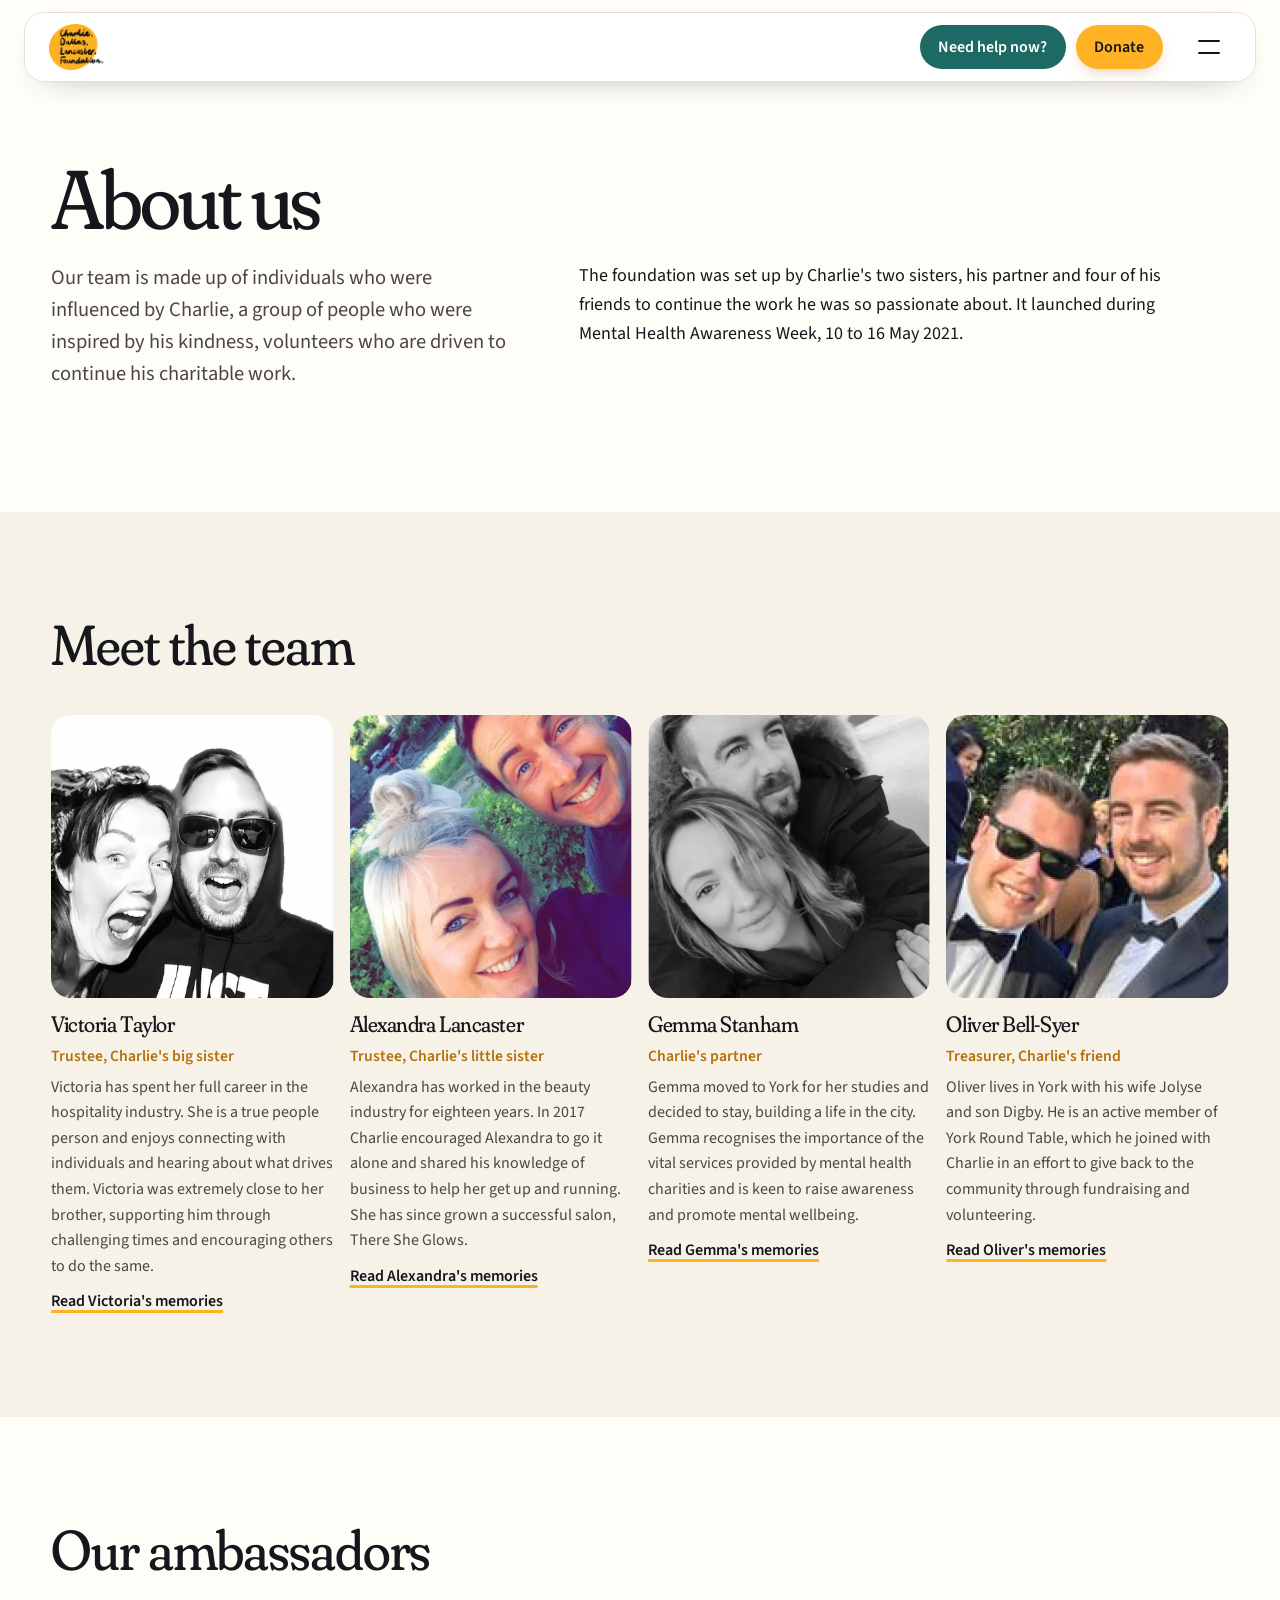
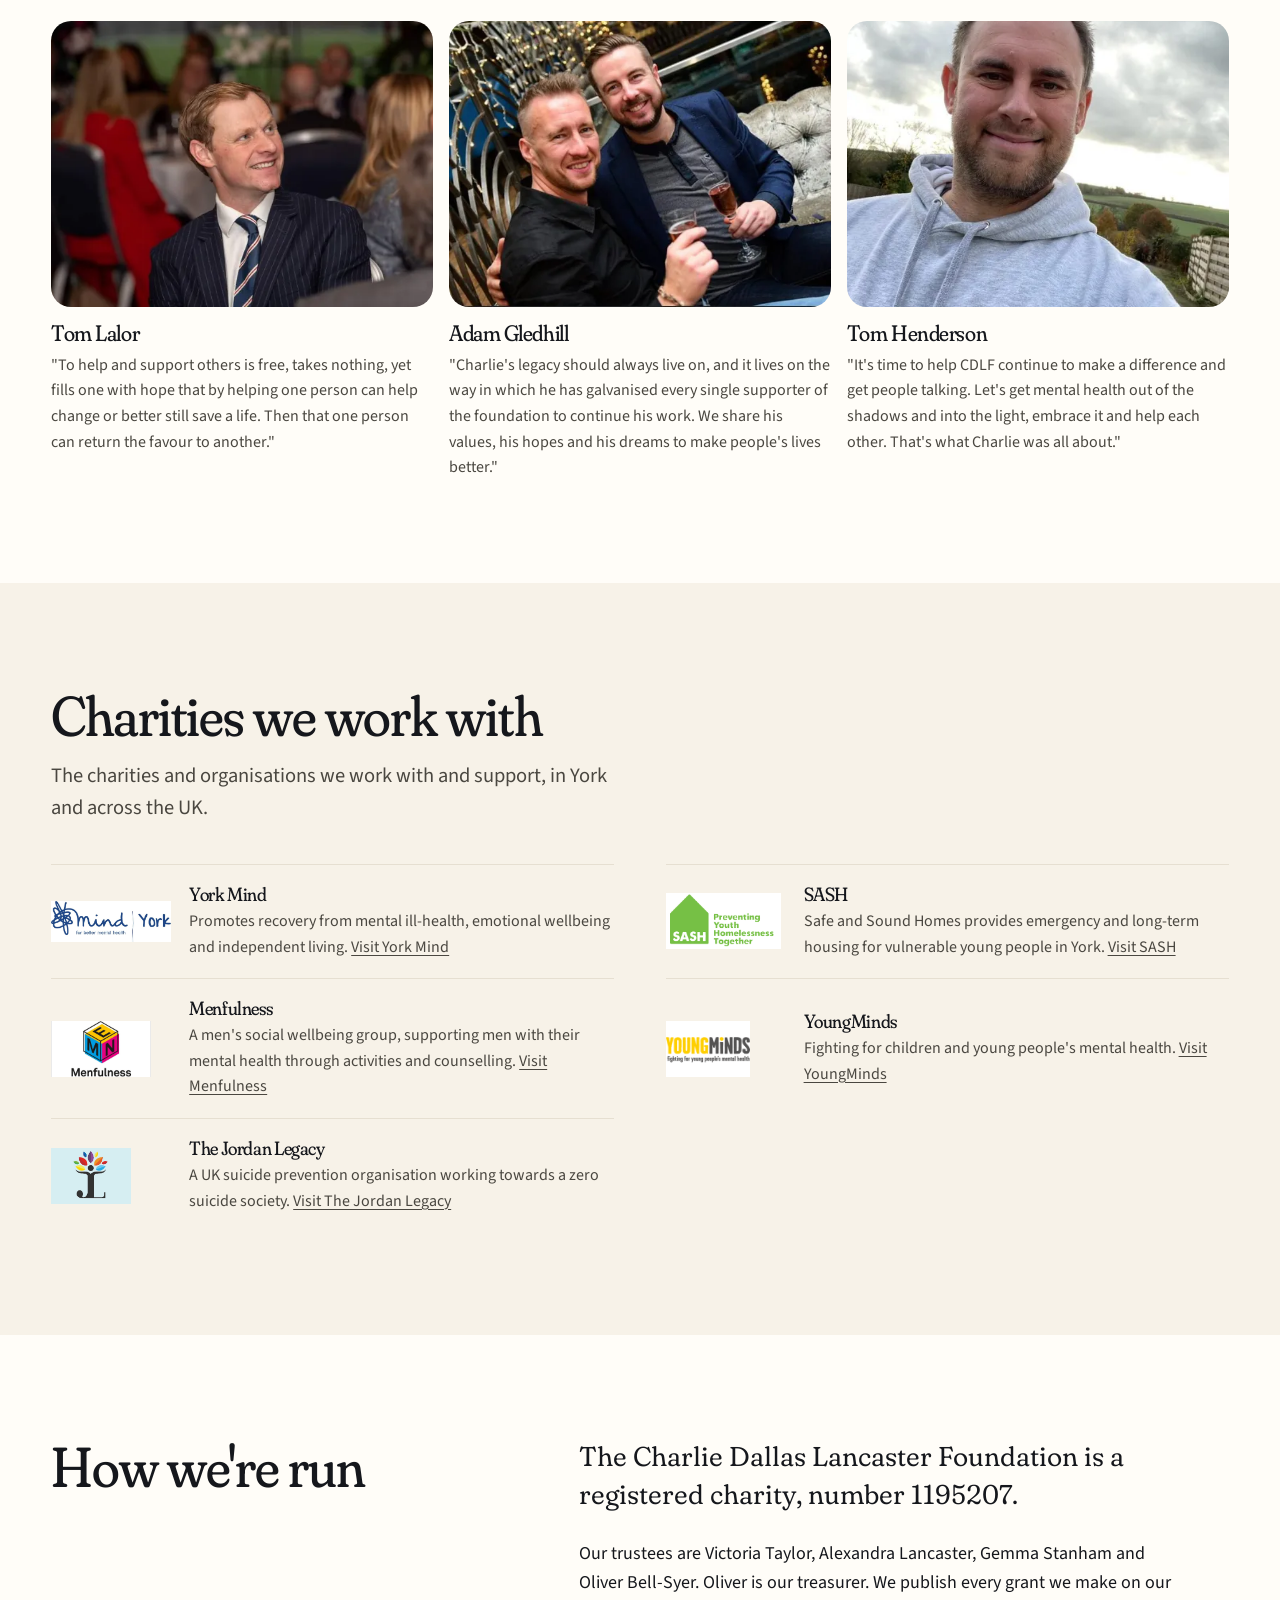
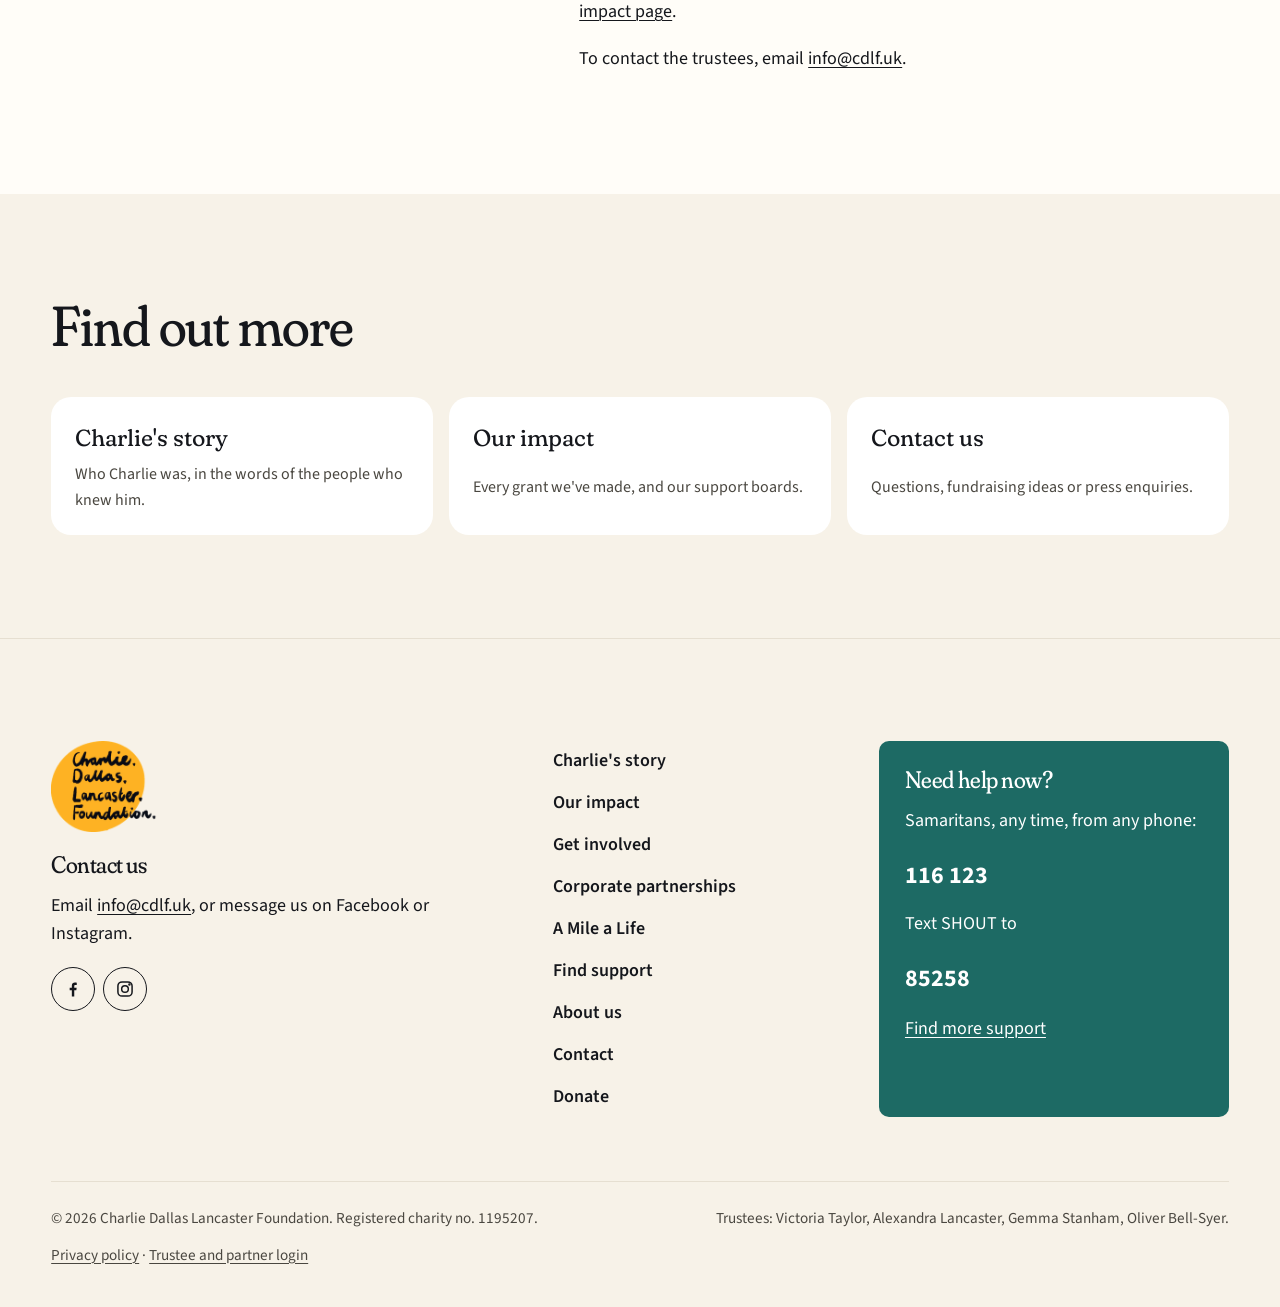
<file: about/index.html>
<!doctype html>
<html lang="en-GB">
<head>
<meta charset="utf-8">
<meta name="viewport" content="width=device-width, initial-scale=1">
<!-- PREVIEW-ONLY: keeps the GitHub Pages preview out of search engines. Remove this line on the production site (see LAUNCH.md). -->
<meta name="robots" content="noindex, nofollow">
<title>About Us and Our Team | CDLF</title>
<meta name="description" content="Meet the family and friends who run the Charlie Dallas Lancaster Foundation, our ambassadors and the charities we work with. Registered charity 1195207.">
<!-- Production URLs: these point at the live domain on purpose, never at the GitHub Pages preview. -->
<link rel="canonical" href="https://cdlf.uk/about/">
<meta property="og:type" content="website">
<meta property="og:site_name" content="Charlie Dallas Lancaster Foundation">
<meta property="og:locale" content="en_GB">
<meta property="og:title" content="About us | Charlie Dallas Lancaster Foundation">
<meta property="og:description" content="Meet the family and friends who run the Charlie Dallas Lancaster Foundation, our ambassadors and the charities we work with. Registered charity 1195207.">
<meta property="og:url" content="https://cdlf.uk/about/">
<meta property="og:image" content="https://cdlf.uk/assets/og-image.jpg">
<meta property="og:image:width" content="1200">
<meta property="og:image:height" content="630">
<meta property="og:image:alt" content="The Charlie Dallas Lancaster Foundation logo: hand-lettered words on a sunflower-yellow circle.">
<meta name="twitter:card" content="summary_large_image">
<link rel="icon" href="../favicon.ico" sizes="32x32">
<link rel="icon" href="../assets/icon-192.png" type="image/png" sizes="192x192">
<link rel="apple-touch-icon" href="../assets/apple-touch-icon.png">
<link rel="manifest" href="../site.webmanifest">
<meta name="theme-color" content="#FFB224">
<link rel="preconnect" href="https://fonts.googleapis.com">
<link rel="preconnect" href="https://fonts.gstatic.com" crossorigin>
<link href="https://fonts.googleapis.com/css2?family=Fraunces:opsz,wght,SOFT@48..144,340..420,100&family=Source+Sans+3:wght@400;600;700&display=swap" rel="stylesheet">
<script type="application/ld+json">
{
  "@context": "https://schema.org",
  "@graph": [
    {
      "@type": "AboutPage",
      "@id": "https://cdlf.uk/about/#webpage",
      "url": "https://cdlf.uk/about/",
      "name": "About us",
      "inLanguage": "en-GB",
      "isPartOf": { "@id": "https://cdlf.uk/#website" },
      "about": { "@id": "https://cdlf.uk/#organization" }
    },
    {
      "@type": "BreadcrumbList",
      "itemListElement": [
        { "@type": "ListItem", "position": 1, "name": "Home", "item": "https://cdlf.uk/" },
        { "@type": "ListItem", "position": 2, "name": "About us", "item": "https://cdlf.uk/about/" }
      ]
    }
  ]
}
</script>
<script>document.documentElement.classList.add('js');</script>
<link rel="stylesheet" href="../assets/site.css">
</head>
<body>
<a class="skip" href="#main">Skip to content</a>

<header class="site-header" id="top">
  <div class="wrap bar">
    <a class="brand" href="../" aria-label="Charlie Dallas Lancaster Foundation, home">
      <img src="../assets/logo.png" alt="" width="260" height="196">
    </a>
    <!-- Shown only without JavaScript; otherwise the same links live in the drop-down menu. -->
    <nav class="nav" aria-label="Main">
      <a href="../charlies-story/">Charlie's story</a>
      <a href="../our-impact/">Our impact</a>
      <a href="../get-involved/">Get involved</a>
      <a href="../a-mile-a-life/">A Mile a Life</a>
      <a href="../help/">Find support</a>
      <a href="../contact/">Contact</a>
    </nav>
    <div class="actions">
      <a class="btn btn-help" href="../help/" data-crisis><span class="lbl-long">Need help now?</span><span class="lbl-short" aria-hidden="true">Need help?</span></a>
      <a class="btn btn-donate" href="../get-involved/#donate">Donate</a>
    </div>
    <button class="menu-btn" type="button" aria-expanded="false" aria-controls="site-menu" aria-label="Menu">
      <span class="burger" aria-hidden="true"><span></span><span></span></span>
    </button>
  </div>
  <!-- Drop-down menu (all screen sizes): the header grows downwards to show the page links. -->
  <div class="menu-panel" id="site-menu" inert>
    <div class="menu-inner">
      <div class="menu-grid">
        <nav class="menu-links" aria-label="Pages">
          <a href="../charlies-story/" style="--i:0">Charlie's story</a>
          <a href="../our-impact/" style="--i:1">Our impact</a>
          <a href="../get-involved/" style="--i:2">Get involved</a>
          <a href="../corporate-partnerships/" style="--i:3">Corporate partnerships</a>
          <a href="../a-mile-a-life/" style="--i:4">A Mile a Life</a>
          <a href="../help/" style="--i:5">Find support</a>
          <a href="../about/" style="--i:6" aria-current="page">About us</a>
          <a href="../contact/" style="--i:7">Contact</a>
        </nav>
        <div class="menu-meta">
          <p>Get in touch: <a href="mailto:info@cdlf.uk">info@cdlf.uk</a></p>
          <p>Registered charity no. 1195207</p>
          <div class="social">
            <a href="https://www.facebook.com/CDLF.UK/" aria-label="CDLF on Facebook"><svg viewBox="0 0 24 24" fill="currentColor" aria-hidden="true"><path d="M13.5 21v-7.5h2.5l.4-3h-2.9V8.6c0-.9.3-1.5 1.5-1.5h1.5V4.4c-.3 0-1.2-.1-2.2-.1-2.2 0-3.7 1.3-3.7 3.8v2.4H8v3h2.6V21z"/></svg></a>
            <a href="https://www.instagram.com/c.d.l.foundation/" aria-label="CDLF on Instagram"><svg viewBox="0 0 24 24" fill="none" stroke="currentColor" stroke-width="1.8" aria-hidden="true"><rect x="3.5" y="3.5" width="17" height="17" rx="5"/><circle cx="12" cy="12" r="4"/><circle cx="17.3" cy="6.7" r=".6" fill="currentColor"/></svg></a>
          </div>
        </div>
      </div>
    </div>
  </div>
</header>

<main id="main">

  <section class="page-hero" aria-labelledby="page-title">
    <div class="wrap">
      <h1 class="page-title" id="page-title">About us</h1>
      <div class="split">
        <p class="lede">Our team is made up of individuals who were influenced by Charlie, a group of people who were inspired by his kindness, volunteers who are driven to continue his charitable work.</p>
        <p>The foundation was set up by Charlie's two sisters, his partner and four of his friends to continue the work he was so passionate about. It launched during Mental Health Awareness Week, 10 to 16 May 2021.</p>
      </div>
    </div>
  </section>

  <!-- Team text is the foundation's own, from cdlf.uk/our-team, lightly shortened. Ambassador quotes are excerpts of their own words. -->
  <section class="section section-alt" id="team" aria-labelledby="team-title">
    <div class="wrap">
      <div class="section-head">
        <h2 id="team-title">Meet the team</h2>
      </div>
      <div class="team">
        <article class="person">
          <img src="../assets/team-victoria-424.webp" width="424" height="428" loading="lazy" alt="Victoria and Charlie pulling happy faces in a black and white photo.">
          <h3>Victoria Taylor</h3>
          <p class="role">Trustee, Charlie's big sister</p>
          <p>Victoria has spent her full career in the hospitality industry. She is a true people person and enjoys connecting with individuals and hearing about what drives them. Victoria was extremely close to her brother, supporting him through challenging times and encouraging others to do the same.</p>
          <a class="text-link" href="../charlies-story/#memory-victoria">Read Victoria's memories</a>
        </article>
        <article class="person">
          <img src="../assets/team-alexandra-424.webp" width="424" height="428" loading="lazy" alt="Alexandra and Charlie smiling together in a selfie on a sunny hillside.">
          <h3>Alexandra Lancaster</h3>
          <p class="role">Trustee, Charlie's little sister</p>
          <p>Alexandra has worked in the beauty industry for eighteen years. In 2017 Charlie encouraged Alexandra to go it alone and shared his knowledge of business to help her get up and running. She has since grown a successful salon, There She Glows.</p>
          <a class="text-link" href="../charlies-story/#memory-alexandra">Read Alexandra's memories</a>
        </article>
        <article class="person">
          <img src="../assets/team-gemma-480.webp" width="480" height="629" loading="lazy" alt="Gemma resting her head against Charlie's in a black and white photo.">
          <h3>Gemma Stanham</h3>
          <p class="role">Charlie's partner</p>
          <p>Gemma moved to York for her studies and decided to stay, building a life in the city. Gemma recognises the importance of the vital services provided by mental health charities and is keen to raise awareness and promote mental wellbeing.</p>
          <a class="text-link" href="../charlies-story/#memory-gemma">Read Gemma's memories</a>
        </article>
        <article class="person">
          <img src="../assets/team-oliver-424.webp" width="424" height="428" loading="lazy" alt="Oliver and Charlie in black tie, smiling together outdoors.">
          <h3>Oliver Bell-Syer</h3>
          <p class="role">Treasurer, Charlie's friend</p>
          <p>Oliver lives in York with his wife Jolyse and son Digby. He is an active member of York Round Table, which he joined with Charlie in an effort to give back to the community through fundraising and volunteering.</p>
          <a class="text-link" href="../charlies-story/#memory-oliver">Read Oliver's memories</a>
        </article>
      </div>
    </div>
  </section>

  <section class="section" aria-labelledby="ambassadors-title">
    <div class="wrap">
      <div class="section-head">
        <h2 id="ambassadors-title">Our ambassadors</h2>
      </div>
      <div class="team team-ambassadors">
        <article class="person">
          <img src="../assets/team-tom-lalor-600.webp" width="600" height="400" loading="lazy" alt="Tom Lalor in a suit and striped tie at a formal dinner.">
          <h3>Tom Lalor</h3>
          <p>"To help and support others is free, takes nothing, yet fills one with hope that by helping one person can help change or better still save a life. Then that one person can return the favour to another."</p>
        </article>
        <article class="person">
          <img src="../assets/team-adam-600.webp" width="600" height="452" loading="lazy" alt="Adam Gledhill on a sofa at a night out, sitting with a friend and smiling.">
          <h3>Adam Gledhill</h3>
          <p>"Charlie's legacy should always live on, and it lives on the way in which he has galvanised every single supporter of the foundation to continue his work. We share his values, his hopes and his dreams to make people's lives better."</p>
        </article>
        <article class="person">
          <img src="../assets/team-tom-henderson-480.webp" width="480" height="640" loading="lazy" alt="Tom Henderson smiling outdoors in a grey hoodie with the CDLF logo.">
          <h3>Tom Henderson</h3>
          <p>"It's time to help CDLF continue to make a difference and get people talking. Let's get mental health out of the shadows and into the light, embrace it and help each other. That's what Charlie was all about."</p>
        </article>
      </div>
    </div>
  </section>

  <section class="section section-alt" id="partners" aria-labelledby="partners-title">
    <div class="wrap">
      <div class="section-head">
        <h2 id="partners-title">Charities we work with</h2>
        <p class="lede">The charities and organisations we work with and support, in York and across the UK.</p>
      </div>
      <ul class="partner-list">
        <li><img src="../assets/p-yorkmind.png" width="425" height="144" alt="" loading="lazy"><div><h3>York Mind</h3><p>Promotes recovery from mental ill-health, emotional wellbeing and independent living. <a href="https://www.yorkmind.org.uk/">Visit York Mind</a></p></div></li>
        <li><img src="../assets/p-sash.png" width="336" height="163" alt="" loading="lazy"><div><h3>SASH</h3><p>Safe and Sound Homes provides emergency and long-term housing for vulnerable young people in York. <a href="https://www.sash-uk.org.uk/">Visit SASH</a></p></div></li>
        <li><img src="../assets/p-menfulness.png" width="300" height="168" alt="" loading="lazy"><div><h3>Menfulness</h3><p>A men's social wellbeing group, supporting men with their mental health through activities and counselling. <a href="https://menfulness.org/">Visit Menfulness</a></p></div></li>
        <li><img src="../assets/p-youngminds.png" width="200" height="133" alt="" loading="lazy"><div><h3>YoungMinds</h3><p>Fighting for children and young people's mental health. <a href="https://www.youngminds.org.uk/">Visit YoungMinds</a></p></div></li>
        <li><img src="../assets/p-jordan.jpg" width="610" height="428" alt="" loading="lazy"><div><h3>The Jordan Legacy</h3><p>A UK suicide prevention organisation working towards a zero suicide society. <a href="https://thejordanlegacy.com/">Visit The Jordan Legacy</a></p></div></li>
      </ul>
    </div>
  </section>

  <section class="section" aria-labelledby="governance-title">
    <div class="wrap split">
      <div><h2 id="governance-title">How we're run</h2></div>
      <div class="prose">
        <p>The Charlie Dallas Lancaster Foundation is a registered charity, number 1195207.</p>
        <p>Our trustees are Victoria Taylor, Alexandra Lancaster, Gemma Stanham and Oliver Bell-Syer. Oliver is our treasurer. We publish every grant we make on our <a href="../our-impact/">impact page</a>.</p>
        <p>To contact the trustees, email <a href="mailto:info@cdlf.uk">info@cdlf.uk</a>.</p>
      </div>
    </div>
  </section>

  <section class="section section-alt" aria-labelledby="next-title">
    <div class="wrap">
      <h2 id="next-title" class="section-head">Find out more</h2>
      <div class="next-links">
        <a class="next-link" href="../charlies-story/"><strong>Charlie's story</strong><span>Who Charlie was, in the words of the people who knew him.</span></a>
        <a class="next-link" href="../our-impact/"><strong>Our impact</strong><span>Every grant we've made, and our support boards.</span></a>
        <a class="next-link" href="../contact/"><strong>Contact us</strong><span>Questions, fundraising ideas or press enquiries.</span></a>
      </div>
    </div>
  </section>
</main>

<footer class="site-footer" id="contact-us">
  <div class="wrap">
    <div class="foot-grid">
      <div>
        <img src="../assets/logo.png" alt="Charlie Dallas Lancaster Foundation" width="120" style="width:120px">
        <h2 class="foot-title">Contact us</h2>
        <p>Email <a href="mailto:info@cdlf.uk">info@cdlf.uk</a>, or message us on Facebook or Instagram.</p>
        <div class="social">
          <a href="https://www.facebook.com/CDLF.UK/" aria-label="CDLF on Facebook"><svg viewBox="0 0 24 24" fill="currentColor" aria-hidden="true"><path d="M13.5 21v-7.5h2.5l.4-3h-2.9V8.6c0-.9.3-1.5 1.5-1.5h1.5V4.4c-.3 0-1.2-.1-2.2-.1-2.2 0-3.7 1.3-3.7 3.8v2.4H8v3h2.6V21z"/></svg></a>
          <a href="https://www.instagram.com/c.d.l.foundation/" aria-label="CDLF on Instagram"><svg viewBox="0 0 24 24" fill="none" stroke="currentColor" stroke-width="1.8" aria-hidden="true"><rect x="3.5" y="3.5" width="17" height="17" rx="5"/><circle cx="12" cy="12" r="4"/><circle cx="17.3" cy="6.7" r=".6" fill="currentColor"/></svg></a>
        </div>
      </div>
      <nav aria-label="Footer">
        <ul class="foot-links">
          <li><a href="../charlies-story/">Charlie's story</a></li>
          <li><a href="../our-impact/">Our impact</a></li>
          <li><a href="../get-involved/">Get involved</a></li>
          <li><a href="../corporate-partnerships/">Corporate partnerships</a></li>
          <li><a href="../a-mile-a-life/">A Mile a Life</a></li>
          <li><a href="../help/">Find support</a></li>
          <li><a href="../about/">About us</a></li>
          <li><a href="../contact/">Contact</a></li>
          <li><a href="../get-involved/#donate">Donate</a></li>
        </ul>
      </nav>
      <div class="foot-help help-surface">
        <h2>Need help now?</h2>
        <p>Samaritans, any time, from any phone:</p>
        <a class="num" href="tel:116123">116 123</a>
        <p style="margin-top:12px">Text SHOUT to</p>
        <a class="num" href="sms:85258?&amp;body=SHOUT">85258</a>
        <p style="margin:14px 0 0"><a href="../help/">Find more support</a></p>
      </div>
    </div>
    <div class="legal">
      <p>&copy; 2026 Charlie Dallas Lancaster Foundation. Registered charity no. 1195207.</p>
      <p>Trustees: Victoria Taylor, Alexandra Lancaster, Gemma Stanham, Oliver Bell-Syer.</p>
      <p><a href="https://cdlf.uk/privacy-policy/">Privacy policy</a> &middot; <a href="../login/">Trustee and partner login</a></p>
    </div>
  </div>
</footer>

<dialog class="film-dialog" id="film-dialog" aria-label="Film, with sound">
  <button class="close" type="button" data-close-film>
    <svg viewBox="0 0 24 24" fill="none" stroke="currentColor" stroke-width="2.2" stroke-linecap="round" aria-hidden="true"><path d="M6 6l12 12M18 6L6 18"/></svg>
    Close
  </button>
  <div class="film-frame"></div>
</dialog>

<!-- Crisis numbers overlay. The trigger links to the help page, so it still works without JavaScript. -->
<dialog class="crisis" id="crisis" aria-labelledby="crisis-title">
  <div class="crisis-inner">
    <div class="crisis-top">
      <h2 id="crisis-title">Need help now?</h2>
      <button class="close" type="button" data-close-crisis aria-label="Close">
        <svg viewBox="0 0 24 24" fill="none" stroke="currentColor" stroke-width="2" stroke-linecap="round"><path d="M6 6l12 12M18 6L6 18"/></svg>
      </button>
    </div>
    <p class="now">If someone's life is at risk, call 999 or go to A&amp;E.</p>
    <div class="crisis-tiles">
      <a class="crisis-tile" href="tel:116123"><span class="who">Samaritans</span><span class="how">116 123</span><span class="when">Any time, from any phone</span></a>
      <a class="crisis-tile" href="sms:85258?&amp;body=SHOUT"><span class="who">Shout</span><span class="how">Text SHOUT to 85258</span><span class="when">Any time, day or night</span></a>
      <a class="crisis-tile" href="tel:111"><span class="who">NHS 111</span><span class="how">111</span><span class="when">Choose the mental health option</span></a>
      <a class="crisis-tile" href="tel:0800585858"><span class="who">CALM</span><span class="how">0800 58 58 58</span><span class="when">5pm to midnight, every day</span></a>
    </div>
    <a class="text-link more" href="../help/">Find more support</a>
  </div>
</dialog>

<script src="../assets/site.js"></script>
</body>
</html>
</file>
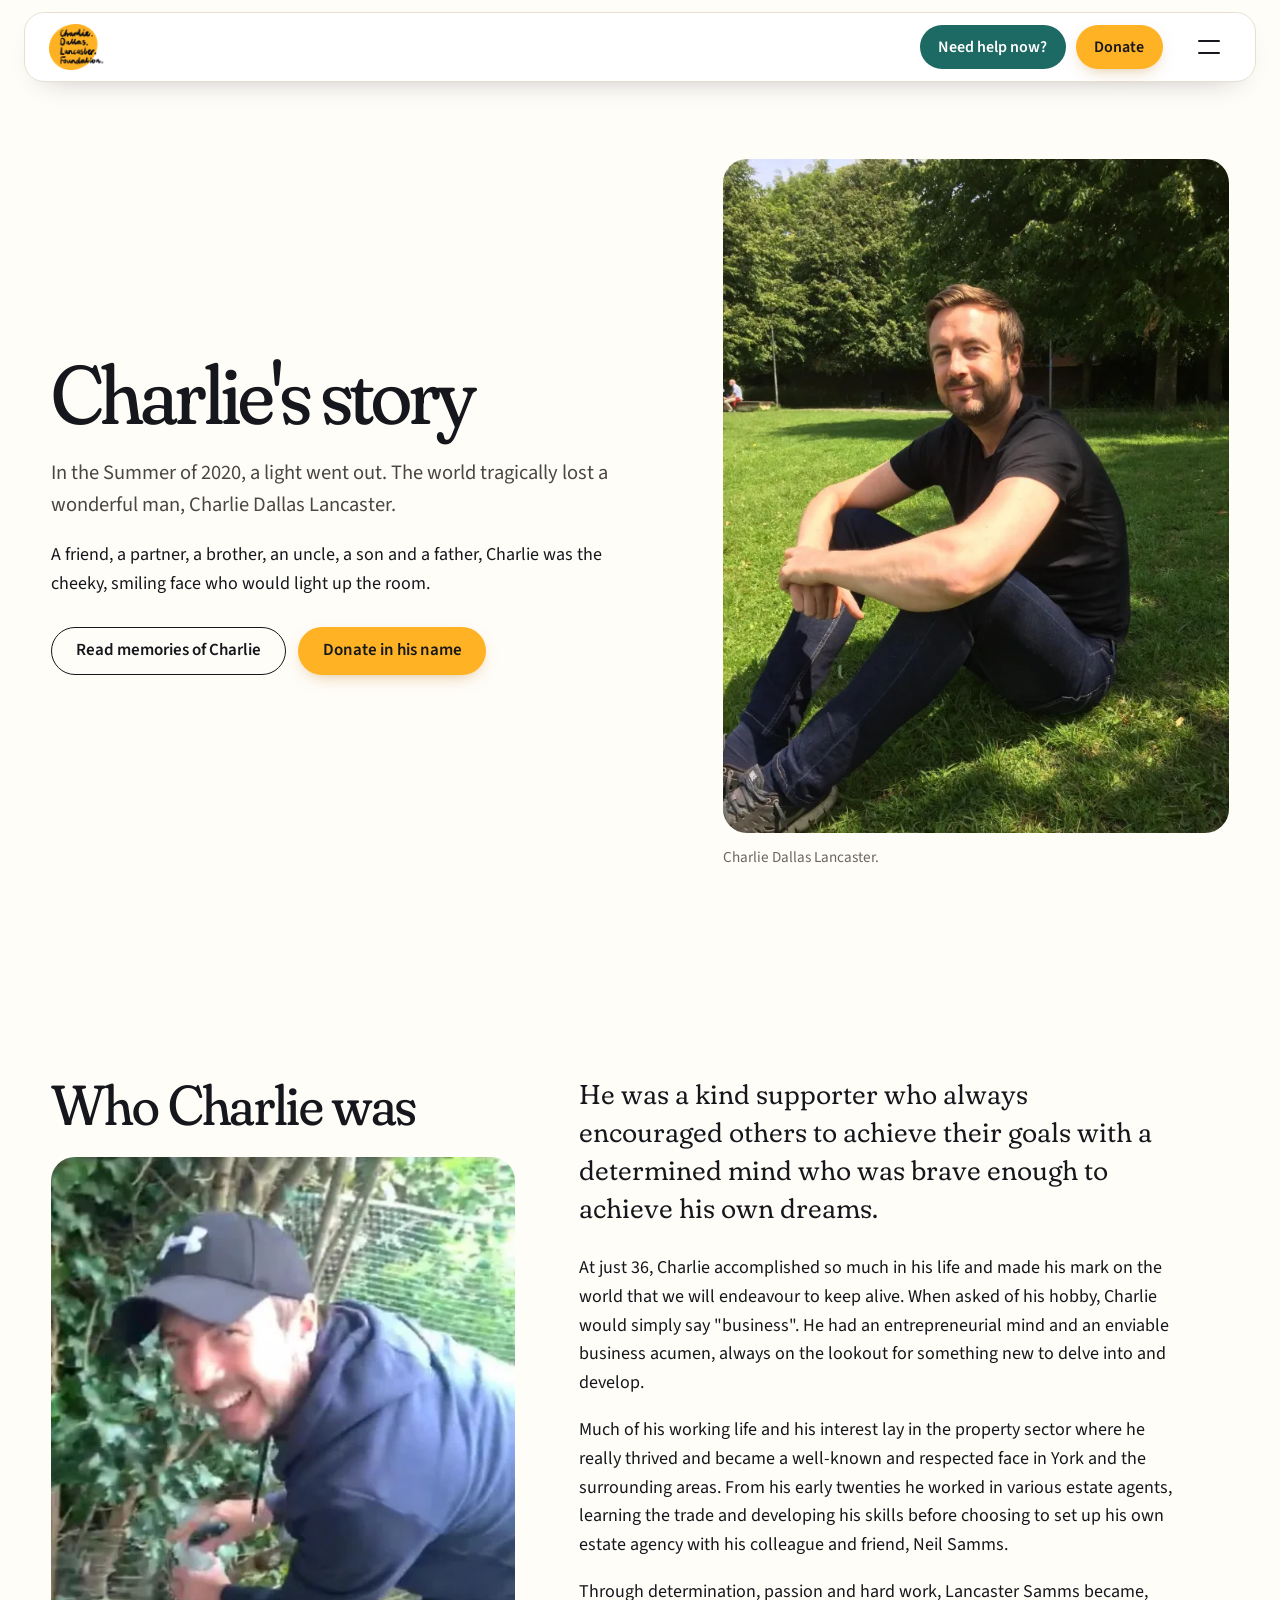
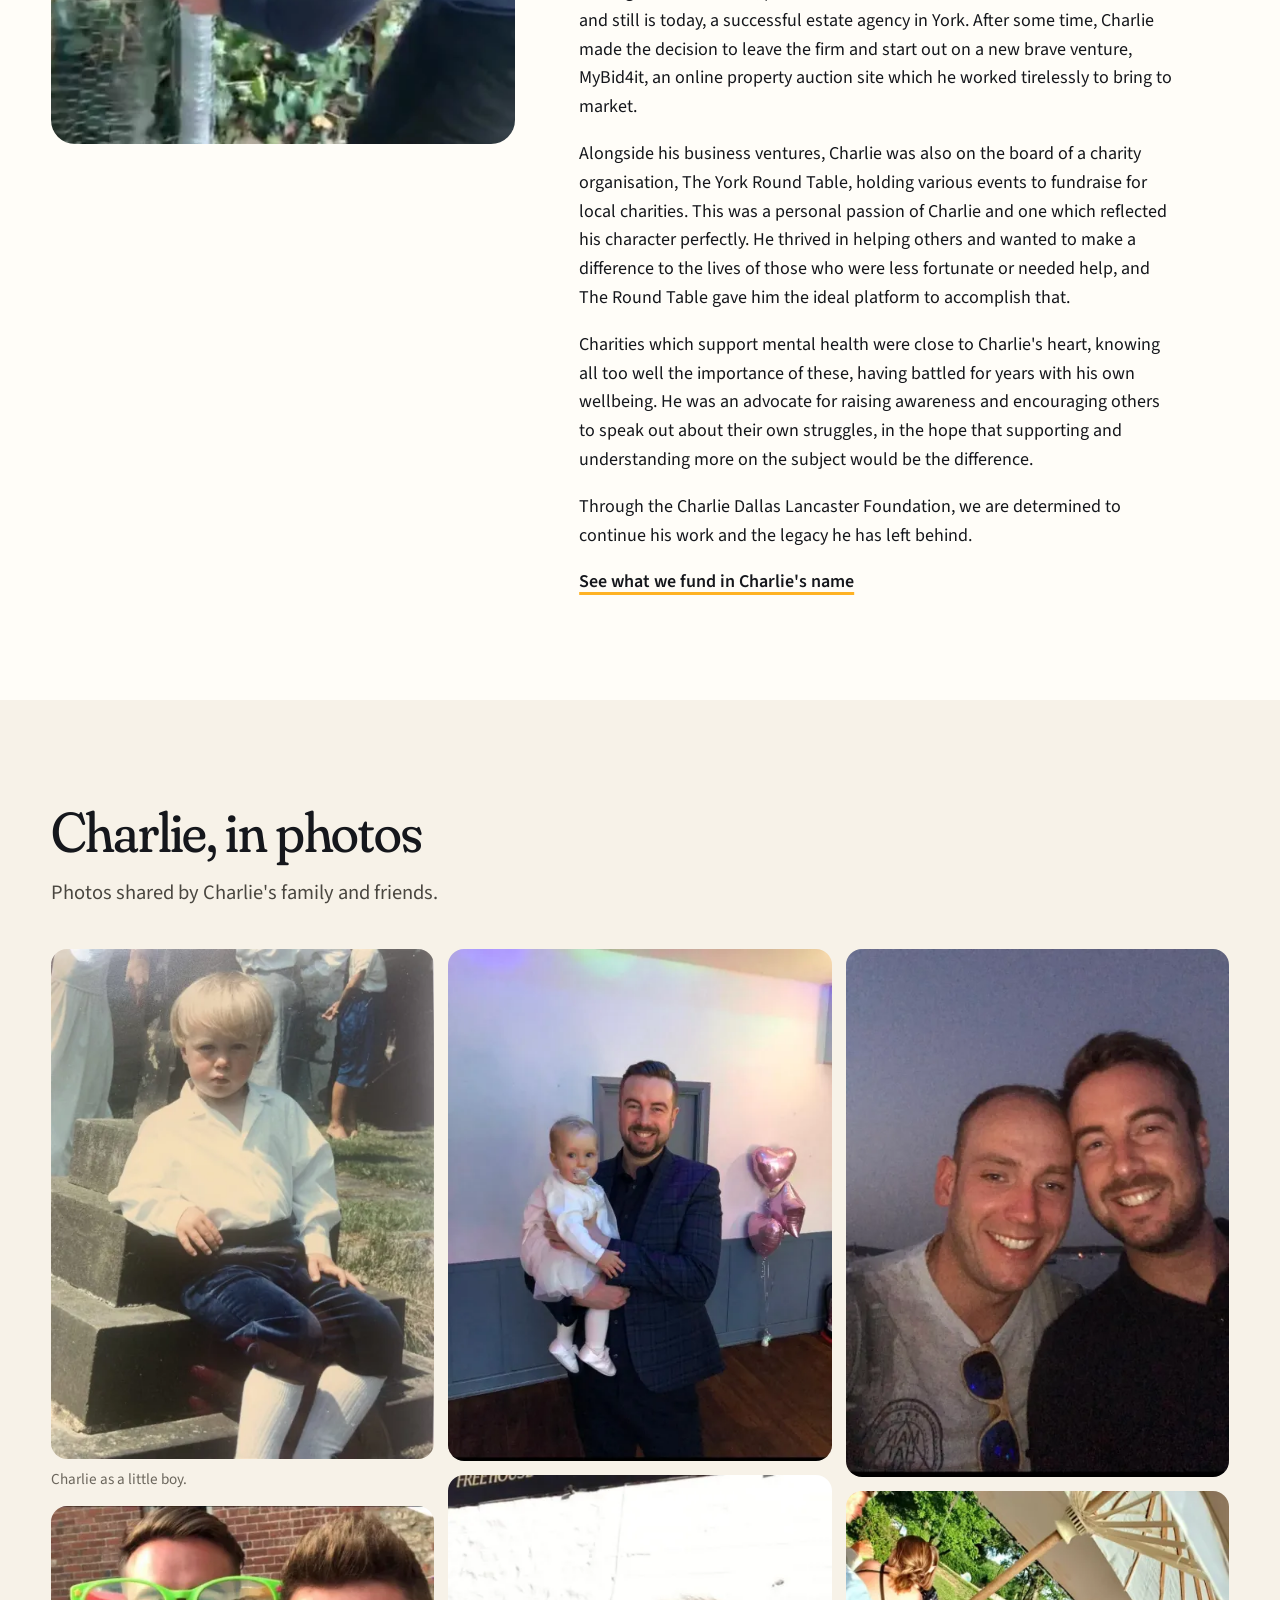
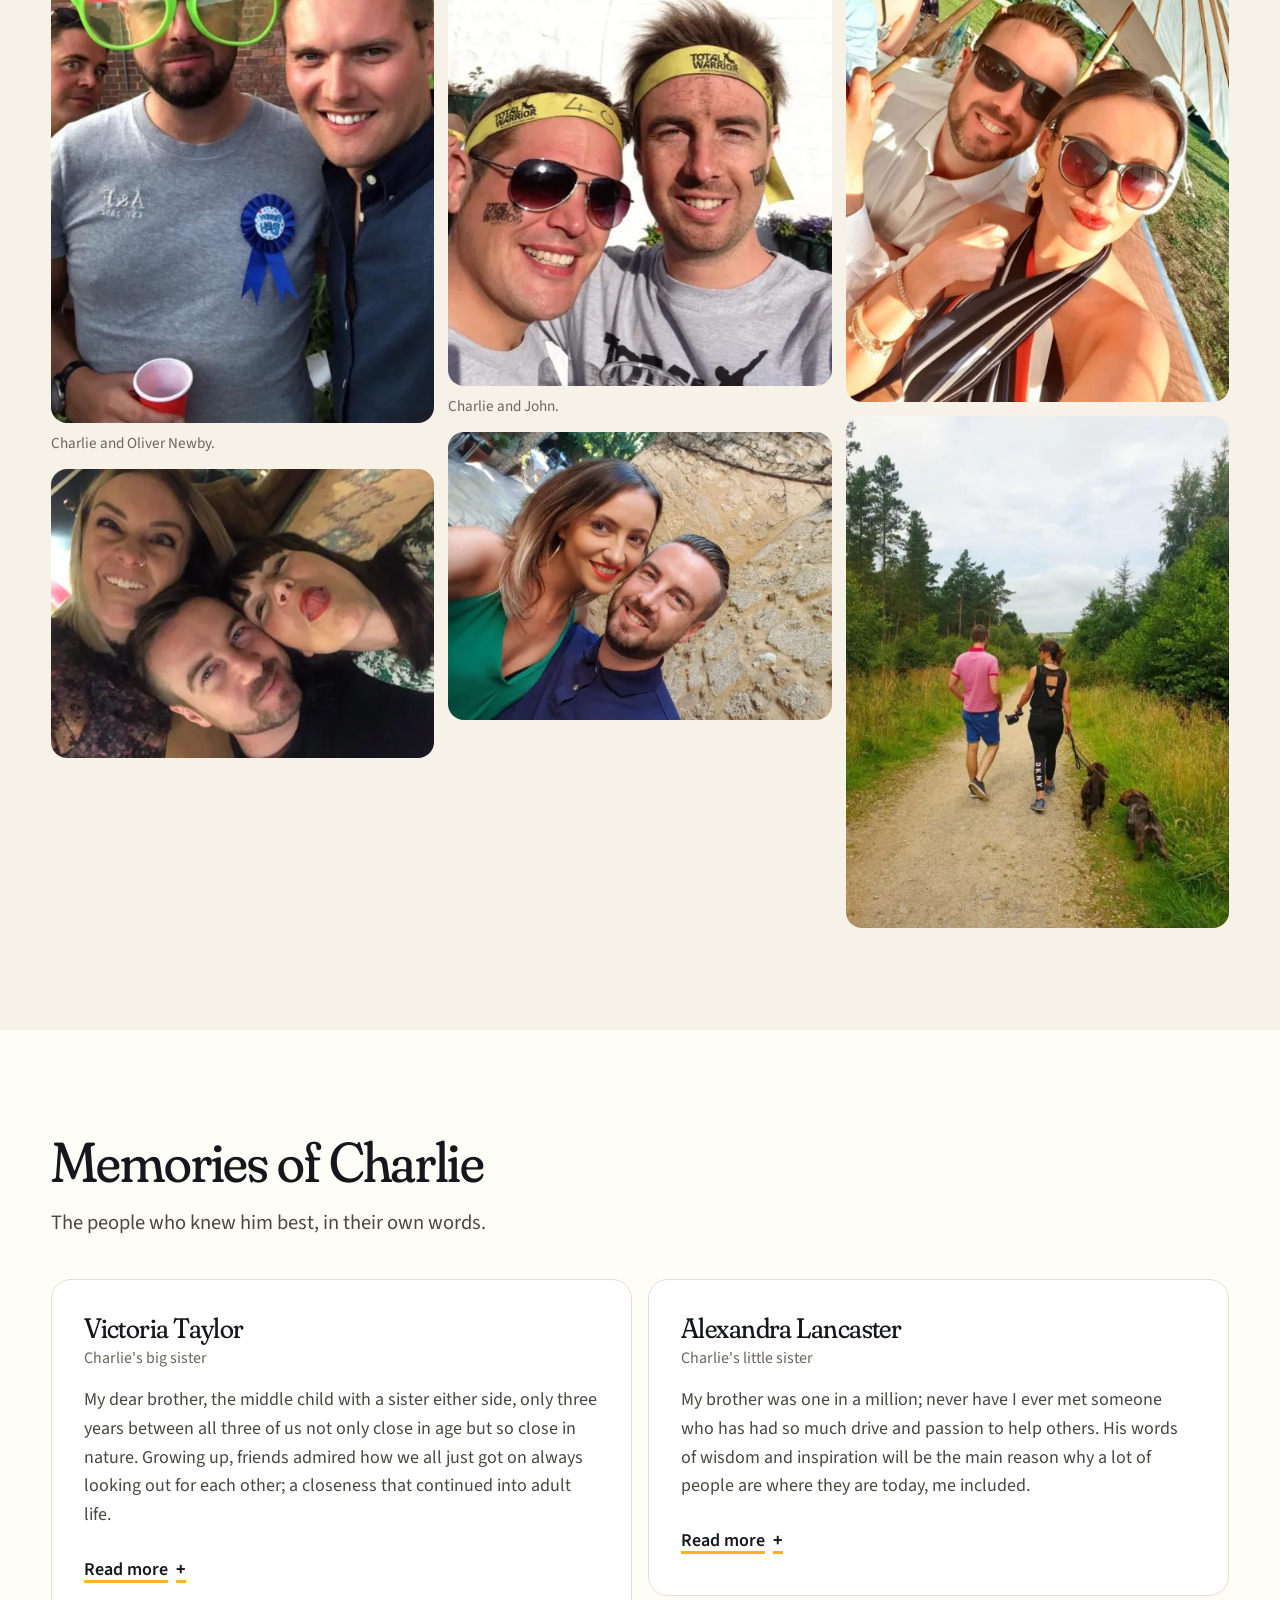
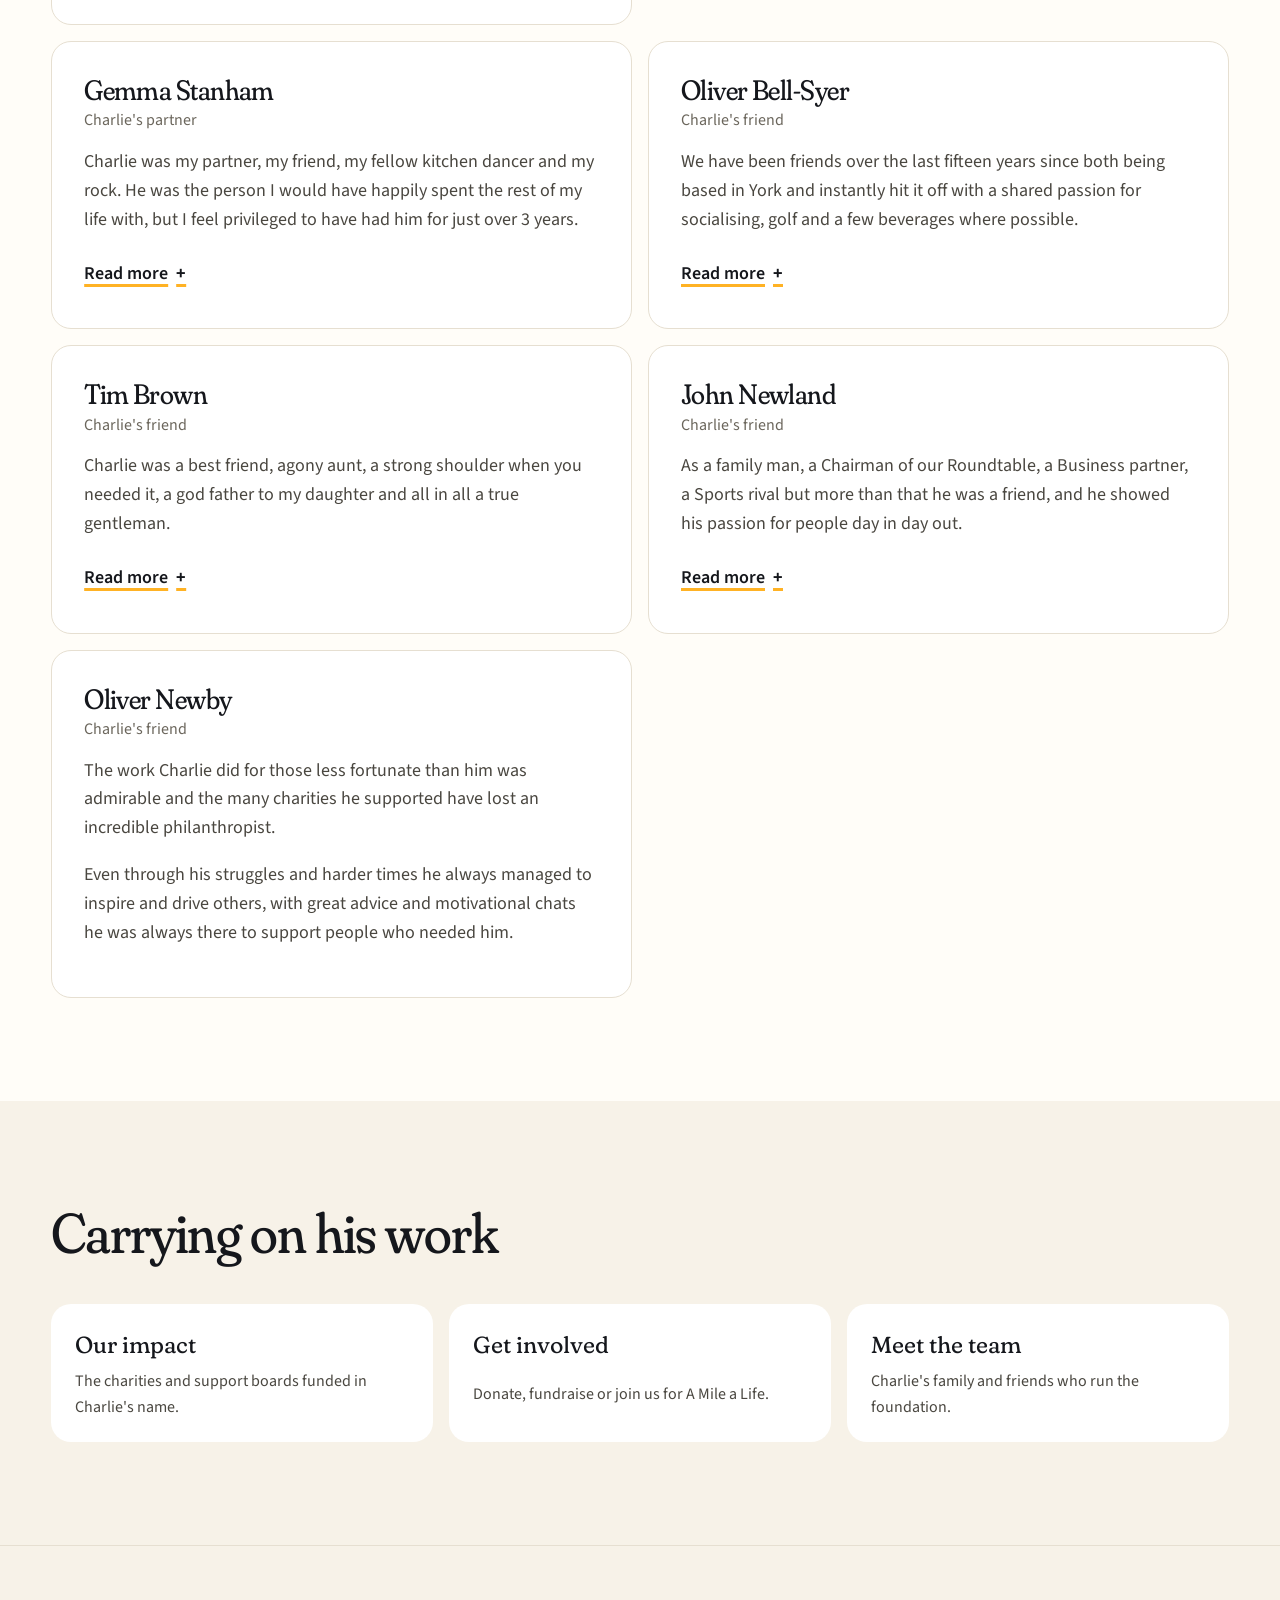
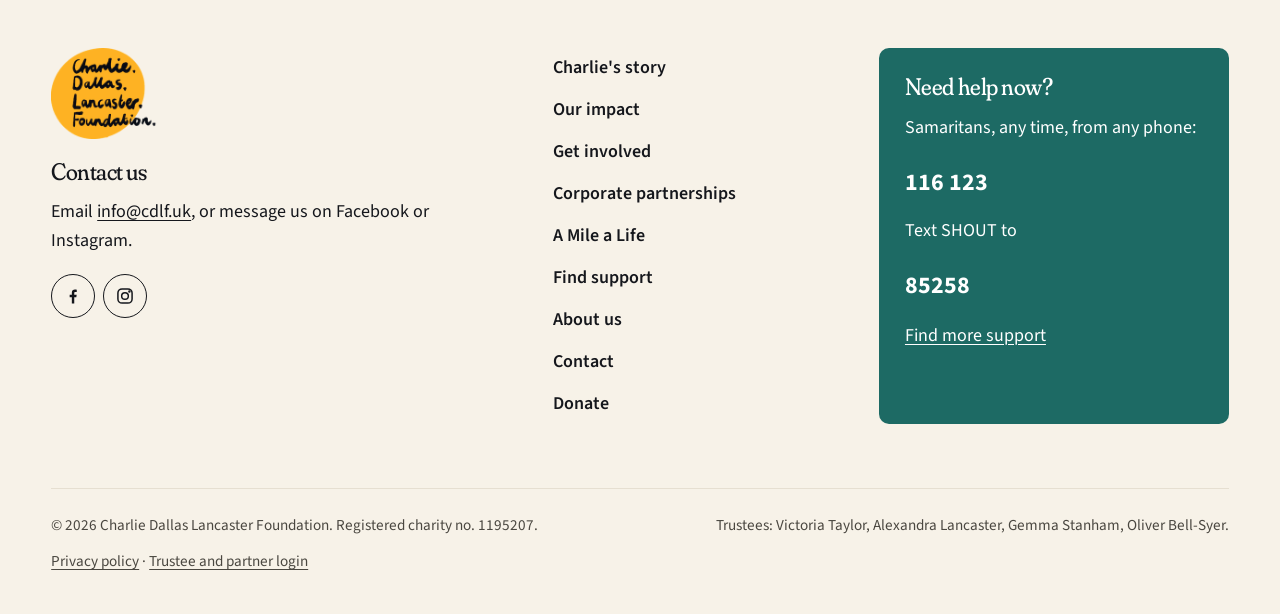
<file: charlies-story/index.html>
<!doctype html>
<html lang="en-GB">
<head>
<meta charset="utf-8">
<meta name="viewport" content="width=device-width, initial-scale=1">
<!-- PREVIEW-ONLY: keeps the GitHub Pages preview out of search engines. Remove this line on the production site (see LAUNCH.md). -->
<meta name="robots" content="noindex, nofollow">
<title>Charlie's Story | CDLF</title>
<meta name="description" content="The story of Charlie Dallas Lancaster, the York businessman and fundraiser whose memory inspired the foundation, with memories from his family and friends.">
<!-- Production URLs: these point at the live domain on purpose, never at the GitHub Pages preview. -->
<link rel="canonical" href="https://cdlf.uk/charlies-story/">
<meta property="og:type" content="website">
<meta property="og:site_name" content="Charlie Dallas Lancaster Foundation">
<meta property="og:locale" content="en_GB">
<meta property="og:title" content="Charlie's story | Charlie Dallas Lancaster Foundation">
<meta property="og:description" content="The story of Charlie Dallas Lancaster, the York businessman and fundraiser whose memory inspired the foundation, with memories from his family and friends.">
<meta property="og:url" content="https://cdlf.uk/charlies-story/">
<meta property="og:image" content="https://cdlf.uk/assets/og-image.jpg">
<meta property="og:image:width" content="1200">
<meta property="og:image:height" content="630">
<meta property="og:image:alt" content="The Charlie Dallas Lancaster Foundation logo: hand-lettered words on a sunflower-yellow circle.">
<meta name="twitter:card" content="summary_large_image">
<link rel="icon" href="../favicon.ico" sizes="32x32">
<link rel="icon" href="../assets/icon-192.png" type="image/png" sizes="192x192">
<link rel="apple-touch-icon" href="../assets/apple-touch-icon.png">
<link rel="manifest" href="../site.webmanifest">
<meta name="theme-color" content="#FFB224">
<link rel="preconnect" href="https://fonts.googleapis.com">
<link rel="preconnect" href="https://fonts.gstatic.com" crossorigin>
<link href="https://fonts.googleapis.com/css2?family=Fraunces:opsz,wght,SOFT@48..144,340..420,100&family=Source+Sans+3:wght@400;600;700&display=swap" rel="stylesheet">
<script type="application/ld+json">
{
  "@context": "https://schema.org",
  "@graph": [
    {
      "@type": "AboutPage",
      "@id": "https://cdlf.uk/charlies-story/#webpage",
      "url": "https://cdlf.uk/charlies-story/",
      "name": "Charlie's story",
      "inLanguage": "en-GB",
      "isPartOf": { "@id": "https://cdlf.uk/#website" },
      "about": { "@id": "https://cdlf.uk/#organization" }
    },
    {
      "@type": "BreadcrumbList",
      "itemListElement": [
        { "@type": "ListItem", "position": 1, "name": "Home", "item": "https://cdlf.uk/" },
        { "@type": "ListItem", "position": 2, "name": "Charlie's story", "item": "https://cdlf.uk/charlies-story/" }
      ]
    }
  ]
}
</script>
<script>document.documentElement.classList.add('js');</script>
<link rel="stylesheet" href="../assets/site.css">
</head>
<body>
<a class="skip" href="#main">Skip to content</a>

<header class="site-header" id="top">
  <div class="wrap bar">
    <a class="brand" href="../" aria-label="Charlie Dallas Lancaster Foundation, home">
      <img src="../assets/logo.png" alt="" width="260" height="196">
    </a>
    <!-- Shown only without JavaScript; otherwise the same links live in the drop-down menu. -->
    <nav class="nav" aria-label="Main">
      <a href="../charlies-story/">Charlie's story</a>
      <a href="../our-impact/">Our impact</a>
      <a href="../get-involved/">Get involved</a>
      <a href="../a-mile-a-life/">A Mile a Life</a>
      <a href="../help/">Find support</a>
      <a href="../contact/">Contact</a>
    </nav>
    <div class="actions">
      <a class="btn btn-help" href="../help/" data-crisis><span class="lbl-long">Need help now?</span><span class="lbl-short" aria-hidden="true">Need help?</span></a>
      <a class="btn btn-donate" href="../get-involved/#donate">Donate</a>
    </div>
    <button class="menu-btn" type="button" aria-expanded="false" aria-controls="site-menu" aria-label="Menu">
      <span class="burger" aria-hidden="true"><span></span><span></span></span>
    </button>
  </div>
  <!-- Drop-down menu (all screen sizes): the header grows downwards to show the page links. -->
  <div class="menu-panel" id="site-menu" inert>
    <div class="menu-inner">
      <div class="menu-grid">
        <nav class="menu-links" aria-label="Pages">
          <a href="../charlies-story/" style="--i:0" aria-current="page">Charlie's story</a>
          <a href="../our-impact/" style="--i:1">Our impact</a>
          <a href="../get-involved/" style="--i:2">Get involved</a>
          <a href="../corporate-partnerships/" style="--i:3">Corporate partnerships</a>
          <a href="../a-mile-a-life/" style="--i:4">A Mile a Life</a>
          <a href="../help/" style="--i:5">Find support</a>
          <a href="../about/" style="--i:6">About us</a>
          <a href="../contact/" style="--i:7">Contact</a>
        </nav>
        <div class="menu-meta">
          <p>Get in touch: <a href="mailto:info@cdlf.uk">info@cdlf.uk</a></p>
          <p>Registered charity no. 1195207</p>
          <div class="social">
            <a href="https://www.facebook.com/CDLF.UK/" aria-label="CDLF on Facebook"><svg viewBox="0 0 24 24" fill="currentColor" aria-hidden="true"><path d="M13.5 21v-7.5h2.5l.4-3h-2.9V8.6c0-.9.3-1.5 1.5-1.5h1.5V4.4c-.3 0-1.2-.1-2.2-.1-2.2 0-3.7 1.3-3.7 3.8v2.4H8v3h2.6V21z"/></svg></a>
            <a href="https://www.instagram.com/c.d.l.foundation/" aria-label="CDLF on Instagram"><svg viewBox="0 0 24 24" fill="none" stroke="currentColor" stroke-width="1.8" aria-hidden="true"><rect x="3.5" y="3.5" width="17" height="17" rx="5"/><circle cx="12" cy="12" r="4"/><circle cx="17.3" cy="6.7" r=".6" fill="currentColor"/></svg></a>
          </div>
        </div>
      </div>
    </div>
  </div>
</header>

<main id="main">

  <section class="page-hero" aria-labelledby="page-title">
    <div class="wrap page-hero-grid">
      <div>
        <h1 class="page-title" id="page-title">Charlie's story</h1>
        <p class="lede">In the Summer of 2020, a light went out. The world tragically lost a wonderful man, Charlie Dallas Lancaster.</p>
        <p>A friend, a partner, a brother, an uncle, a son and a father, Charlie was the cheeky, smiling face who would light up the room.</p>
        <div class="hero-cta">
          <a class="btn btn-quiet" href="#memories">Read memories of Charlie</a>
          <a class="btn btn-donate" href="../get-involved/#donate">Donate in his name</a>
        </div>
      </div>
      <figure class="page-photo">
        <img src="../assets/story-charlie-grass-1000.webp" srcset="../assets/story-charlie-grass-640.webp 640w, ../assets/story-charlie-grass-1000.webp 1000w" sizes="(max-width: 860px) 100vw, 42vw" width="1000" height="1333" fetchpriority="high" alt="Charlie sitting on the grass in a sunny park, smiling, in a black T-shirt and jeans.">
        <figcaption>Charlie Dallas Lancaster.</figcaption>
      </figure>
    </div>
  </section>

  <!-- Charlie's story is the family's own text from cdlf.uk/about-charlie, unchanged apart from light punctuation. -->
  <section class="section" aria-labelledby="life-title">
    <div class="wrap split">
      <div class="split-sticky">
        <h2 id="life-title">Who Charlie was</h2>
        <figure class="page-photo" style="margin-top:22px">
          <img src="../assets/story-laughing-575.webp" srcset="../assets/story-laughing-480.webp 480w, ../assets/story-laughing-575.webp 575w" sizes="(max-width: 860px) 100vw, 36vw" width="575" height="727" loading="lazy" alt="Charlie laughing at the camera, wearing a cap and a navy hoodie, in a garden full of ivy.">
        </figure>
      </div>
      <div class="prose">
        <p>He was a kind supporter who always encouraged others to achieve their goals with a determined mind who was brave enough to achieve his own dreams.</p>
        <p>At just 36, Charlie accomplished so much in his life and made his mark on the world that we will endeavour to keep alive. When asked of his hobby, Charlie would simply say "business". He had an entrepreneurial mind and an enviable business acumen, always on the lookout for something new to delve into and develop.</p>
        <p>Much of his working life and his interest lay in the property sector where he really thrived and became a well-known and respected face in York and the surrounding areas. From his early twenties he worked in various estate agents, learning the trade and developing his skills before choosing to set up his own estate agency with his colleague and friend, Neil Samms.</p>
        <p>Through determination, passion and hard work, Lancaster Samms became, and still is today, a successful estate agency in York. After some time, Charlie made the decision to leave the firm and start out on a new brave venture, MyBid4it, an online property auction site which he worked tirelessly to bring to market.</p>
        <p>Alongside his business ventures, Charlie was also on the board of a charity organisation, The York Round Table, holding various events to fundraise for local charities. This was a personal passion of Charlie and one which reflected his character perfectly. He thrived in helping others and wanted to make a difference to the lives of those who were less fortunate or needed help, and The Round Table gave him the ideal platform to accomplish that.</p>
        <p>Charities which support mental health were close to Charlie's heart, knowing all too well the importance of these, having battled for years with his own wellbeing. He was an advocate for raising awareness and encouraging others to speak out about their own struggles, in the hope that supporting and understanding more on the subject would be the difference.</p>
        <p>Through the Charlie Dallas Lancaster Foundation, we are determined to continue his work and the legacy he has left behind.</p>
        <div class="link-row">
          <a class="text-link" href="../our-impact/">See what we fund in Charlie's name</a>
        </div>
      </div>
    </div>
  </section>

  <section class="section section-alt" aria-labelledby="gallery-title">
    <div class="wrap">
      <div class="section-head">
        <h2 id="gallery-title">Charlie, in photos</h2>
        <p class="lede">Photos shared by Charlie's family and friends.</p>
      </div>
      <div class="gallery">
        <figure>
          <img src="../assets/story-young-480.webp" srcset="../assets/story-young-480.webp 480w, ../assets/story-young-900.webp 900w" sizes="(max-width: 600px) 100vw, 33vw" width="900" height="1200" loading="lazy" alt="Charlie as a toddler with blond hair, in a white shirt and navy velvet shorts, sitting on a stone step.">
          <figcaption>Charlie as a little boy.</figcaption>
        </figure>
        <figure>
          <img src="../assets/story-g10-480.webp" srcset="../assets/story-g10-480.webp 480w, ../assets/story-g10-738.webp 738w" sizes="(max-width: 600px) 100vw, 33vw" width="738" height="996" loading="lazy" alt="Charlie wearing a blue rosette and novelty green glasses on his head, next to a smiling friend.">
          <figcaption>Charlie and Oliver Newby.</figcaption>
        </figure>
        <figure>
          <img src="../assets/story-g05-480.webp" srcset="../assets/story-g05-480.webp 480w, ../assets/story-g05-900.webp 900w" sizes="(max-width: 600px) 100vw, 33vw" width="900" height="676" loading="lazy" alt="A close-up selfie of Charlie with two friends, all pulling happy faces.">
        </figure>
        <figure>
          <img src="../assets/story-g03-480.webp" srcset="../assets/story-g03-480.webp 480w, ../assets/story-g03-828.webp 828w" sizes="(max-width: 600px) 100vw, 33vw" width="828" height="1107" loading="lazy" alt="Charlie in a smart blue suit holding a baby girl in a white dress at a party, with pink balloons behind them.">
        </figure>
        <figure>
          <img src="../assets/story-g11-480.webp" srcset="../assets/story-g11-480.webp 480w, ../assets/story-g11-900.webp 900w" sizes="(max-width: 600px) 100vw, 33vw" width="900" height="1199" loading="lazy" alt="Charlie and a friend side by side in yellow headbands and grey T-shirts, smiling.">
          <figcaption>Charlie and John.</figcaption>
        </figure>
        <figure>
          <img src="../assets/story-g12-480.webp" srcset="../assets/story-g12-480.webp 480w, ../assets/story-g12-900.webp 900w" sizes="(max-width: 600px) 100vw, 33vw" width="900" height="675" loading="lazy" alt="A smiling selfie of Charlie and a woman in a green top, outdoors in the sun.">
        </figure>
        <figure>
          <img src="../assets/story-g06-480.webp" srcset="../assets/story-g06-480.webp 480w, ../assets/story-g06-900.webp 900w" sizes="(max-width: 600px) 100vw, 33vw" width="900" height="1241" loading="lazy" alt="Charlie and a friend smiling together outdoors at dusk.">
        </figure>
        <figure>
          <img src="../assets/story-g13-480.webp" srcset="../assets/story-g13-480.webp 480w, ../assets/story-g13-900.webp 900w" sizes="(max-width: 600px) 100vw, 33vw" width="900" height="1200" loading="lazy" alt="A sunny selfie of Charlie and a woman, both in sunglasses, under a parasol.">
        </figure>
        <figure>
          <img src="../assets/story-g04-480.webp" srcset="../assets/story-g04-480.webp 480w, ../assets/story-g04-777.webp 777w" sizes="(max-width: 600px) 100vw, 33vw" width="777" height="1038" loading="lazy" alt="Two people seen from behind, walking two dogs along a sunny woodland track.">
        </figure>
      </div>
    </div>
  </section>

  <!-- Memories: the family's and friends' own words from cdlf.uk/thoughts-on-charlie, unedited. -->
  <section class="section" id="memories" aria-labelledby="memories-title">
    <div class="wrap">
      <div class="section-head">
        <h2 id="memories-title">Memories of Charlie</h2>
        <p class="lede">The people who knew him best, in their own words.</p>
      </div>
      <div class="memories">
        <article class="memory" id="memory-victoria">
          <h3>Victoria Taylor</h3>
          <p class="role">Charlie's big sister</p>
          <p>My dear brother, the middle child with a sister either side, only three years between all three of us not only close in age but so close in nature. Growing up, friends admired how we all just got on always looking out for each other; a closeness that continued into adult life.</p>
          <details>
            <summary>Read more</summary>
            <p>The three of us have always been open with each other and always there for each other no matter what the circumstance.</p>
            <p>Charlie could light up a room with his presence, he involved everyone and never let anyone not feel a part of something. Always making sure everyone was happy around him.</p>
            <p>He had a very long battle with his depression and anxiety however was always so aware of his triggers and spent so much time taking care of himself for the good of his mental health.</p>
            <p>He loved "giving back" whether that be with his time or his efforts with all his fundraising. He loved the Will Smith quote "if you are not making someone else's life better, you are wasting your time"; he whole heartedly lived by that.</p>
          </details>
        </article>
        <article class="memory" id="memory-alexandra">
          <h3>Alexandra Lancaster</h3>
          <p class="role">Charlie's little sister</p>
          <p>My brother was one in a million; never have I ever met someone who has had so much drive and passion to help others. His words of wisdom and inspiration will be the main reason why a lot of people are where they are today, me included.</p>
          <details>
            <summary>Read more</summary>
            <p>Even when Charlie was feeling his lows (and there were many), it did not stop him from helping others and showing people the positive side that shone so bright around him. My brother struggled with his mental health for sixteen long years following the sudden death of our father.</p>
            <p>Sixteen years is a long time to struggle but it is also a long time to live through the battles too and for that I am proud of him. I am proud of all the charitable work he did, and our aim is to continue supporting some of his chosen charities with this foundation.</p>
            <p>I attended a few sleep outs with my dear brother and his friends for SASH, the first one being the most memorable. I was bunked up in a cardboard box with Charlie, the rain never stopped all night long and neither did his thunderous snoring!</p>
            <p>A one in a million kind of guy and anyone who had the pleasure of having him in their lives was truly blessed, he touched so many hearts. He was one of my best friends and I am honoured to be his little sister.</p>
          </details>
        </article>
        <article class="memory" id="memory-gemma">
          <h3>Gemma Stanham</h3>
          <p class="role">Charlie's partner</p>
          <p>Charlie was my partner, my friend, my fellow kitchen dancer and my rock. He was the person I would have happily spent the rest of my life with, but I feel privileged to have had him for just over 3 years.</p>
          <details>
            <summary>Read more</summary>
            <p>As a partner, Charlie was inspiring. He believed in following your dreams and working hard to accomplish them. His encouragement was unfaltering and loved nothing better than to see those around him succeed.</p>
            <p>As with everything in his life, Charlie fought determinedly against his depression and anxiety, while simultaneously helping others to fight against their own. I am endlessly proud of everything Charlie achieved and for all that he stood for.</p>
            <p>Being part of the CDLF is so important to me, to allow Charlie's voice to still be heard and his work to continue.</p>
          </details>
        </article>
        <article class="memory" id="memory-oliver">
          <h3>Oliver Bell-Syer</h3>
          <p class="role">Charlie's friend</p>
          <p>We have been friends over the last fifteen years since both being based in York and instantly hit it off with a shared passion for socialising, golf and a few beverages where possible.</p>
          <details>
            <summary>Read more</summary>
            <p>Our friendship grew even stronger about seven years ago when we had discussions over one of our many shared interests (probably golf or beverages) we decided that we wanted to give something back to the community in York. We realised doing this alone would be challenging and we both subsequently joined the local Round Table in York.</p>
            <p>We have both been active members in this over the last seven years, and in the last year Charlie was our Chairman. It was great for us to meet likeminded guys in York who were keen on giving back to the local community through fund raising and volunteering. Together as a team we organised and hosted plenty of events raising £10s of thousands of pounds for local York based charities and clubs that needed support to help serve our community.</p>
            <p>What was fascinating was Charlie's approach and the relationships he built with these charities and the people they helped. I will never forget I was running late to meet him at a local homeless shelter where they provided food and warmth for people who needed it, by the time I got there and when I found him, he was sat having breakfast with four homeless people all sharing stories and having a bit of a laugh.</p>
            <p>I joined in with them and by the end of it they all knew Charlie's name and he knew each of theirs as if they had been lifelong friends. His ability to connect with people was fantastic and I would say that he truly was the driving force behind everything we did at Round Table, constantly coming up with ideas on how we could do more to help and support people in the community around us.</p>
            <p>What will stick with me was his approach to this and had the motto that we want to raise as much money as we can for good causes but at the same time make sure we are having fun along the way. I did remind him of these on numerous occasions especially when we took part in sleepouts braving the elements, and more often not the rain! But no matter what we did together he always had his cheeky smile on his face.</p>
            <p>I really think our shared passion for this brought us closer and closer as friends and we have shared so many great experiences together from holidays, weekends away, endless nights out and always competitive time on the golf course. As a person I always had the upmost respect for everything that he achieved in life through family, friends, business ventures and his constant enthusiasm for success in himself but also success and happiness for others around him. The Charlie Dallas Lancaster Foundation will allow us to remember him and continue his legacy of helping and supporting people.</p>
          </details>
        </article>
      </div>

      <div class="memories memories-friends">
        <article class="memory" id="memory-tim">
          <h3>Tim Brown</h3>
          <p class="role">Charlie's friend</p>
          <p>Charlie was a best friend, agony aunt, a strong shoulder when you needed it, a god father to my daughter and all in all a true gentleman.</p>
          <details>
            <summary>Read more</summary>
            <p>I met Charlie roughly 9 years ago, he was a charming charismatic guy who I was instantly drawn to and bonded with. His presence and confidence blew me away and I must be honest I genuinely admired him on so many levels, I remember saying to him one day "you are going to be something special mate anything you do, or touch turns to gold." He put his hand on my shoulder and said, "take the gold mate go with it and don't look back and regret anything, life is a game and you can play it," classic Charlie.</p>
            <p>I was always amazed with how cool and calm Charlie remained in almost any situation including running through an airport on the way back from Rome, last call coming out of the tannoy for a certain Tim Brown and Charlie Lancaster. I was panicking and screaming at Charlie to leg it but no, calm as always striding along with his head held high. He was a man who helped others, had a passion for charity work and was the best friend a man could ask for.</p>
          </details>
        </article>
        <article class="memory" id="memory-john">
          <h3>John Newland</h3>
          <p class="role">Charlie's friend</p>
          <p>As a family man, a Chairman of our Roundtable, a Business partner, a Sports rival but more than that he was a friend, and he showed his passion for people day in day out.</p>
          <details>
            <summary>Read more</summary>
            <p>Over the course of nearly 20 years of friendship, the stories, shared experiences and great times with Charlie are endless. There are charity stories, business stories and many to choose from but one story that for me sums up Charlie at his best. Many years ago, in the height of our youthful exuberance when both departed last minute for a weekend break in Amsterdam.</p>
            <p>He booked a nice hotel but with only one bed, so a single mattress on the floor was quickly requested along with an agreement that the first one back each night could sleep in the double. We headed out for our first night on the town and sat having a drink in an average bar wondering how our night would go with only two of us, Charlie spotted a busy looking bar and after nipping over for a chat, we were given a small table in the corner of a busy bar called Players. In true Charlie style the first round was a bottle of expensive Champagne complete with attached roman candle which made its way through the hundred plus people in the busy bar, peaking the interest of a couple of the bar staff.</p>
            <p>I am sure they wondered who these overly confident strangers were in the corner of their bar. Next thing I know Charlie has walked over to the bar to introduce himself and following a brief chat with one of the bar staff, a space was cleared for us to sit at the bar and be the centre of attention. Bear in mind we had only been in the city a couple of hours, it was amazing we sat and talked, drank, learned songs and local customs from the staff all night long. We were given free drinks allowed to go behind the bar, serve people and make our own drinks. We even had our own lock in with just us and the staff after closing time and were even given two staff uniforms to take home with us. The staff added us both on Facebook and although we never got a chance to return to see them, we both stayed in touch with them all these years.</p>
            <p>I never did find out what he said to the bouncer to get us around the 30 people plus queue and to a table, nor did I find out what he said to the staff at the bar to get the treatment we did, but that was Charlie all over, he could develop something from nothing, always wanted to help those around him and ensure everyone around him had the best possible time. People were his passion!!</p>
            <p>People trusted him, believed in him and always wanted to be around him. He drove those around him forward as a leader, showing people what was possible if you work hard to achieve more but more importantly, he supported others to do this wherever he could. The CDL Foundation will always allow us to remember him and carry forward his passion for helping people to better themselves.</p>
          </details>
        </article>
        <article class="memory" id="memory-oliver-newby">
          <h3>Oliver Newby</h3>
          <p class="role">Charlie's friend</p>
          <p>The work Charlie did for those less fortunate than him was admirable and the many charities he supported have lost an incredible philanthropist.</p>
          <p>Even through his struggles and harder times he always managed to inspire and drive others, with great advice and motivational chats he was always there to support people who needed him.</p>
        </article>
      </div>
    </div>
  </section>

  <section class="section section-alt" aria-labelledby="next-title">
    <div class="wrap">
      <h2 id="next-title" class="section-head">Carrying on his work</h2>
      <div class="next-links">
        <a class="next-link" href="../our-impact/"><strong>Our impact</strong><span>The charities and support boards funded in Charlie's name.</span></a>
        <a class="next-link" href="../get-involved/"><strong>Get involved</strong><span>Donate, fundraise or join us for A Mile a Life.</span></a>
        <a class="next-link" href="../about/"><strong>Meet the team</strong><span>Charlie's family and friends who run the foundation.</span></a>
      </div>
    </div>
  </section>
</main>

<footer class="site-footer" id="contact-us">
  <div class="wrap">
    <div class="foot-grid">
      <div>
        <img src="../assets/logo.png" alt="Charlie Dallas Lancaster Foundation" width="120" style="width:120px">
        <h2 class="foot-title">Contact us</h2>
        <p>Email <a href="mailto:info@cdlf.uk">info@cdlf.uk</a>, or message us on Facebook or Instagram.</p>
        <div class="social">
          <a href="https://www.facebook.com/CDLF.UK/" aria-label="CDLF on Facebook"><svg viewBox="0 0 24 24" fill="currentColor" aria-hidden="true"><path d="M13.5 21v-7.5h2.5l.4-3h-2.9V8.6c0-.9.3-1.5 1.5-1.5h1.5V4.4c-.3 0-1.2-.1-2.2-.1-2.2 0-3.7 1.3-3.7 3.8v2.4H8v3h2.6V21z"/></svg></a>
          <a href="https://www.instagram.com/c.d.l.foundation/" aria-label="CDLF on Instagram"><svg viewBox="0 0 24 24" fill="none" stroke="currentColor" stroke-width="1.8" aria-hidden="true"><rect x="3.5" y="3.5" width="17" height="17" rx="5"/><circle cx="12" cy="12" r="4"/><circle cx="17.3" cy="6.7" r=".6" fill="currentColor"/></svg></a>
        </div>
      </div>
      <nav aria-label="Footer">
        <ul class="foot-links">
          <li><a href="../charlies-story/">Charlie's story</a></li>
          <li><a href="../our-impact/">Our impact</a></li>
          <li><a href="../get-involved/">Get involved</a></li>
          <li><a href="../corporate-partnerships/">Corporate partnerships</a></li>
          <li><a href="../a-mile-a-life/">A Mile a Life</a></li>
          <li><a href="../help/">Find support</a></li>
          <li><a href="../about/">About us</a></li>
          <li><a href="../contact/">Contact</a></li>
          <li><a href="../get-involved/#donate">Donate</a></li>
        </ul>
      </nav>
      <div class="foot-help help-surface">
        <h2>Need help now?</h2>
        <p>Samaritans, any time, from any phone:</p>
        <a class="num" href="tel:116123">116 123</a>
        <p style="margin-top:12px">Text SHOUT to</p>
        <a class="num" href="sms:85258?&amp;body=SHOUT">85258</a>
        <p style="margin:14px 0 0"><a href="../help/">Find more support</a></p>
      </div>
    </div>
    <div class="legal">
      <p>&copy; 2026 Charlie Dallas Lancaster Foundation. Registered charity no. 1195207.</p>
      <p>Trustees: Victoria Taylor, Alexandra Lancaster, Gemma Stanham, Oliver Bell-Syer.</p>
      <p><a href="https://cdlf.uk/privacy-policy/">Privacy policy</a> &middot; <a href="../login/">Trustee and partner login</a></p>
    </div>
  </div>
</footer>

<dialog class="film-dialog" id="film-dialog" aria-label="Film, with sound">
  <button class="close" type="button" data-close-film>
    <svg viewBox="0 0 24 24" fill="none" stroke="currentColor" stroke-width="2.2" stroke-linecap="round" aria-hidden="true"><path d="M6 6l12 12M18 6L6 18"/></svg>
    Close
  </button>
  <div class="film-frame"></div>
</dialog>

<!-- Crisis numbers overlay. The trigger links to the help page, so it still works without JavaScript. -->
<dialog class="crisis" id="crisis" aria-labelledby="crisis-title">
  <div class="crisis-inner">
    <div class="crisis-top">
      <h2 id="crisis-title">Need help now?</h2>
      <button class="close" type="button" data-close-crisis aria-label="Close">
        <svg viewBox="0 0 24 24" fill="none" stroke="currentColor" stroke-width="2" stroke-linecap="round"><path d="M6 6l12 12M18 6L6 18"/></svg>
      </button>
    </div>
    <p class="now">If someone's life is at risk, call 999 or go to A&amp;E.</p>
    <div class="crisis-tiles">
      <a class="crisis-tile" href="tel:116123"><span class="who">Samaritans</span><span class="how">116 123</span><span class="when">Any time, from any phone</span></a>
      <a class="crisis-tile" href="sms:85258?&amp;body=SHOUT"><span class="who">Shout</span><span class="how">Text SHOUT to 85258</span><span class="when">Any time, day or night</span></a>
      <a class="crisis-tile" href="tel:111"><span class="who">NHS 111</span><span class="how">111</span><span class="when">Choose the mental health option</span></a>
      <a class="crisis-tile" href="tel:0800585858"><span class="who">CALM</span><span class="how">0800 58 58 58</span><span class="when">5pm to midnight, every day</span></a>
    </div>
    <a class="text-link more" href="../help/">Find more support</a>
  </div>
</dialog>

<script src="../assets/site.js"></script>
</body>
</html>
</file>
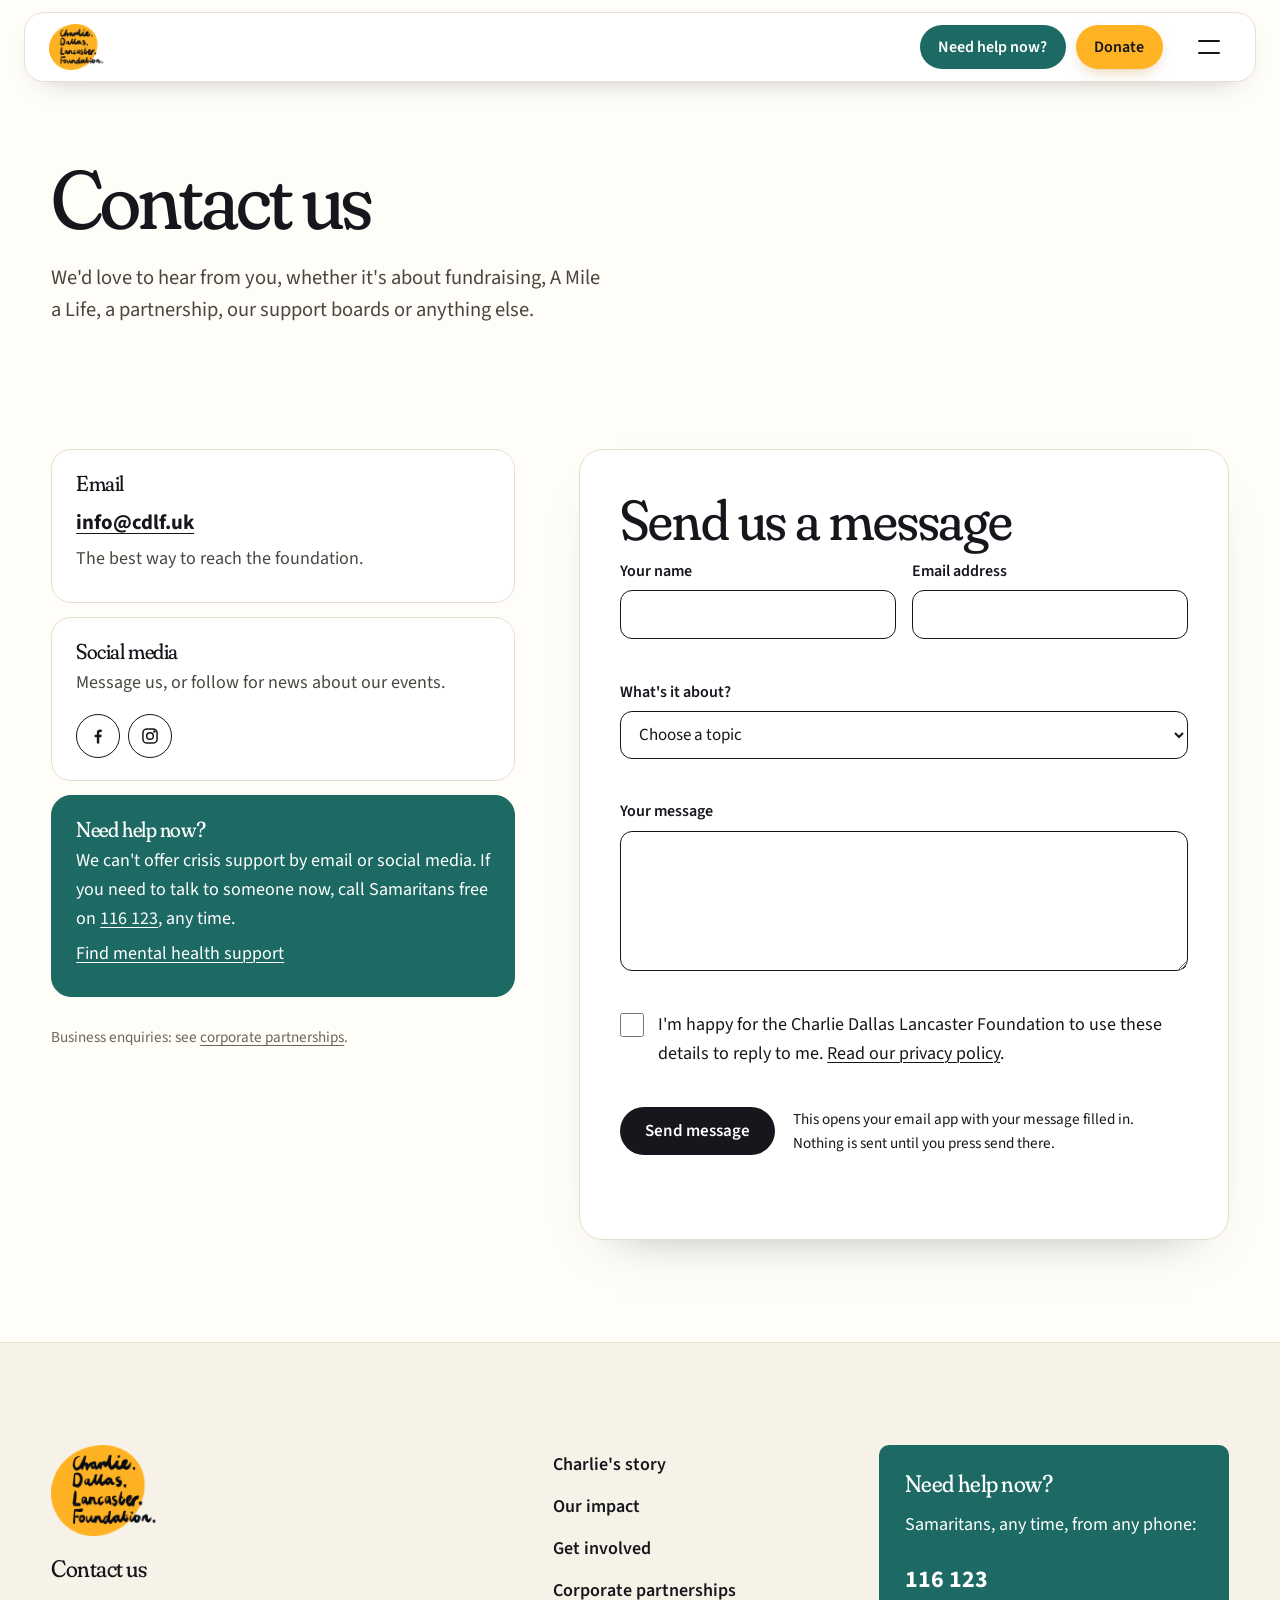
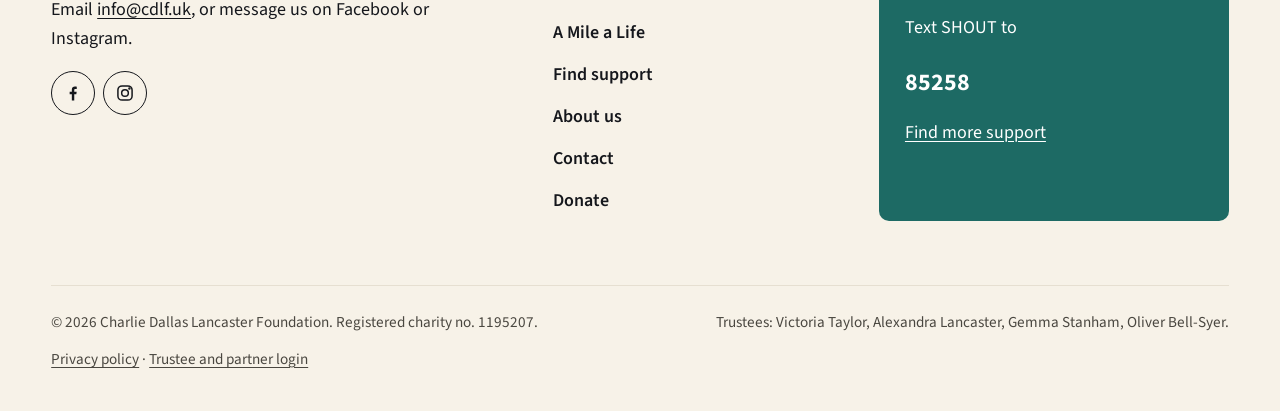
<file: contact/index.html>
<!doctype html>
<html lang="en-GB">
<head>
<meta charset="utf-8">
<meta name="viewport" content="width=device-width, initial-scale=1">
<!-- PREVIEW-ONLY: keeps the GitHub Pages preview out of search engines. Remove this line on the production site (see LAUNCH.md). -->
<meta name="robots" content="noindex, nofollow">
<title>Contact Us | CDLF</title>
<meta name="description" content="Get in touch with the Charlie Dallas Lancaster Foundation about fundraising, A Mile a Life, support boards or press. Email info@cdlf.uk.">
<!-- Production URLs: these point at the live domain on purpose, never at the GitHub Pages preview. -->
<link rel="canonical" href="https://cdlf.uk/contact/">
<meta property="og:type" content="website">
<meta property="og:site_name" content="Charlie Dallas Lancaster Foundation">
<meta property="og:locale" content="en_GB">
<meta property="og:title" content="Contact us | Charlie Dallas Lancaster Foundation">
<meta property="og:description" content="Get in touch with the Charlie Dallas Lancaster Foundation about fundraising, A Mile a Life, support boards or press. Email info@cdlf.uk.">
<meta property="og:url" content="https://cdlf.uk/contact/">
<meta property="og:image" content="https://cdlf.uk/assets/og-image.jpg">
<meta property="og:image:width" content="1200">
<meta property="og:image:height" content="630">
<meta property="og:image:alt" content="The Charlie Dallas Lancaster Foundation logo: hand-lettered words on a sunflower-yellow circle.">
<meta name="twitter:card" content="summary_large_image">
<link rel="icon" href="../favicon.ico" sizes="32x32">
<link rel="icon" href="../assets/icon-192.png" type="image/png" sizes="192x192">
<link rel="apple-touch-icon" href="../assets/apple-touch-icon.png">
<link rel="manifest" href="../site.webmanifest">
<meta name="theme-color" content="#FFB224">
<link rel="preconnect" href="https://fonts.googleapis.com">
<link rel="preconnect" href="https://fonts.gstatic.com" crossorigin>
<link href="https://fonts.googleapis.com/css2?family=Fraunces:opsz,wght,SOFT@48..144,340..420,100&family=Source+Sans+3:wght@400;600;700&display=swap" rel="stylesheet">
<script type="application/ld+json">
{
  "@context": "https://schema.org",
  "@graph": [
    {
      "@type": "ContactPage",
      "@id": "https://cdlf.uk/contact/#webpage",
      "url": "https://cdlf.uk/contact/",
      "name": "Contact us",
      "inLanguage": "en-GB",
      "isPartOf": { "@id": "https://cdlf.uk/#website" },
      "about": { "@id": "https://cdlf.uk/#organization" }
    },
    {
      "@type": "BreadcrumbList",
      "itemListElement": [
        { "@type": "ListItem", "position": 1, "name": "Home", "item": "https://cdlf.uk/" },
        { "@type": "ListItem", "position": 2, "name": "Contact us", "item": "https://cdlf.uk/contact/" }
      ]
    }
  ]
}
</script>
<script>document.documentElement.classList.add('js');</script>
<link rel="stylesheet" href="../assets/site.css">
</head>
<body>
<a class="skip" href="#main">Skip to content</a>

<header class="site-header" id="top">
  <div class="wrap bar">
    <a class="brand" href="../" aria-label="Charlie Dallas Lancaster Foundation, home">
      <img src="../assets/logo.png" alt="" width="260" height="196">
    </a>
    <!-- Shown only without JavaScript; otherwise the same links live in the drop-down menu. -->
    <nav class="nav" aria-label="Main">
      <a href="../charlies-story/">Charlie's story</a>
      <a href="../our-impact/">Our impact</a>
      <a href="../get-involved/">Get involved</a>
      <a href="../a-mile-a-life/">A Mile a Life</a>
      <a href="../help/">Find support</a>
      <a href="../contact/">Contact</a>
    </nav>
    <div class="actions">
      <a class="btn btn-help" href="../help/" data-crisis><span class="lbl-long">Need help now?</span><span class="lbl-short" aria-hidden="true">Need help?</span></a>
      <a class="btn btn-donate" href="../get-involved/#donate">Donate</a>
    </div>
    <button class="menu-btn" type="button" aria-expanded="false" aria-controls="site-menu" aria-label="Menu">
      <span class="burger" aria-hidden="true"><span></span><span></span></span>
    </button>
  </div>
  <!-- Drop-down menu (all screen sizes): the header grows downwards to show the page links. -->
  <div class="menu-panel" id="site-menu" inert>
    <div class="menu-inner">
      <div class="menu-grid">
        <nav class="menu-links" aria-label="Pages">
          <a href="../charlies-story/" style="--i:0">Charlie's story</a>
          <a href="../our-impact/" style="--i:1">Our impact</a>
          <a href="../get-involved/" style="--i:2">Get involved</a>
          <a href="../corporate-partnerships/" style="--i:3">Corporate partnerships</a>
          <a href="../a-mile-a-life/" style="--i:4">A Mile a Life</a>
          <a href="../help/" style="--i:5">Find support</a>
          <a href="../about/" style="--i:6">About us</a>
          <a href="../contact/" style="--i:7" aria-current="page">Contact</a>
        </nav>
        <div class="menu-meta">
          <p>Get in touch: <a href="mailto:info@cdlf.uk">info@cdlf.uk</a></p>
          <p>Registered charity no. 1195207</p>
          <div class="social">
            <a href="https://www.facebook.com/CDLF.UK/" aria-label="CDLF on Facebook"><svg viewBox="0 0 24 24" fill="currentColor" aria-hidden="true"><path d="M13.5 21v-7.5h2.5l.4-3h-2.9V8.6c0-.9.3-1.5 1.5-1.5h1.5V4.4c-.3 0-1.2-.1-2.2-.1-2.2 0-3.7 1.3-3.7 3.8v2.4H8v3h2.6V21z"/></svg></a>
            <a href="https://www.instagram.com/c.d.l.foundation/" aria-label="CDLF on Instagram"><svg viewBox="0 0 24 24" fill="none" stroke="currentColor" stroke-width="1.8" aria-hidden="true"><rect x="3.5" y="3.5" width="17" height="17" rx="5"/><circle cx="12" cy="12" r="4"/><circle cx="17.3" cy="6.7" r=".6" fill="currentColor"/></svg></a>
          </div>
        </div>
      </div>
    </div>
  </div>
</header>

<main id="main">

  <section class="page-hero" aria-labelledby="page-title">
    <div class="wrap">
      <h1 class="page-title" id="page-title">Contact us</h1>
      <p class="lede" style="max-width:56ch">We'd love to hear from you, whether it's about fundraising, A Mile a Life, a partnership, our support boards or anything else.</p>
    </div>
  </section>

  <section class="section" style="padding-top:0" aria-label="Ways to contact us">
    <div class="wrap split">
      <div class="contact-cards">
        <div class="contact-card">
          <h2>Email</h2>
          <a class="big-link" href="mailto:info@cdlf.uk">info@cdlf.uk</a>
          <p>The best way to reach the foundation.</p>
        </div>
        <div class="contact-card">
          <h2>Social media</h2>
          <p>Message us, or follow for news about our events.</p>
          <div class="social">
            <a href="https://www.facebook.com/CDLF.UK/" aria-label="CDLF on Facebook"><svg viewBox="0 0 24 24" fill="currentColor" aria-hidden="true"><path d="M13.5 21v-7.5h2.5l.4-3h-2.9V8.6c0-.9.3-1.5 1.5-1.5h1.5V4.4c-.3 0-1.2-.1-2.2-.1-2.2 0-3.7 1.3-3.7 3.8v2.4H8v3h2.6V21z"/></svg></a>
            <a href="https://www.instagram.com/c.d.l.foundation/" aria-label="CDLF on Instagram"><svg viewBox="0 0 24 24" fill="none" stroke="currentColor" stroke-width="1.8" aria-hidden="true"><rect x="3.5" y="3.5" width="17" height="17" rx="5"/><circle cx="12" cy="12" r="4"/><circle cx="17.3" cy="6.7" r=".6" fill="currentColor"/></svg></a>
          </div>
        </div>
        <div class="contact-card help-surface">
          <h2>Need help now?</h2>
          <p>We can't offer crisis support by email or social media. If you need to talk to someone now, call Samaritans free on <a href="tel:116123">116 123</a>, any time.</p>
          <p><a href="../help/">Find mental health support</a></p>
        </div>
        <p class="note-small">Business enquiries: see <a href="../corporate-partnerships/">corporate partnerships</a>.</p>
      </div>

      <div class="donate-card">
        <h2>Send us a message</h2>
        <!-- Enquiry form: opens the visitor's email app (see assets/site.js). Swap for a form service at launch (LAUNCH.md). -->
        <form class="enquiry" data-mailto="info@cdlf.uk" data-subject="Message from the CDLF website" novalidate>
          <div class="field">
            <label for="ct-name">Your name</label>
            <input id="ct-name" name="name" type="text" autocomplete="name" required aria-describedby="ct-name-error">
            <p class="field-error" id="ct-name-error"></p>
          </div>
          <div class="field">
            <label for="ct-email">Email address</label>
            <input id="ct-email" name="email" type="email" autocomplete="email" inputmode="email" required aria-describedby="ct-email-error">
            <p class="field-error" id="ct-email-error"></p>
          </div>
          <div class="field field-wide">
            <label for="ct-topic">What's it about?</label>
            <select id="ct-topic" name="topic" required aria-describedby="ct-topic-error">
              <option value="">Choose a topic</option>
              <option>A general question</option>
              <option>Fundraising for CDLF</option>
              <option>A Mile a Life</option>
              <option>Support boards</option>
              <option>Press and media</option>
            </select>
            <p class="field-error" id="ct-topic-error"></p>
          </div>
          <div class="field field-wide">
            <label for="ct-message">Your message</label>
            <textarea id="ct-message" name="message" required aria-describedby="ct-message-error"></textarea>
            <p class="field-error" id="ct-message-error"></p>
          </div>
          <div class="consent">
            <input id="ct-consent" name="consent" type="checkbox" required aria-describedby="ct-consent-error">
            <label for="ct-consent">I'm happy for the Charlie Dallas Lancaster Foundation to use these details to reply to me. <a href="https://cdlf.uk/privacy-policy/">Read our privacy policy</a>.</label>
            <p class="field-error" id="ct-consent-error"></p>
          </div>
          <div class="form-foot">
            <button class="btn btn-ink" type="submit">Send message</button>
            <p class="form-note">This opens your email app with your message filled in. Nothing is sent until you press send there.</p>
          </div>
          <p class="form-status" role="status" aria-live="polite"></p>
        </form>
      </div>
    </div>
  </section>
</main>

<footer class="site-footer" id="contact-us">
  <div class="wrap">
    <div class="foot-grid">
      <div>
        <img src="../assets/logo.png" alt="Charlie Dallas Lancaster Foundation" width="120" style="width:120px">
        <h2 class="foot-title">Contact us</h2>
        <p>Email <a href="mailto:info@cdlf.uk">info@cdlf.uk</a>, or message us on Facebook or Instagram.</p>
        <div class="social">
          <a href="https://www.facebook.com/CDLF.UK/" aria-label="CDLF on Facebook"><svg viewBox="0 0 24 24" fill="currentColor" aria-hidden="true"><path d="M13.5 21v-7.5h2.5l.4-3h-2.9V8.6c0-.9.3-1.5 1.5-1.5h1.5V4.4c-.3 0-1.2-.1-2.2-.1-2.2 0-3.7 1.3-3.7 3.8v2.4H8v3h2.6V21z"/></svg></a>
          <a href="https://www.instagram.com/c.d.l.foundation/" aria-label="CDLF on Instagram"><svg viewBox="0 0 24 24" fill="none" stroke="currentColor" stroke-width="1.8" aria-hidden="true"><rect x="3.5" y="3.5" width="17" height="17" rx="5"/><circle cx="12" cy="12" r="4"/><circle cx="17.3" cy="6.7" r=".6" fill="currentColor"/></svg></a>
        </div>
      </div>
      <nav aria-label="Footer">
        <ul class="foot-links">
          <li><a href="../charlies-story/">Charlie's story</a></li>
          <li><a href="../our-impact/">Our impact</a></li>
          <li><a href="../get-involved/">Get involved</a></li>
          <li><a href="../corporate-partnerships/">Corporate partnerships</a></li>
          <li><a href="../a-mile-a-life/">A Mile a Life</a></li>
          <li><a href="../help/">Find support</a></li>
          <li><a href="../about/">About us</a></li>
          <li><a href="../contact/">Contact</a></li>
          <li><a href="../get-involved/#donate">Donate</a></li>
        </ul>
      </nav>
      <div class="foot-help help-surface">
        <h2>Need help now?</h2>
        <p>Samaritans, any time, from any phone:</p>
        <a class="num" href="tel:116123">116 123</a>
        <p style="margin-top:12px">Text SHOUT to</p>
        <a class="num" href="sms:85258?&amp;body=SHOUT">85258</a>
        <p style="margin:14px 0 0"><a href="../help/">Find more support</a></p>
      </div>
    </div>
    <div class="legal">
      <p>&copy; 2026 Charlie Dallas Lancaster Foundation. Registered charity no. 1195207.</p>
      <p>Trustees: Victoria Taylor, Alexandra Lancaster, Gemma Stanham, Oliver Bell-Syer.</p>
      <p><a href="https://cdlf.uk/privacy-policy/">Privacy policy</a> &middot; <a href="../login/">Trustee and partner login</a></p>
    </div>
  </div>
</footer>

<dialog class="film-dialog" id="film-dialog" aria-label="Film, with sound">
  <button class="close" type="button" data-close-film>
    <svg viewBox="0 0 24 24" fill="none" stroke="currentColor" stroke-width="2.2" stroke-linecap="round" aria-hidden="true"><path d="M6 6l12 12M18 6L6 18"/></svg>
    Close
  </button>
  <div class="film-frame"></div>
</dialog>

<!-- Crisis numbers overlay. The trigger links to the help page, so it still works without JavaScript. -->
<dialog class="crisis" id="crisis" aria-labelledby="crisis-title">
  <div class="crisis-inner">
    <div class="crisis-top">
      <h2 id="crisis-title">Need help now?</h2>
      <button class="close" type="button" data-close-crisis aria-label="Close">
        <svg viewBox="0 0 24 24" fill="none" stroke="currentColor" stroke-width="2" stroke-linecap="round"><path d="M6 6l12 12M18 6L6 18"/></svg>
      </button>
    </div>
    <p class="now">If someone's life is at risk, call 999 or go to A&amp;E.</p>
    <div class="crisis-tiles">
      <a class="crisis-tile" href="tel:116123"><span class="who">Samaritans</span><span class="how">116 123</span><span class="when">Any time, from any phone</span></a>
      <a class="crisis-tile" href="sms:85258?&amp;body=SHOUT"><span class="who">Shout</span><span class="how">Text SHOUT to 85258</span><span class="when">Any time, day or night</span></a>
      <a class="crisis-tile" href="tel:111"><span class="who">NHS 111</span><span class="how">111</span><span class="when">Choose the mental health option</span></a>
      <a class="crisis-tile" href="tel:0800585858"><span class="who">CALM</span><span class="how">0800 58 58 58</span><span class="when">5pm to midnight, every day</span></a>
    </div>
    <a class="text-link more" href="../help/">Find more support</a>
  </div>
</dialog>

<script src="../assets/site.js"></script>
</body>
</html>
</file>
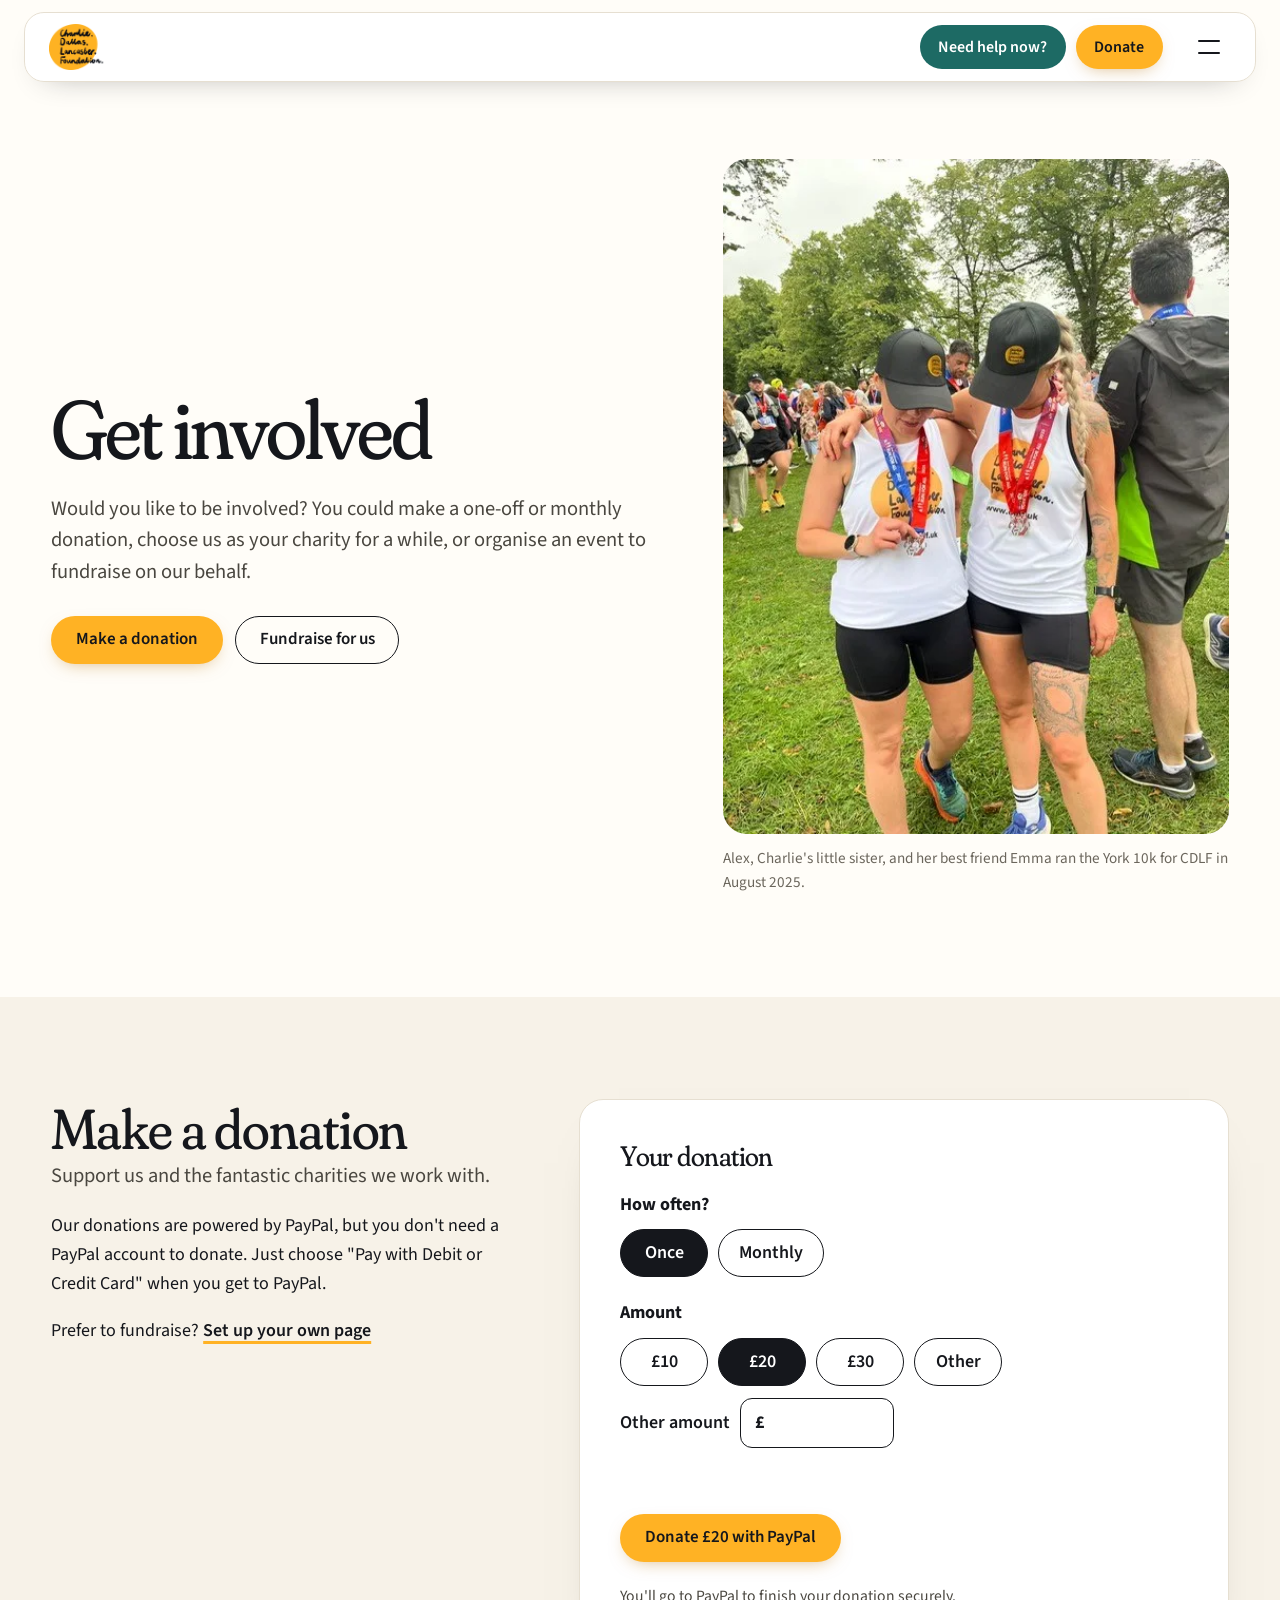
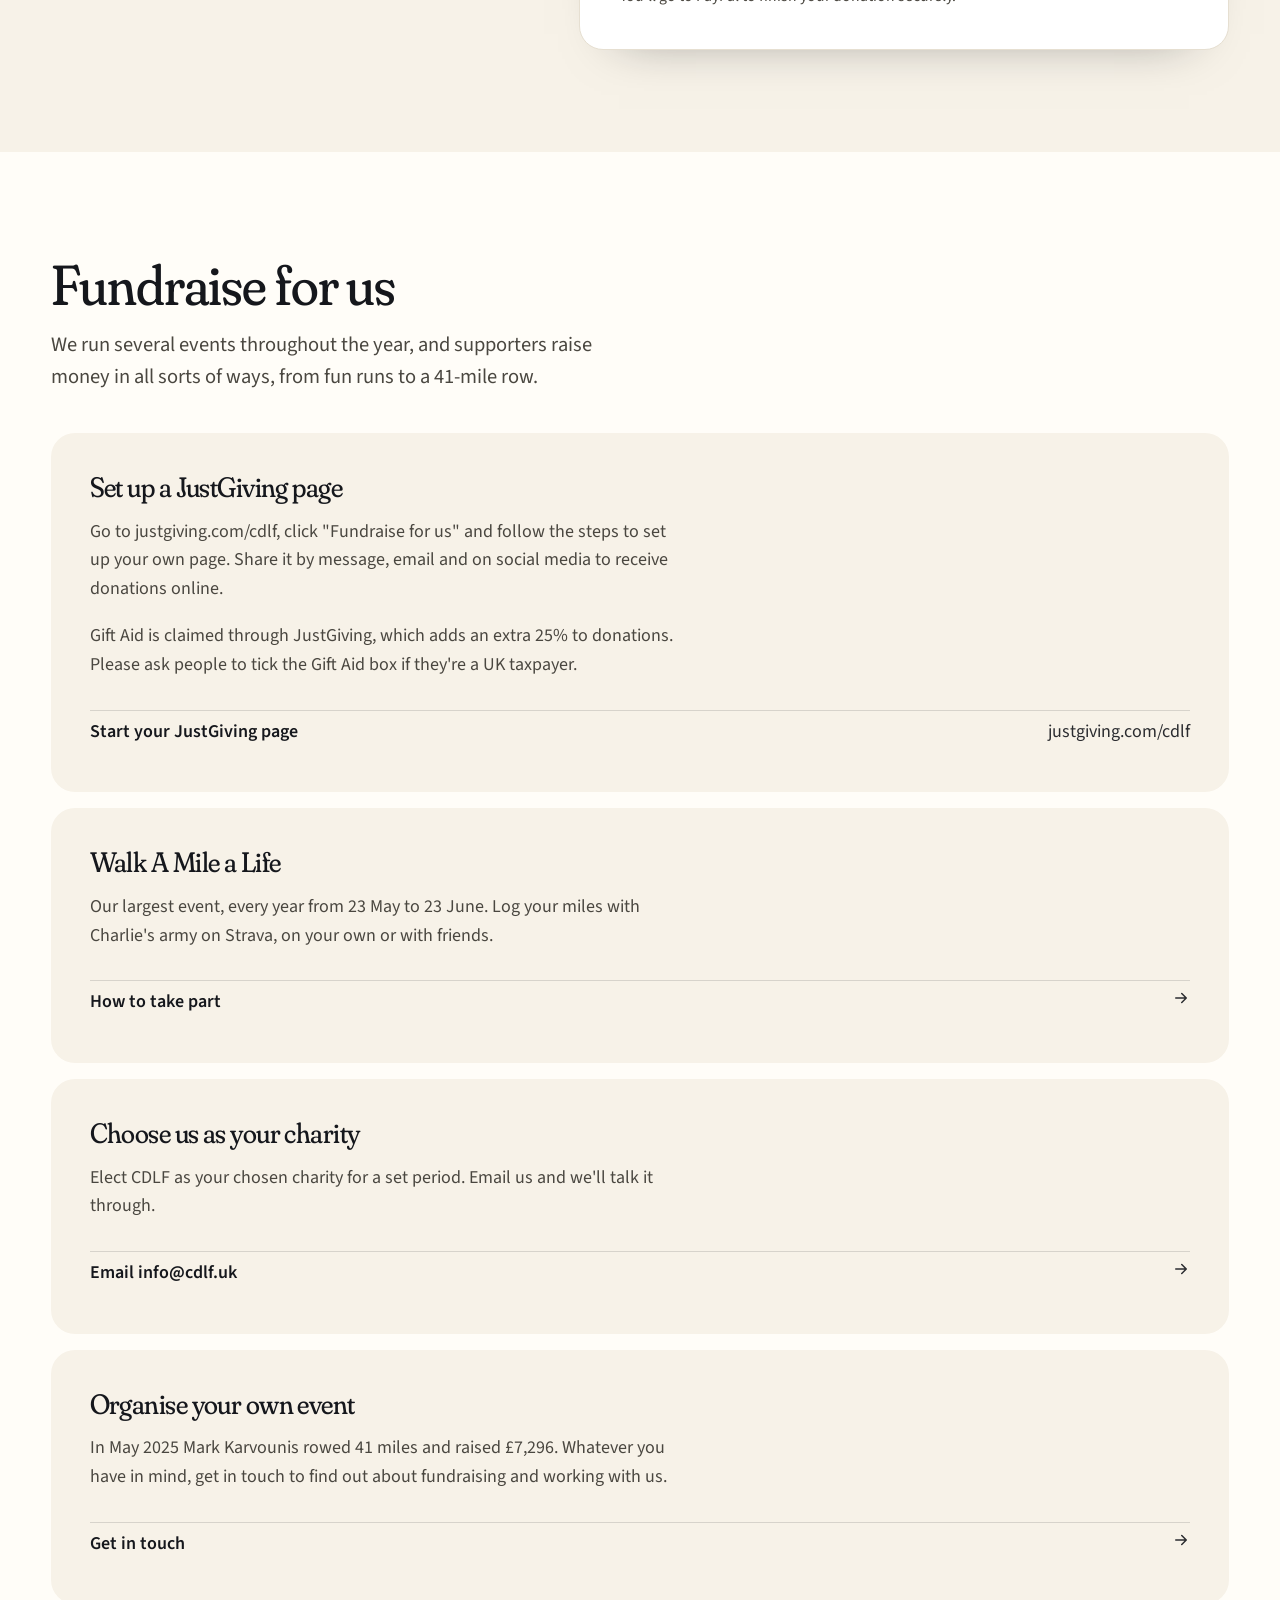
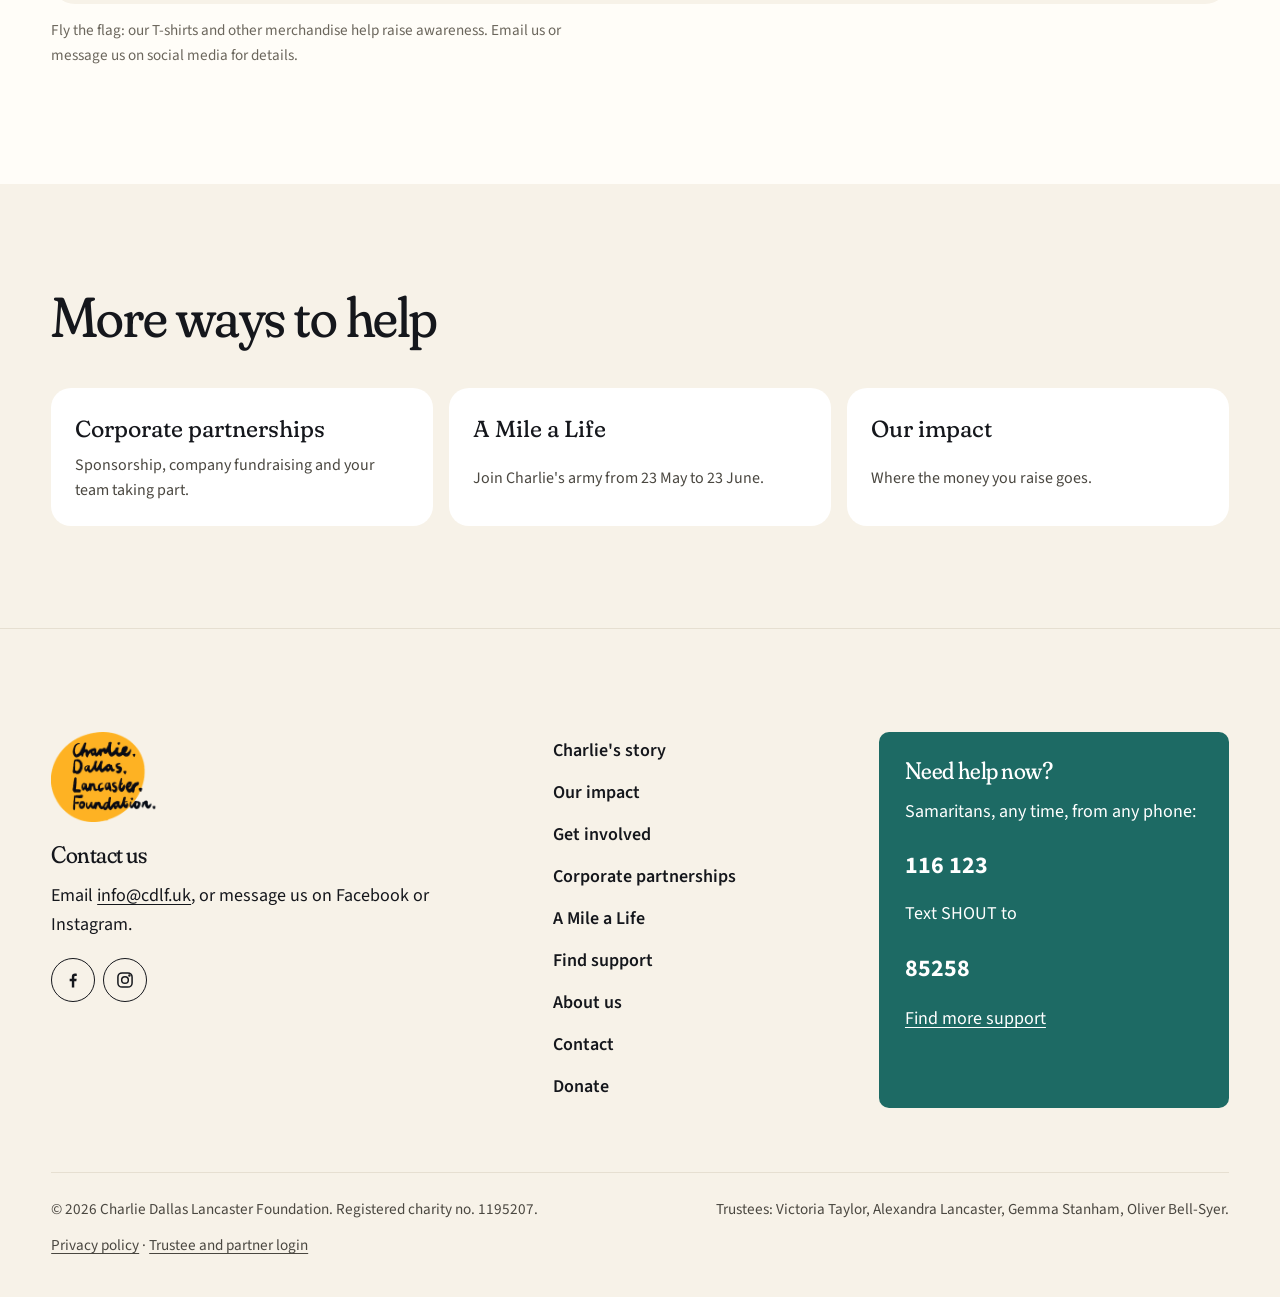
<file: get-involved/index.html>
<!doctype html>
<html lang="en-GB">
<head>
<meta charset="utf-8">
<meta name="viewport" content="width=device-width, initial-scale=1">
<!-- PREVIEW-ONLY: keeps the GitHub Pages preview out of search engines. Remove this line on the production site (see LAUNCH.md). -->
<meta name="robots" content="noindex, nofollow">
<title>Donate and Get Involved | CDLF</title>
<meta name="description" content="Donate once or monthly, set up a JustGiving page, walk A Mile a Life or organise your own event for the Charlie Dallas Lancaster Foundation.">
<!-- Production URLs: these point at the live domain on purpose, never at the GitHub Pages preview. -->
<link rel="canonical" href="https://cdlf.uk/get-involved/">
<meta property="og:type" content="website">
<meta property="og:site_name" content="Charlie Dallas Lancaster Foundation">
<meta property="og:locale" content="en_GB">
<meta property="og:title" content="Get involved | Charlie Dallas Lancaster Foundation">
<meta property="og:description" content="Donate once or monthly, set up a JustGiving page, walk A Mile a Life or organise your own event for the Charlie Dallas Lancaster Foundation.">
<meta property="og:url" content="https://cdlf.uk/get-involved/">
<meta property="og:image" content="https://cdlf.uk/assets/og-image.jpg">
<meta property="og:image:width" content="1200">
<meta property="og:image:height" content="630">
<meta property="og:image:alt" content="The Charlie Dallas Lancaster Foundation logo: hand-lettered words on a sunflower-yellow circle.">
<meta name="twitter:card" content="summary_large_image">
<link rel="icon" href="../favicon.ico" sizes="32x32">
<link rel="icon" href="../assets/icon-192.png" type="image/png" sizes="192x192">
<link rel="apple-touch-icon" href="../assets/apple-touch-icon.png">
<link rel="manifest" href="../site.webmanifest">
<meta name="theme-color" content="#FFB224">
<link rel="preconnect" href="https://fonts.googleapis.com">
<link rel="preconnect" href="https://fonts.gstatic.com" crossorigin>
<link href="https://fonts.googleapis.com/css2?family=Fraunces:opsz,wght,SOFT@48..144,340..420,100&family=Source+Sans+3:wght@400;600;700&display=swap" rel="stylesheet">
<script type="application/ld+json">
{
  "@context": "https://schema.org",
  "@graph": [
    {
      "@type": "WebPage",
      "@id": "https://cdlf.uk/get-involved/#webpage",
      "url": "https://cdlf.uk/get-involved/",
      "name": "Get involved",
      "inLanguage": "en-GB",
      "isPartOf": { "@id": "https://cdlf.uk/#website" },
      "about": { "@id": "https://cdlf.uk/#organization" }
    },
    {
      "@type": "BreadcrumbList",
      "itemListElement": [
        { "@type": "ListItem", "position": 1, "name": "Home", "item": "https://cdlf.uk/" },
        { "@type": "ListItem", "position": 2, "name": "Get involved", "item": "https://cdlf.uk/get-involved/" }
      ]
    }
  ]
}
</script>
<script>document.documentElement.classList.add('js');</script>
<link rel="stylesheet" href="../assets/site.css">
</head>
<body>
<a class="skip" href="#main">Skip to content</a>

<header class="site-header" id="top">
  <div class="wrap bar">
    <a class="brand" href="../" aria-label="Charlie Dallas Lancaster Foundation, home">
      <img src="../assets/logo.png" alt="" width="260" height="196">
    </a>
    <!-- Shown only without JavaScript; otherwise the same links live in the drop-down menu. -->
    <nav class="nav" aria-label="Main">
      <a href="../charlies-story/">Charlie's story</a>
      <a href="../our-impact/">Our impact</a>
      <a href="../get-involved/">Get involved</a>
      <a href="../a-mile-a-life/">A Mile a Life</a>
      <a href="../help/">Find support</a>
      <a href="../contact/">Contact</a>
    </nav>
    <div class="actions">
      <a class="btn btn-help" href="../help/" data-crisis><span class="lbl-long">Need help now?</span><span class="lbl-short" aria-hidden="true">Need help?</span></a>
      <a class="btn btn-donate" href="../get-involved/#donate">Donate</a>
    </div>
    <button class="menu-btn" type="button" aria-expanded="false" aria-controls="site-menu" aria-label="Menu">
      <span class="burger" aria-hidden="true"><span></span><span></span></span>
    </button>
  </div>
  <!-- Drop-down menu (all screen sizes): the header grows downwards to show the page links. -->
  <div class="menu-panel" id="site-menu" inert>
    <div class="menu-inner">
      <div class="menu-grid">
        <nav class="menu-links" aria-label="Pages">
          <a href="../charlies-story/" style="--i:0">Charlie's story</a>
          <a href="../our-impact/" style="--i:1">Our impact</a>
          <a href="../get-involved/" style="--i:2" aria-current="page">Get involved</a>
          <a href="../corporate-partnerships/" style="--i:3">Corporate partnerships</a>
          <a href="../a-mile-a-life/" style="--i:4">A Mile a Life</a>
          <a href="../help/" style="--i:5">Find support</a>
          <a href="../about/" style="--i:6">About us</a>
          <a href="../contact/" style="--i:7">Contact</a>
        </nav>
        <div class="menu-meta">
          <p>Get in touch: <a href="mailto:info@cdlf.uk">info@cdlf.uk</a></p>
          <p>Registered charity no. 1195207</p>
          <div class="social">
            <a href="https://www.facebook.com/CDLF.UK/" aria-label="CDLF on Facebook"><svg viewBox="0 0 24 24" fill="currentColor" aria-hidden="true"><path d="M13.5 21v-7.5h2.5l.4-3h-2.9V8.6c0-.9.3-1.5 1.5-1.5h1.5V4.4c-.3 0-1.2-.1-2.2-.1-2.2 0-3.7 1.3-3.7 3.8v2.4H8v3h2.6V21z"/></svg></a>
            <a href="https://www.instagram.com/c.d.l.foundation/" aria-label="CDLF on Instagram"><svg viewBox="0 0 24 24" fill="none" stroke="currentColor" stroke-width="1.8" aria-hidden="true"><rect x="3.5" y="3.5" width="17" height="17" rx="5"/><circle cx="12" cy="12" r="4"/><circle cx="17.3" cy="6.7" r=".6" fill="currentColor"/></svg></a>
          </div>
        </div>
      </div>
    </div>
  </div>
</header>

<main id="main">

  <section class="page-hero" aria-labelledby="page-title">
    <div class="wrap page-hero-grid">
      <div>
        <h1 class="page-title" id="page-title">Get involved</h1>
        <p class="lede">Would you like to be involved? You could make a one-off or monthly donation, choose us as your charity for a while, or organise an event to fundraise on our behalf.</p>
        <div class="hero-cta">
          <a class="btn btn-donate" href="#donate">Make a donation</a>
          <a class="btn btn-quiet" href="#fundraise">Fundraise for us</a>
        </div>
      </div>
      <figure class="page-photo">
        <img src="../assets/event-york10k-2025-480.webp" width="480" height="640" fetchpriority="high" alt="Two women in CDLF running vests smile with their medals after the York 10k.">
        <figcaption>Alex, Charlie's little sister, and her best friend Emma ran the York 10k for CDLF in August 2025.</figcaption>
      </figure>
    </div>
  </section>

  <section class="section section-alt" id="donate" aria-labelledby="donate-title">
    <div class="wrap split">
      <div>
        <h2 id="donate-title">Make a donation</h2>
        <p class="lede">Support us and the fantastic charities we work with.</p>
        <p>Our donations are powered by PayPal, but you don't need a PayPal account to donate. Just choose "Pay with Debit or Credit Card" when you get to PayPal.</p>
        <p>Prefer to fundraise? <a class="text-link" href="#fundraise">Set up your own page</a></p>
      </div>
      <div class="donate-card">
        <h3>Your donation</h3>
        <!-- Same PayPal account and settings as the original cdlf.uk donate page (see assets/site.js).
             Without JavaScript, the preset one-off amounts still work and the monthly option stays hidden. -->
        <form class="donate-form" action="https://www.paypal.com/cgi-bin/webscr" method="post" data-paypal>
          <input type="hidden" name="business" value="info@cdlf.uk">
          <input type="hidden" name="cmd" value="_donations">
          <input type="hidden" name="item_name" value="Donation to Charlie.Dallas.Lancaster.Foundation">
          <input type="hidden" name="no_shipping" value="1">
          <input type="hidden" name="currency_code" value="GBP">
          <input type="hidden" name="a3" value="">
          <input type="hidden" name="p3" value="1">
          <input type="hidden" name="t3" value="M">
          <input type="hidden" name="src" value="1">

          <fieldset data-monthly-option hidden>
            <legend>How often?</legend>
            <div class="choice-row">
              <label class="choice"><input type="radio" name="frequency" value="single" checked><span>Once</span></label>
              <label class="choice"><input type="radio" name="frequency" value="monthly"><span>Monthly</span></label>
            </div>
          </fieldset>

          <fieldset>
            <legend>Amount</legend>
            <div class="choice-row">
              <label class="choice"><input type="radio" name="amount" value="10.00"><span>£10</span></label>
              <label class="choice"><input type="radio" name="amount" value="20.00" checked><span>£20</span></label>
              <label class="choice"><input type="radio" name="amount" value="30.00"><span>£30</span></label>
              <label class="choice"><input type="radio" name="amount" value="" id="amount-other"><span>Other</span></label>
            </div>
            <div class="custom-amount">
              <label for="custom-amount">Other amount</label>
              <span class="money"><span aria-hidden="true">£</span><input id="custom-amount" name="custom_amount" type="text" inputmode="decimal" autocomplete="off" aria-describedby="donate-error"></span>
            </div>
          </fieldset>

          <p class="donate-error" id="donate-error" role="alert"></p>
          <button class="btn btn-donate" type="submit">Donate with PayPal</button>
          <p class="paypal-note">You'll go to PayPal to finish your donation securely.</p>
        </form>
      </div>
    </div>
  </section>

  <section class="section" id="fundraise" aria-labelledby="fundraise-title">
    <div class="wrap">
      <div class="section-head">
        <h2 id="fundraise-title">Fundraise for us</h2>
        <p class="lede">We run several events throughout the year, and supporters raise money in all sorts of ways, from fun runs to a 41-mile row.</p>
      </div>
      <div class="ways-grid">
        <article class="tile tile-involved">
          <h3>Set up a JustGiving page</h3>
          <p>Go to justgiving.com/cdlf, click "Fundraise for us" and follow the steps to set up your own page. Share it by message, email and on social media to receive donations online.</p>
          <p>Gift Aid is claimed through JustGiving, which adds an extra 25% to donations. Please ask people to tick the Gift Aid box if they're a UK taxpayer.</p>
          <ul class="tile-list">
            <li><a href="https://www.justgiving.com/cdlf"><span>Start your JustGiving page</span><span>justgiving.com/cdlf</span></a></li>
          </ul>
        </article>
        <article class="tile tile-involved">
          <h3>Walk A Mile a Life</h3>
          <p>Our largest event, every year from 23 May to 23 June. Log your miles with Charlie's army on Strava, on your own or with friends.</p>
          <ul class="tile-list">
            <li><a href="../a-mile-a-life/"><span>How to take part</span><span><svg viewBox="0 0 24 24" fill="none" stroke="currentColor" stroke-width="2" stroke-linecap="round" stroke-linejoin="round" aria-hidden="true"><path d="M5 12h14M13 6l6 6-6 6"/></svg></span></a></li>
          </ul>
        </article>
        <article class="tile tile-involved">
          <h3>Choose us as your charity</h3>
          <p>Elect CDLF as your chosen charity for a set period. Email us and we'll talk it through.</p>
          <ul class="tile-list">
            <li><a href="mailto:info@cdlf.uk?subject=Choosing%20CDLF%20as%20our%20charity"><span>Email info@cdlf.uk</span><span><svg viewBox="0 0 24 24" fill="none" stroke="currentColor" stroke-width="2" stroke-linecap="round" stroke-linejoin="round" aria-hidden="true"><path d="M5 12h14M13 6l6 6-6 6"/></svg></span></a></li>
          </ul>
        </article>
        <article class="tile tile-involved">
          <h3>Organise your own event</h3>
          <p>In May 2025 Mark Karvounis rowed 41 miles and raised £7,296. Whatever you have in mind, get in touch to find out about fundraising and working with us.</p>
          <ul class="tile-list">
            <li><a href="../contact/"><span>Get in touch</span><span><svg viewBox="0 0 24 24" fill="none" stroke="currentColor" stroke-width="2" stroke-linecap="round" stroke-linejoin="round" aria-hidden="true"><path d="M5 12h14M13 6l6 6-6 6"/></svg></span></a></li>
          </ul>
        </article>
      </div>
      <p class="note-small">Fly the flag: our T-shirts and other merchandise help raise awareness. Email us or message us on social media for details.</p>
    </div>
  </section>

  <section class="section section-alt" aria-labelledby="next-title">
    <div class="wrap">
      <h2 id="next-title" class="section-head">More ways to help</h2>
      <div class="next-links">
        <a class="next-link" href="../corporate-partnerships/"><strong>Corporate partnerships</strong><span>Sponsorship, company fundraising and your team taking part.</span></a>
        <a class="next-link" href="../a-mile-a-life/"><strong>A Mile a Life</strong><span>Join Charlie's army from 23 May to 23 June.</span></a>
        <a class="next-link" href="../our-impact/"><strong>Our impact</strong><span>Where the money you raise goes.</span></a>
      </div>
    </div>
  </section>
</main>

<footer class="site-footer" id="contact-us">
  <div class="wrap">
    <div class="foot-grid">
      <div>
        <img src="../assets/logo.png" alt="Charlie Dallas Lancaster Foundation" width="120" style="width:120px">
        <h2 class="foot-title">Contact us</h2>
        <p>Email <a href="mailto:info@cdlf.uk">info@cdlf.uk</a>, or message us on Facebook or Instagram.</p>
        <div class="social">
          <a href="https://www.facebook.com/CDLF.UK/" aria-label="CDLF on Facebook"><svg viewBox="0 0 24 24" fill="currentColor" aria-hidden="true"><path d="M13.5 21v-7.5h2.5l.4-3h-2.9V8.6c0-.9.3-1.5 1.5-1.5h1.5V4.4c-.3 0-1.2-.1-2.2-.1-2.2 0-3.7 1.3-3.7 3.8v2.4H8v3h2.6V21z"/></svg></a>
          <a href="https://www.instagram.com/c.d.l.foundation/" aria-label="CDLF on Instagram"><svg viewBox="0 0 24 24" fill="none" stroke="currentColor" stroke-width="1.8" aria-hidden="true"><rect x="3.5" y="3.5" width="17" height="17" rx="5"/><circle cx="12" cy="12" r="4"/><circle cx="17.3" cy="6.7" r=".6" fill="currentColor"/></svg></a>
        </div>
      </div>
      <nav aria-label="Footer">
        <ul class="foot-links">
          <li><a href="../charlies-story/">Charlie's story</a></li>
          <li><a href="../our-impact/">Our impact</a></li>
          <li><a href="../get-involved/">Get involved</a></li>
          <li><a href="../corporate-partnerships/">Corporate partnerships</a></li>
          <li><a href="../a-mile-a-life/">A Mile a Life</a></li>
          <li><a href="../help/">Find support</a></li>
          <li><a href="../about/">About us</a></li>
          <li><a href="../contact/">Contact</a></li>
          <li><a href="../get-involved/#donate">Donate</a></li>
        </ul>
      </nav>
      <div class="foot-help help-surface">
        <h2>Need help now?</h2>
        <p>Samaritans, any time, from any phone:</p>
        <a class="num" href="tel:116123">116 123</a>
        <p style="margin-top:12px">Text SHOUT to</p>
        <a class="num" href="sms:85258?&amp;body=SHOUT">85258</a>
        <p style="margin:14px 0 0"><a href="../help/">Find more support</a></p>
      </div>
    </div>
    <div class="legal">
      <p>&copy; 2026 Charlie Dallas Lancaster Foundation. Registered charity no. 1195207.</p>
      <p>Trustees: Victoria Taylor, Alexandra Lancaster, Gemma Stanham, Oliver Bell-Syer.</p>
      <p><a href="https://cdlf.uk/privacy-policy/">Privacy policy</a> &middot; <a href="../login/">Trustee and partner login</a></p>
    </div>
  </div>
</footer>

<dialog class="film-dialog" id="film-dialog" aria-label="Film, with sound">
  <button class="close" type="button" data-close-film>
    <svg viewBox="0 0 24 24" fill="none" stroke="currentColor" stroke-width="2.2" stroke-linecap="round" aria-hidden="true"><path d="M6 6l12 12M18 6L6 18"/></svg>
    Close
  </button>
  <div class="film-frame"></div>
</dialog>

<!-- Crisis numbers overlay. The trigger links to the help page, so it still works without JavaScript. -->
<dialog class="crisis" id="crisis" aria-labelledby="crisis-title">
  <div class="crisis-inner">
    <div class="crisis-top">
      <h2 id="crisis-title">Need help now?</h2>
      <button class="close" type="button" data-close-crisis aria-label="Close">
        <svg viewBox="0 0 24 24" fill="none" stroke="currentColor" stroke-width="2" stroke-linecap="round"><path d="M6 6l12 12M18 6L6 18"/></svg>
      </button>
    </div>
    <p class="now">If someone's life is at risk, call 999 or go to A&amp;E.</p>
    <div class="crisis-tiles">
      <a class="crisis-tile" href="tel:116123"><span class="who">Samaritans</span><span class="how">116 123</span><span class="when">Any time, from any phone</span></a>
      <a class="crisis-tile" href="sms:85258?&amp;body=SHOUT"><span class="who">Shout</span><span class="how">Text SHOUT to 85258</span><span class="when">Any time, day or night</span></a>
      <a class="crisis-tile" href="tel:111"><span class="who">NHS 111</span><span class="how">111</span><span class="when">Choose the mental health option</span></a>
      <a class="crisis-tile" href="tel:0800585858"><span class="who">CALM</span><span class="how">0800 58 58 58</span><span class="when">5pm to midnight, every day</span></a>
    </div>
    <a class="text-link more" href="../help/">Find more support</a>
  </div>
</dialog>

<script src="../assets/site.js"></script>
</body>
</html>
</file>
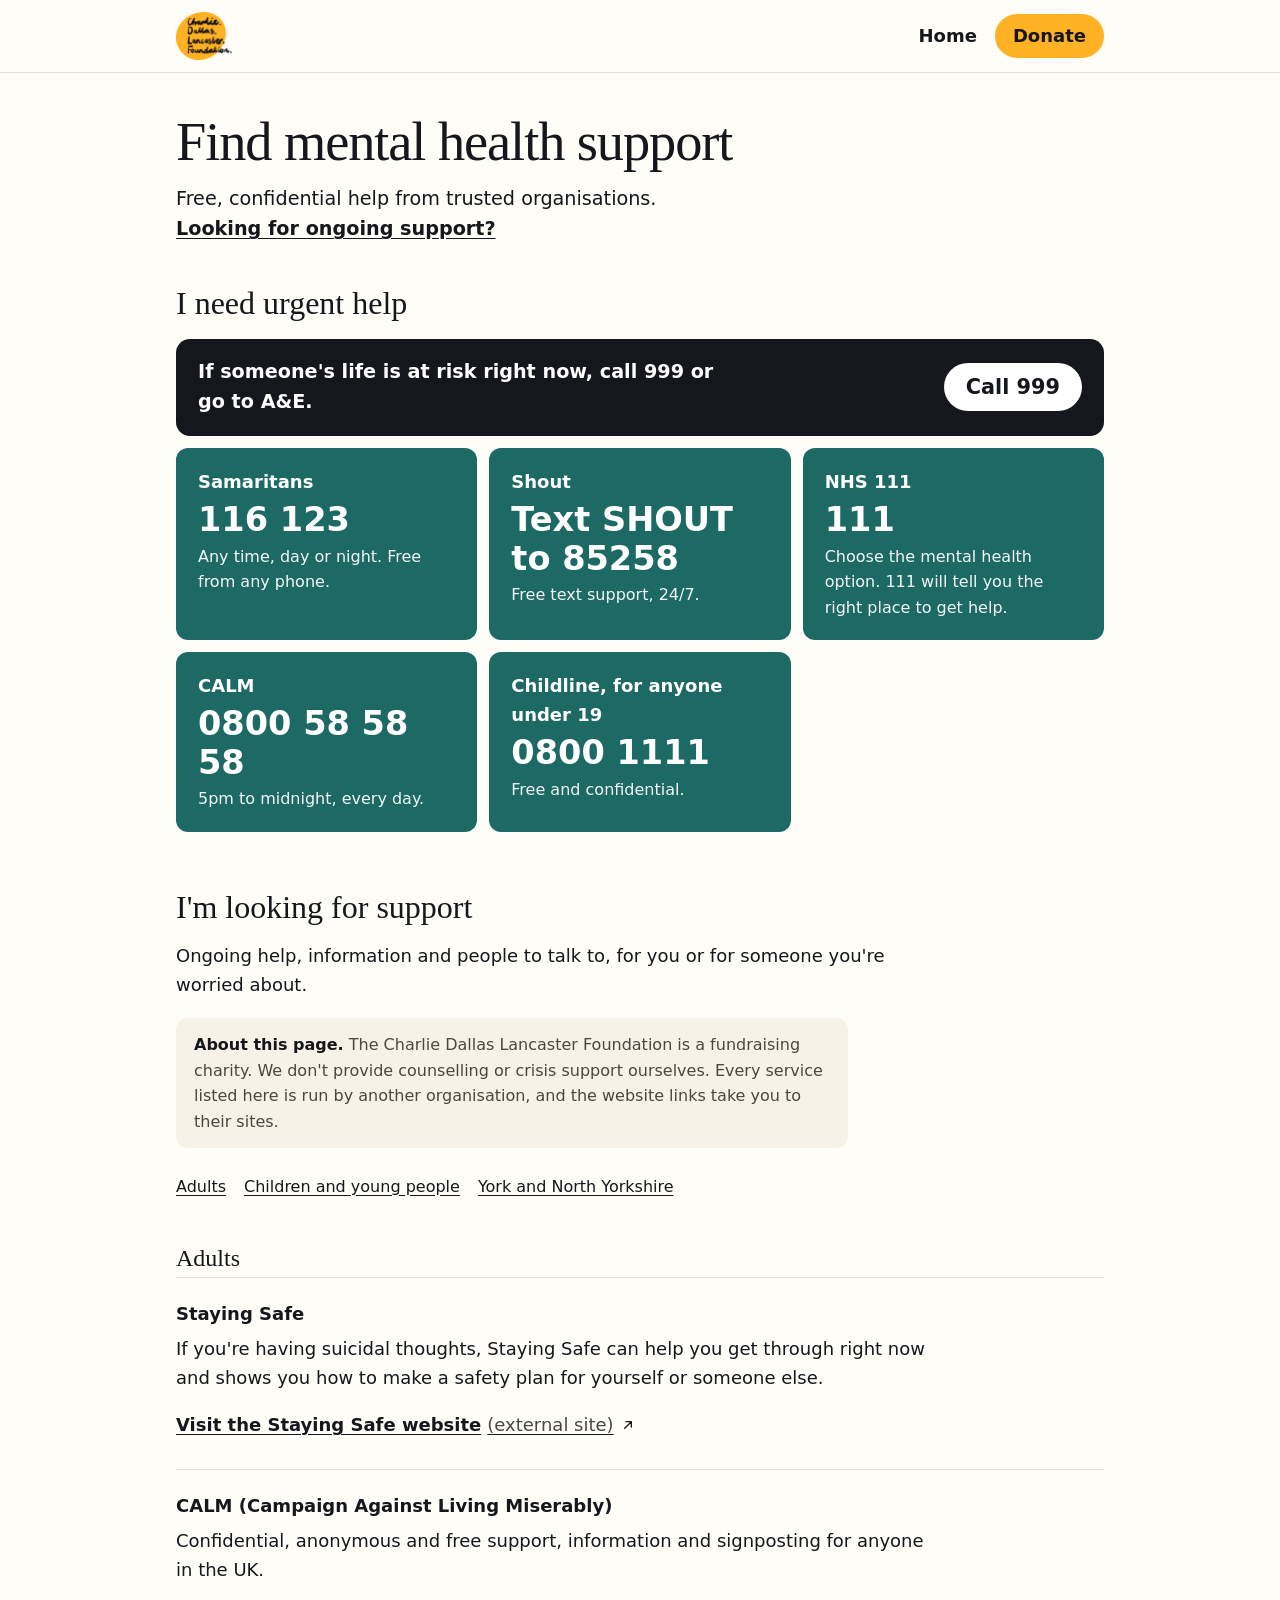
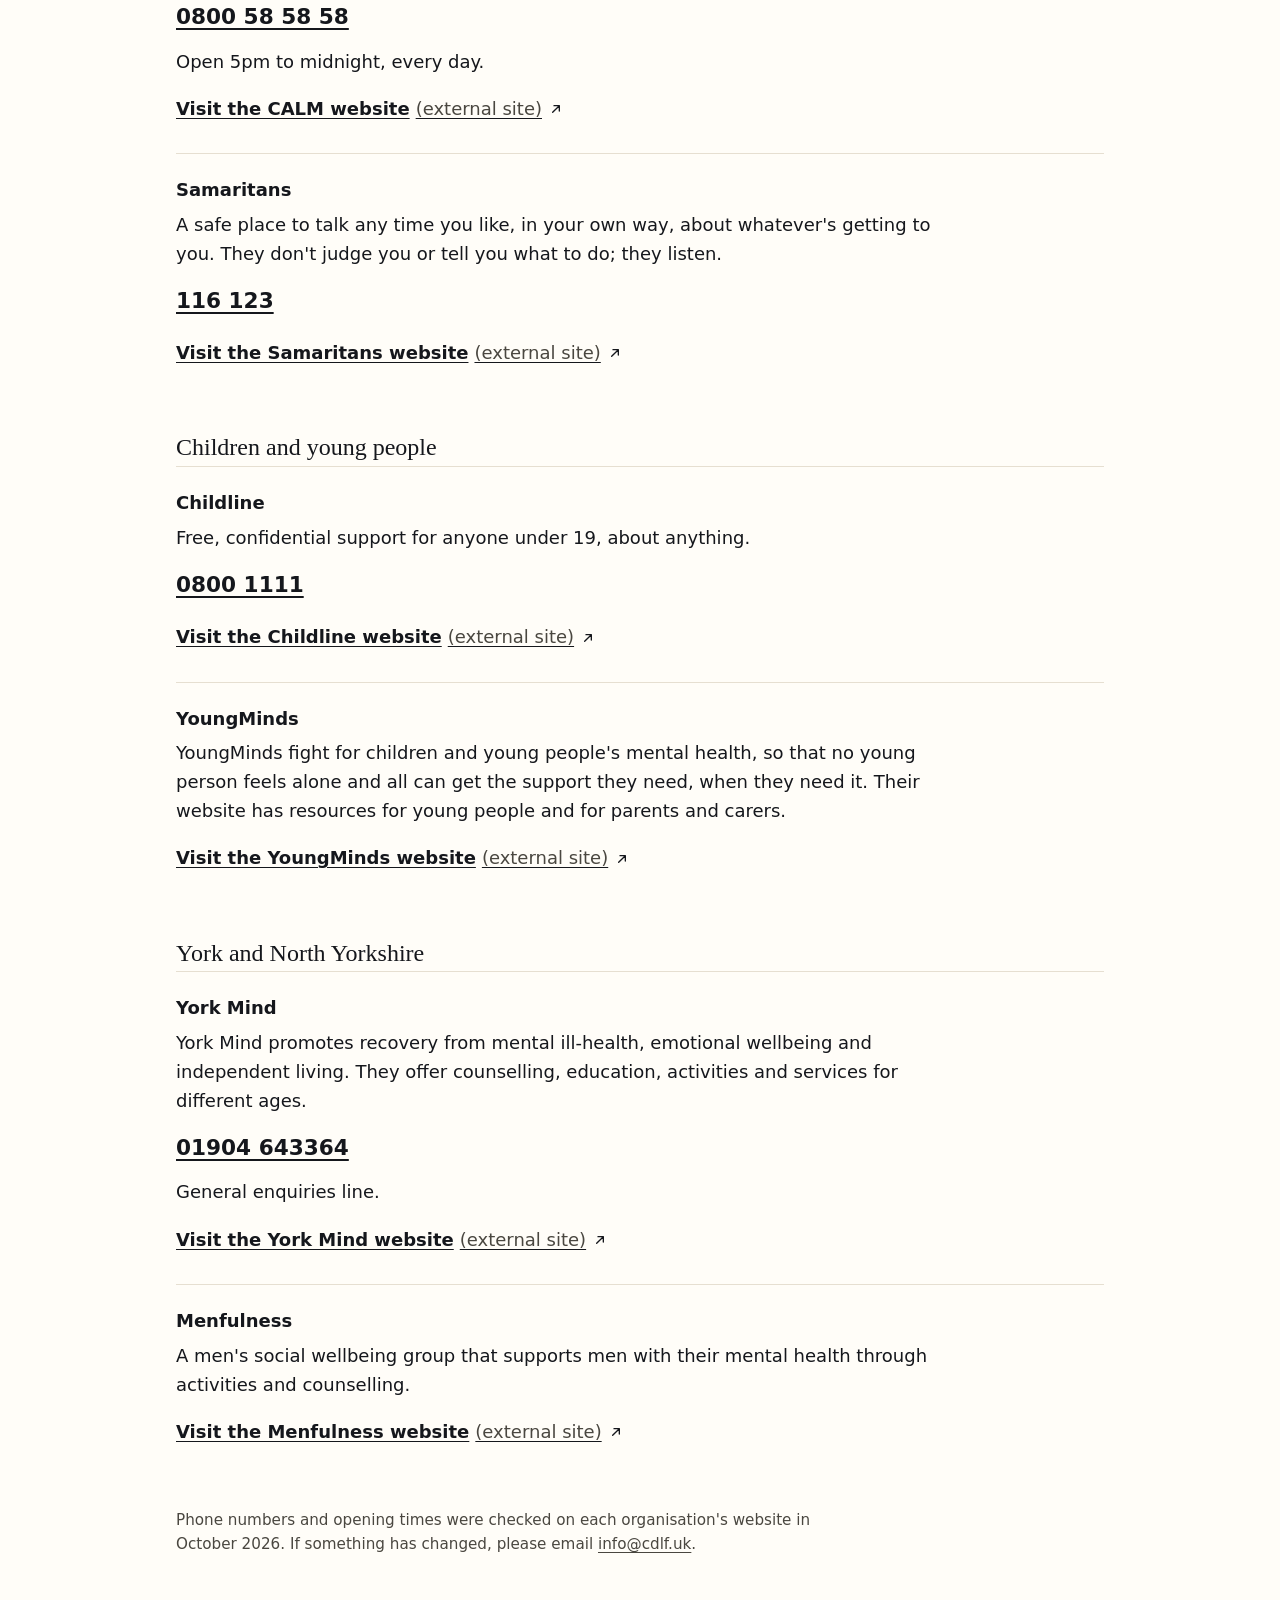
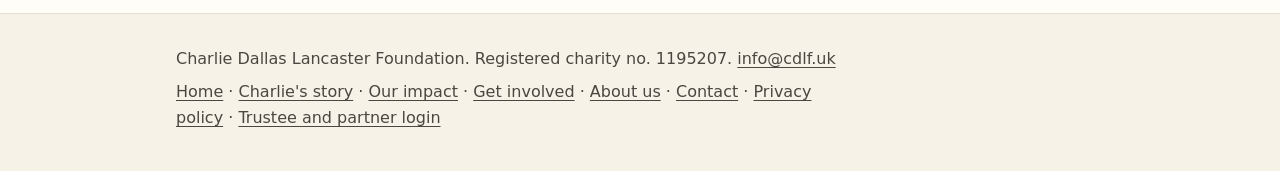
<file: help/index.html>
<!doctype html>
<html lang="en-GB">
<head>
<meta charset="utf-8">
<meta name="viewport" content="width=device-width, initial-scale=1">
<!-- PREVIEW-ONLY: keeps the GitHub Pages preview out of search engines. Remove this line on the production site (this page must be findable). -->
<meta name="robots" content="noindex, nofollow">
<title>Find Mental Health Support | CDLF</title>
<meta name="description" content="Urgent help and trusted mental health support for York, North Yorkshire and the UK. Call Samaritans on 116 123 or text SHOUT to 85258, any time.">
<!-- Production URL on purpose: this is the address the QR codes on our support boards use. -->
<link rel="canonical" href="https://cdlf.uk/help/">
<meta property="og:type" content="website">
<meta property="og:site_name" content="Charlie Dallas Lancaster Foundation">
<meta property="og:locale" content="en_GB">
<meta property="og:title" content="Find mental health support">
<meta property="og:description" content="Urgent help and trusted mental health support services. Samaritans: 116 123, any time.">
<meta property="og:url" content="https://cdlf.uk/help/">
<meta property="og:image" content="https://cdlf.uk/assets/og-image.jpg">
<meta property="og:image:width" content="1200">
<meta property="og:image:height" content="630">
<meta property="og:image:alt" content="The Charlie Dallas Lancaster Foundation logo: hand-lettered words on a sunflower-yellow circle.">
<meta name="twitter:card" content="summary_large_image">
<link rel="icon" href="../favicon.ico" sizes="32x32">
<link rel="icon" href="../assets/icon-192.png" type="image/png" sizes="192x192">
<link rel="apple-touch-icon" href="../assets/apple-touch-icon.png">
<link rel="manifest" href="../site.webmanifest">
<meta name="theme-color" content="#FFB224">
<script type="application/ld+json">
{
  "@context": "https://schema.org",
  "@type": "WebPage",
  "@id": "https://cdlf.uk/help/#webpage",
  "url": "https://cdlf.uk/help/",
  "name": "Find mental health support",
  "inLanguage": "en-GB",
  "isPartOf": { "@id": "https://cdlf.uk/#website" },
  "publisher": { "@id": "https://cdlf.uk/#organization" },
  "lastReviewed": "2026-10-14"
}
</script>
<!-- No JavaScript, no web fonts, no banners: this page is the landing page for the QR codes on our support boards,
     so it must load fast on any phone and work with JavaScript switched off. -->
<style>
:root { --sun:#FFB224; --ink:#15171C; --ink-2:#4A4740; --paper:#FFFDF8; --paper-2:#F7F2E8; --line:#E6DFD1; --help:#1D6A64; --help-ink:#0F4440; --wash:#E7F2EF; }
*,*::before,*::after { box-sizing:border-box; }
html { scroll-padding-top: 16px; }
body { margin:0; background:var(--paper); color:var(--ink); font:1.125rem/1.6 "Segoe UI", system-ui, -apple-system, Roboto, sans-serif; }
a { color:inherit; text-underline-offset:.18em; }
:focus-visible { outline:3px solid var(--ink); outline-offset:3px; border-radius:4px; }
.skip { position:absolute; left:16px; top:-100px; background:var(--ink); color:#fff; padding:12px 18px; border-radius:8px; z-index:2; }
.skip:focus { top:12px; }
.wrap { max-width:960px; margin:0 auto; padding:0 16px; }
header { border-bottom:1px solid var(--line); }
.bar { display:flex; align-items:center; gap:12px; min-height:72px; }
.bar img { width:64px; height:auto; display:block; }
.bar-links { margin-left:auto; display:flex; align-items:center; gap:8px 18px; }
.bar-links .home { font-weight:600; text-decoration:none; min-height:44px; display:inline-flex; align-items:center; }
.bar-links .home:hover { text-decoration:underline; }
.donate { display:inline-flex; align-items:center; min-height:44px; padding:0 18px; border-radius:999px; background:var(--sun); color:var(--ink); font-weight:600; text-decoration:none; }
h1 { font:400 clamp(2.2rem,7vw,3.4rem)/1.08 Georgia, "Times New Roman", serif; letter-spacing:-.02em; margin:40px 0 12px; }
h2 { font:400 clamp(1.6rem,4.5vw,2rem)/1.2 Georgia, serif; margin:0 0 16px; }
h3, h4 { font:600 1.3rem/1.3 inherit; margin:0 0 6px; }
p { max-width:66ch; margin:0 0 1em; }
.intro { font-size:1.2rem; }
.about { background:var(--paper-2); border-radius:12px; padding:14px 18px; font-size:1rem; color:var(--ink-2); }
.about strong { color:var(--ink); }
.intro a { font-weight:600; white-space:nowrap; }
.jump { display:flex; flex-wrap:wrap; gap:4px 18px; margin:8px 0 0; padding:0; list-style:none; font-size:1rem; }
.jump a { display:inline-flex; min-height:44px; align-items:center; }
section { padding-top:20px; }
#support { padding-top:48px; }
/* Urgent help */
.emergency { display:flex; flex-wrap:wrap; align-items:center; justify-content:space-between; gap:12px 20px; background:var(--ink); color:#fff; border-radius:14px; padding:18px 22px; margin-bottom:12px; }
.emergency p { margin:0; font-weight:700; font-size:1.2rem; max-width:40ch; }
.emergency a { display:inline-flex; align-items:center; min-height:48px; padding:0 22px; border-radius:999px; background:#fff; color:var(--ink); font-weight:700; font-size:1.3rem; text-decoration:none; }
.emergency a:focus-visible { outline-color:#fff; }
.tiles { display:grid; grid-template-columns:repeat(auto-fit,minmax(250px,1fr)); gap:12px; margin:0 0 8px; list-style:none; padding:0; }
.tile { display:block; background:var(--help); color:#fff; text-decoration:none; border-radius:12px; padding:20px 22px; min-height:44px; height:100%; }
.tile:hover { background:var(--help-ink); }
.who { display:block; font-weight:600; }
.how { display:block; font-size:clamp(1.6rem,6vw,2.1rem); font-weight:700; line-height:1.15; margin:4px 0; font-variant-numeric:tabular-nums; }
.when { display:block; font-size:1rem; opacity:.95; }
/* Ongoing support, by group */
.group { margin-top:36px; }
.group > h3 { font:400 1.5rem/1.2 Georgia, serif; margin-bottom:4px; }
.group > p { color:var(--ink-2); font-size:1rem; }
.service { border-top:1px solid var(--line); padding:22px 0; }
.service p { margin-bottom:.6em; }
.service .contact { display:flex; flex-wrap:wrap; gap:4px 20px; margin:6px 0 8px; }
.service .contact a { font-size:1.35rem; font-weight:700; min-height:44px; display:inline-flex; align-items:center; }
.ext { font-weight:600; display:inline-flex; align-items:center; gap:6px; min-height:44px; }
.ext svg { width:16px; height:16px; flex:none; }
.ext .tag { font-weight:400; color:var(--ink-2); }
.checked { margin-top:32px; font-size:.95rem; color:var(--ink-2); }
footer { margin-top:56px; background:var(--paper-2); border-top:1px solid var(--line); padding:32px 0; font-size:1rem; color:var(--ink-2); }
footer p { margin:0 0 .5em; }
/* Small phones: tighter spacing above the numbers so Samaritans is on screen without scrolling. */
@media (max-width:420px) {
  .bar { min-height:60px; }
  .bar img { width:52px; }
  h1 { font-size:1.9rem; margin:18px 0 6px; }
  .intro { font-size:1.05rem; margin-bottom:.4em; }
  section { padding-top:8px; }
  #urgent h2 { font-size:1.4rem; margin-bottom:10px; }
  .emergency { padding:14px 16px; gap:10px; }
  .emergency p { font-size:1.05rem; }
  .emergency a { min-height:44px; font-size:1.15rem; padding:0 18px; }
  .tile { padding:16px 18px; }
}
</style>
</head>
<body>
<a class="skip" href="#main">Skip to content</a>
<header>
  <div class="wrap bar">
    <a href="../" aria-label="Charlie Dallas Lancaster Foundation, home"><img src="../assets/logo.png" alt="" width="64" height="48"></a>
    <nav class="bar-links" aria-label="Site">
      <a class="home" href="../">Home</a>
      <a class="donate" href="../get-involved/#donate">Donate</a>
    </nav>
  </div>
</header>

<main id="main" class="wrap">
  <h1>Find mental health support</h1>
  <!-- Urgent numbers come straight after the heading: this page is what the QR codes on our support boards open,
       so someone in crisis must reach a number without scrolling, even on a small phone. -->
  <p class="intro">Free, confidential help from trusted organisations. <a href="#support">Looking for ongoing support?</a></p>

  <!-- Details checked against each organisation's own website on 14 October 2026. Recheck before launch and at least yearly. -->
  <section id="urgent" aria-labelledby="urgent-title">
    <h2 id="urgent-title">I need urgent help</h2>
    <div class="emergency">
      <p>If someone's life is at risk right now, call 999 or go to A&amp;E.</p>
      <a href="tel:999">Call 999</a>
    </div>
    <ul class="tiles">
      <li><a class="tile" href="tel:116123"><span class="who">Samaritans</span><span class="how">116 123</span><span class="when">Any time, day or night. Free from any phone.</span></a></li>
      <li><a class="tile" href="sms:85258?&amp;body=SHOUT"><span class="who">Shout</span><span class="how">Text SHOUT to 85258</span><span class="when">Free text support, 24/7.</span></a></li>
      <li><a class="tile" href="tel:111"><span class="who">NHS 111</span><span class="how">111</span><span class="when">Choose the mental health option. 111 will tell you the right place to get help.</span></a></li>
      <li><a class="tile" href="tel:0800585858"><span class="who">CALM</span><span class="how">0800 58 58 58</span><span class="when">5pm to midnight, every day.</span></a></li>
      <li><a class="tile" href="tel:08001111"><span class="who">Childline, for anyone under 19</span><span class="how">0800 1111</span><span class="when">Free and confidential.</span></a></li>
    </ul>
  </section>

  <section id="support" aria-labelledby="support-title">
    <h2 id="support-title">I'm looking for support</h2>
    <p>Ongoing help, information and people to talk to, for you or for someone you're worried about.</p>
    <p class="about"><strong>About this page.</strong> The Charlie Dallas Lancaster Foundation is a fundraising charity. We don't provide counselling or crisis support ourselves. Every service listed here is run by another organisation, and the website links take you to their sites.</p>
    <nav aria-label="Support by group">
      <ul class="jump">
        <li><a href="#adults">Adults</a></li>
        <li><a href="#young-people">Children and young people</a></li>
        <li><a href="#local">York and North Yorkshire</a></li>
      </ul>
    </nav>

    <div class="group" id="adults">
      <h3>Adults</h3>
      <div class="service">
        <h4>Staying Safe</h4>
        <p>If you're having suicidal thoughts, Staying Safe can help you get through right now and shows you how to make a safety plan for yourself or someone else.</p>
        <a class="ext" href="https://stayingsafe.net/">Visit the Staying Safe website <span class="tag">(external site)</span><svg viewBox="0 0 24 24" fill="none" stroke="currentColor" stroke-width="2" stroke-linecap="round" stroke-linejoin="round" aria-hidden="true"><path d="M7 17L17 7M9 7h8v8"/></svg></a>
      </div>
      <div class="service">
        <h4>CALM (Campaign Against Living Miserably)</h4>
        <p>Confidential, anonymous and free support, information and signposting for anyone in the UK.</p>
        <div class="contact"><a href="tel:0800585858">0800 58 58 58</a></div>
        <p>Open 5pm to midnight, every day.</p>
        <a class="ext" href="https://www.thecalmzone.net/">Visit the CALM website <span class="tag">(external site)</span><svg viewBox="0 0 24 24" fill="none" stroke="currentColor" stroke-width="2" stroke-linecap="round" stroke-linejoin="round" aria-hidden="true"><path d="M7 17L17 7M9 7h8v8"/></svg></a>
      </div>
      <div class="service">
        <h4>Samaritans</h4>
        <p>A safe place to talk any time you like, in your own way, about whatever's getting to you. They don't judge you or tell you what to do; they listen.</p>
        <div class="contact"><a href="tel:116123">116 123</a></div>
        <a class="ext" href="https://www.samaritans.org/">Visit the Samaritans website <span class="tag">(external site)</span><svg viewBox="0 0 24 24" fill="none" stroke="currentColor" stroke-width="2" stroke-linecap="round" stroke-linejoin="round" aria-hidden="true"><path d="M7 17L17 7M9 7h8v8"/></svg></a>
      </div>
    </div>

    <div class="group" id="young-people">
      <h3>Children and young people</h3>
      <div class="service">
        <h4>Childline</h4>
        <p>Free, confidential support for anyone under 19, about anything.</p>
        <div class="contact"><a href="tel:08001111">0800 1111</a></div>
        <a class="ext" href="https://www.childline.org.uk/">Visit the Childline website <span class="tag">(external site)</span><svg viewBox="0 0 24 24" fill="none" stroke="currentColor" stroke-width="2" stroke-linecap="round" stroke-linejoin="round" aria-hidden="true"><path d="M7 17L17 7M9 7h8v8"/></svg></a>
      </div>
      <div class="service">
        <h4>YoungMinds</h4>
        <p>YoungMinds fight for children and young people's mental health, so that no young person feels alone and all can get the support they need, when they need it. Their website has resources for young people and for parents and carers.</p>
        <a class="ext" href="https://www.youngminds.org.uk/">Visit the YoungMinds website <span class="tag">(external site)</span><svg viewBox="0 0 24 24" fill="none" stroke="currentColor" stroke-width="2" stroke-linecap="round" stroke-linejoin="round" aria-hidden="true"><path d="M7 17L17 7M9 7h8v8"/></svg></a>
      </div>
    </div>

    <!-- To check before launch: whether to list the local NHS 24/7 mental health crisis line for York and North Yorkshire
         (Tees, Esk and Wear Valleys NHS Foundation Trust). Its number could not be verified from the trust's website,
         which now directs people to NHS 111's mental health option (listed above). See LAUNCH.md. -->
    <div class="group" id="local">
      <h3>York and North Yorkshire</h3>
      <div class="service">
        <h4>York Mind</h4>
        <p>York Mind promotes recovery from mental ill-health, emotional wellbeing and independent living. They offer counselling, education, activities and services for different ages.</p>
        <div class="contact"><a href="tel:01904643364">01904 643364</a></div>
        <p>General enquiries line.</p>
        <a class="ext" href="https://www.yorkmind.org.uk/">Visit the York Mind website <span class="tag">(external site)</span><svg viewBox="0 0 24 24" fill="none" stroke="currentColor" stroke-width="2" stroke-linecap="round" stroke-linejoin="round" aria-hidden="true"><path d="M7 17L17 7M9 7h8v8"/></svg></a>
      </div>
      <div class="service">
        <h4>Menfulness</h4>
        <p>A men's social wellbeing group that supports men with their mental health through activities and counselling.</p>
        <a class="ext" href="https://menfulness.org/">Visit the Menfulness website <span class="tag">(external site)</span><svg viewBox="0 0 24 24" fill="none" stroke="currentColor" stroke-width="2" stroke-linecap="round" stroke-linejoin="round" aria-hidden="true"><path d="M7 17L17 7M9 7h8v8"/></svg></a>
      </div>
    </div>
  </section>

  <p class="checked">Phone numbers and opening times were checked on each organisation's website in October 2026. If something has changed, please email <a href="mailto:info@cdlf.uk">info@cdlf.uk</a>.</p>
</main>

<footer>
  <div class="wrap">
    <p>Charlie Dallas Lancaster Foundation. Registered charity no. 1195207. <a href="mailto:info@cdlf.uk">info@cdlf.uk</a></p>
    <p><a href="../">Home</a> &middot; <a href="../charlies-story/">Charlie's story</a> &middot; <a href="../our-impact/">Our impact</a> &middot; <a href="../get-involved/">Get involved</a> &middot; <a href="../about/">About us</a> &middot; <a href="../contact/">Contact</a> &middot; <a href="https://cdlf.uk/privacy-policy/">Privacy policy</a> &middot; <a href="../login/">Trustee and partner login</a></p>
  </div>
</footer>
</body>
</html>
</file>
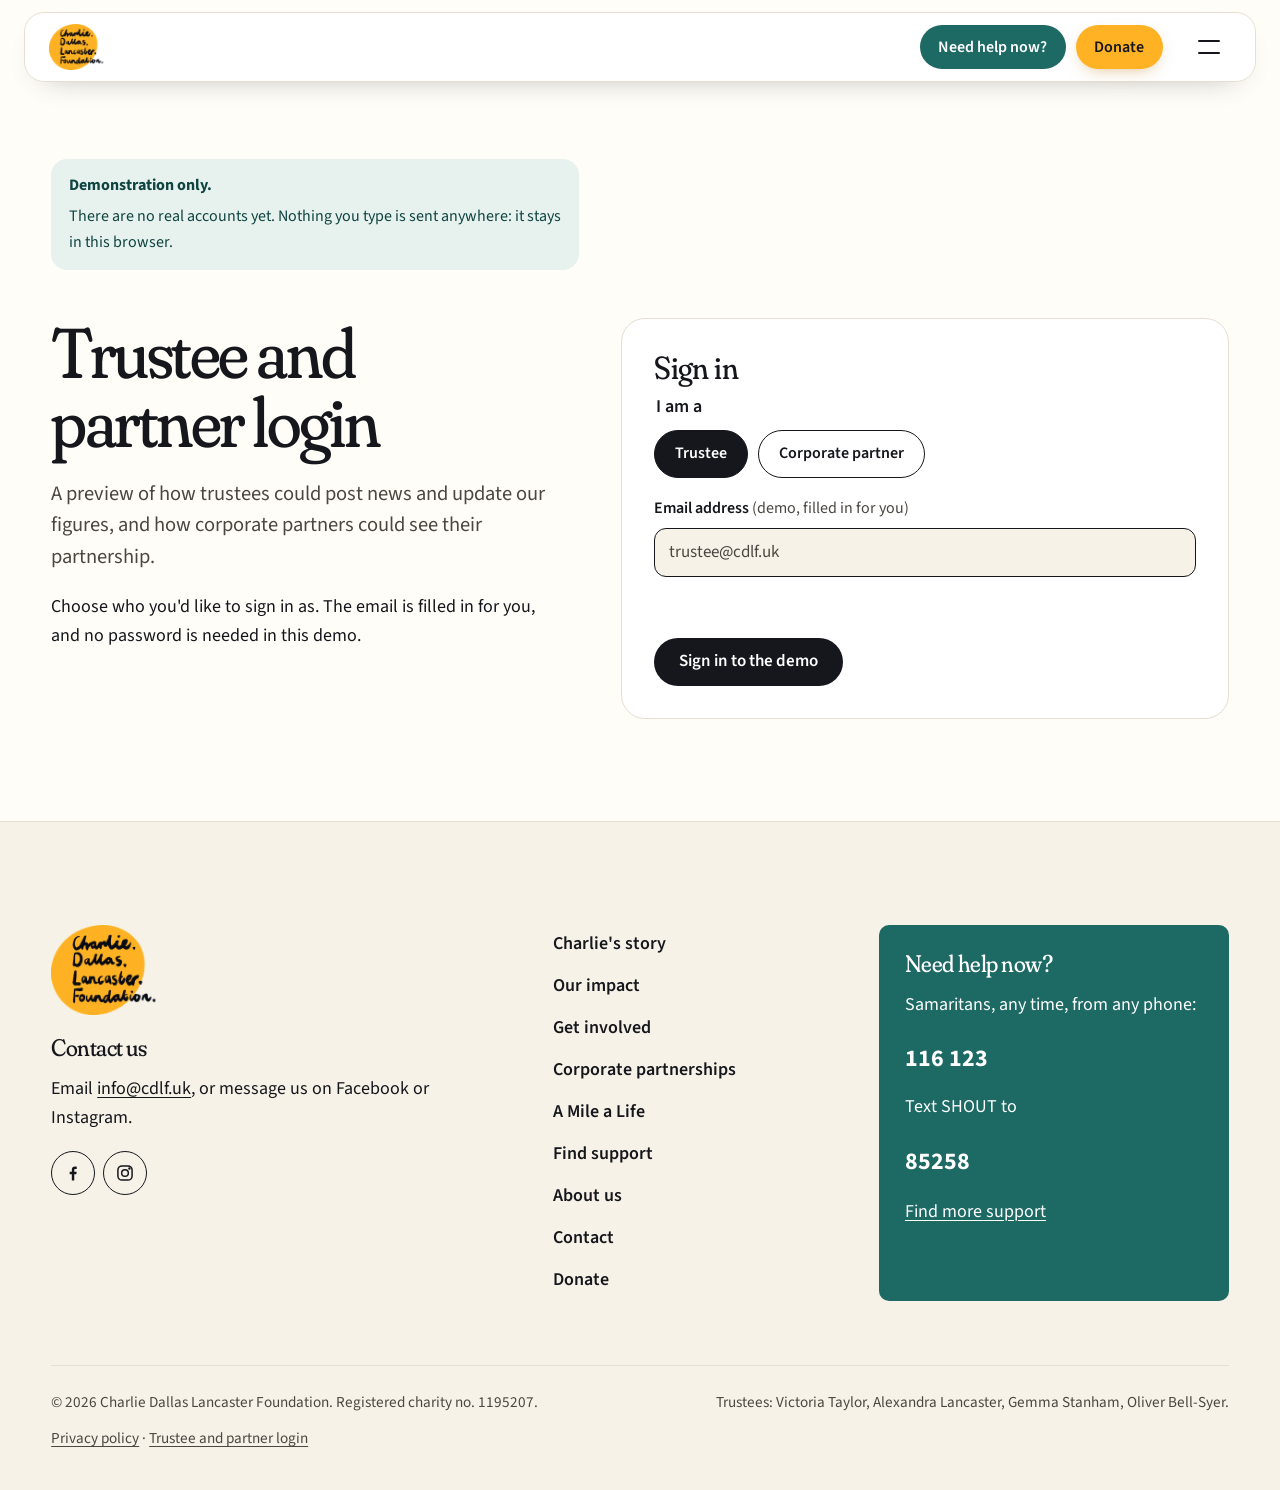
<file: login/index.html>
<!doctype html>
<html lang="en-GB">
<head>
<meta charset="utf-8">
<meta name="viewport" content="width=device-width, initial-scale=1">
<!-- DEMO PAGE: always noindex, never in the sitemap. Remove or replace this page before launch (see LAUNCH.md). -->
<meta name="robots" content="noindex, nofollow">
<title>Trustee and Partner Login (Demo) | CDLF</title>
<meta name="description" content="A demonstration of the trustee and corporate partner area for the Charlie Dallas Lancaster Foundation website.">
<link rel="icon" href="../favicon.ico" sizes="32x32">
<link rel="icon" href="../assets/icon-192.png" type="image/png" sizes="192x192">
<link rel="apple-touch-icon" href="../assets/apple-touch-icon.png">
<link rel="manifest" href="../site.webmanifest">
<meta name="theme-color" content="#FFB224">
<link rel="preconnect" href="https://fonts.googleapis.com">
<link rel="preconnect" href="https://fonts.gstatic.com" crossorigin>
<link href="https://fonts.googleapis.com/css2?family=Fraunces:opsz,wght,SOFT@48..144,340..420,100&family=Source+Sans+3:wght@400;600;700&display=swap" rel="stylesheet">
<script>document.documentElement.classList.add('js');</script>
<link rel="stylesheet" href="../assets/site.css">
</head>
<body data-demo-page="login">
<a class="skip" href="#main">Skip to content</a>

<header class="site-header" id="top">
  <div class="wrap bar">
    <a class="brand" href="../" aria-label="Charlie Dallas Lancaster Foundation, home">
      <img src="../assets/logo.png" alt="" width="260" height="196">
    </a>
    <!-- Shown only without JavaScript; otherwise the same links live in the drop-down menu. -->
    <nav class="nav" aria-label="Main">
      <a href="../charlies-story/">Charlie's story</a>
      <a href="../our-impact/">Our impact</a>
      <a href="../get-involved/">Get involved</a>
      <a href="../a-mile-a-life/">A Mile a Life</a>
      <a href="../help/">Find support</a>
      <a href="../contact/">Contact</a>
    </nav>
    <div class="actions">
      <a class="btn btn-help" href="../help/" data-crisis><span class="lbl-long">Need help now?</span><span class="lbl-short" aria-hidden="true">Need help?</span></a>
      <a class="btn btn-donate" href="../get-involved/#donate">Donate</a>
    </div>
    <button class="menu-btn" type="button" aria-expanded="false" aria-controls="site-menu" aria-label="Menu">
      <span class="burger" aria-hidden="true"><span></span><span></span></span>
    </button>
  </div>
  <!-- Drop-down menu (all screen sizes): the header grows downwards to show the page links. -->
  <div class="menu-panel" id="site-menu" inert>
    <div class="menu-inner">
      <div class="menu-grid">
        <nav class="menu-links" aria-label="Pages">
          <a href="../charlies-story/" style="--i:0">Charlie's story</a>
          <a href="../our-impact/" style="--i:1">Our impact</a>
          <a href="../get-involved/" style="--i:2">Get involved</a>
          <a href="../corporate-partnerships/" style="--i:3">Corporate partnerships</a>
          <a href="../a-mile-a-life/" style="--i:4">A Mile a Life</a>
          <a href="../help/" style="--i:5">Find support</a>
          <a href="../about/" style="--i:6">About us</a>
          <a href="../contact/" style="--i:7">Contact</a>
        </nav>
        <div class="menu-meta">
          <p>Get in touch: <a href="mailto:info@cdlf.uk">info@cdlf.uk</a></p>
          <p>Registered charity no. 1195207</p>
          <div class="social">
            <a href="https://www.facebook.com/CDLF.UK/" aria-label="CDLF on Facebook"><svg viewBox="0 0 24 24" fill="currentColor" aria-hidden="true"><path d="M13.5 21v-7.5h2.5l.4-3h-2.9V8.6c0-.9.3-1.5 1.5-1.5h1.5V4.4c-.3 0-1.2-.1-2.2-.1-2.2 0-3.7 1.3-3.7 3.8v2.4H8v3h2.6V21z"/></svg></a>
            <a href="https://www.instagram.com/c.d.l.foundation/" aria-label="CDLF on Instagram"><svg viewBox="0 0 24 24" fill="none" stroke="currentColor" stroke-width="1.8" aria-hidden="true"><rect x="3.5" y="3.5" width="17" height="17" rx="5"/><circle cx="12" cy="12" r="4"/><circle cx="17.3" cy="6.7" r=".6" fill="currentColor"/></svg></a>
          </div>
        </div>
      </div>
    </div>
  </div>
</header>

<main id="main">

  <section class="demo-wrap">
    <div class="wrap">
      <p class="demo-banner" role="note"><strong>Demonstration only.</strong> <span>There are no real accounts yet. Nothing you type is sent anywhere: it stays in this browser.</span></p>

      <div class="auth">
        <div>
          <h1 class="page-title" id="page-title">Trustee and partner login</h1>
          <p class="lede">A preview of how trustees could post news and update our figures, and how corporate partners could see their partnership.</p>
          <p>Choose who you'd like to sign in as. The email is filled in for you, and no password is needed in this demo.</p>
        </div>

        <div class="dash-card auth-card">
          <h2>Sign in</h2>
          <noscript><p class="form-msg err">This demo needs JavaScript switched on.</p></noscript>
          <form data-demo-login novalidate>
            <fieldset class="field" style="border:0;padding:0;margin:0">
              <legend style="font-weight:600;margin-bottom:8px">I am a</legend>
              <div class="choice-row">
                <label class="choice"><input type="radio" name="role" value="trustee" checked><span>Trustee</span></label>
                <label class="choice"><input type="radio" name="role" value="partner"><span>Corporate partner</span></label>
              </div>
            </fieldset>
            <div class="field">
              <label for="demo-email">Email address <span class="opt">(demo, filled in for you)</span></label>
              <input id="demo-email" type="email" value="trustee@cdlf.uk" readonly>
            </div>
            <p class="form-msg" role="alert"></p>
            <button class="btn btn-ink" type="submit">Sign in to the demo</button>
          </form>
        </div>
      </div>
    </div>
  </section>

</main>

<footer class="site-footer" id="contact-us">
  <div class="wrap">
    <div class="foot-grid">
      <div>
        <img src="../assets/logo.png" alt="Charlie Dallas Lancaster Foundation" width="120" style="width:120px">
        <h2 class="foot-title">Contact us</h2>
        <p>Email <a href="mailto:info@cdlf.uk">info@cdlf.uk</a>, or message us on Facebook or Instagram.</p>
        <div class="social">
          <a href="https://www.facebook.com/CDLF.UK/" aria-label="CDLF on Facebook"><svg viewBox="0 0 24 24" fill="currentColor" aria-hidden="true"><path d="M13.5 21v-7.5h2.5l.4-3h-2.9V8.6c0-.9.3-1.5 1.5-1.5h1.5V4.4c-.3 0-1.2-.1-2.2-.1-2.2 0-3.7 1.3-3.7 3.8v2.4H8v3h2.6V21z"/></svg></a>
          <a href="https://www.instagram.com/c.d.l.foundation/" aria-label="CDLF on Instagram"><svg viewBox="0 0 24 24" fill="none" stroke="currentColor" stroke-width="1.8" aria-hidden="true"><rect x="3.5" y="3.5" width="17" height="17" rx="5"/><circle cx="12" cy="12" r="4"/><circle cx="17.3" cy="6.7" r=".6" fill="currentColor"/></svg></a>
        </div>
      </div>
      <nav aria-label="Footer">
        <ul class="foot-links">
          <li><a href="../charlies-story/">Charlie's story</a></li>
          <li><a href="../our-impact/">Our impact</a></li>
          <li><a href="../get-involved/">Get involved</a></li>
          <li><a href="../corporate-partnerships/">Corporate partnerships</a></li>
          <li><a href="../a-mile-a-life/">A Mile a Life</a></li>
          <li><a href="../help/">Find support</a></li>
          <li><a href="../about/">About us</a></li>
          <li><a href="../contact/">Contact</a></li>
          <li><a href="../get-involved/#donate">Donate</a></li>
        </ul>
      </nav>
      <div class="foot-help help-surface">
        <h2>Need help now?</h2>
        <p>Samaritans, any time, from any phone:</p>
        <a class="num" href="tel:116123">116 123</a>
        <p style="margin-top:12px">Text SHOUT to</p>
        <a class="num" href="sms:85258?&amp;body=SHOUT">85258</a>
        <p style="margin:14px 0 0"><a href="../help/">Find more support</a></p>
      </div>
    </div>
    <div class="legal">
      <p>&copy; 2026 Charlie Dallas Lancaster Foundation. Registered charity no. 1195207.</p>
      <p>Trustees: Victoria Taylor, Alexandra Lancaster, Gemma Stanham, Oliver Bell-Syer.</p>
      <p><a href="https://cdlf.uk/privacy-policy/">Privacy policy</a> &middot; <a href="../login/">Trustee and partner login</a></p>
    </div>
  </div>
</footer>

<dialog class="film-dialog" id="film-dialog" aria-label="Film, with sound">
  <button class="close" type="button" data-close-film>
    <svg viewBox="0 0 24 24" fill="none" stroke="currentColor" stroke-width="2.2" stroke-linecap="round" aria-hidden="true"><path d="M6 6l12 12M18 6L6 18"/></svg>
    Close
  </button>
  <div class="film-frame"></div>
</dialog>

<!-- Crisis numbers overlay. The trigger links to the help page, so it still works without JavaScript. -->
<dialog class="crisis" id="crisis" aria-labelledby="crisis-title">
  <div class="crisis-inner">
    <div class="crisis-top">
      <h2 id="crisis-title">Need help now?</h2>
      <button class="close" type="button" data-close-crisis aria-label="Close">
        <svg viewBox="0 0 24 24" fill="none" stroke="currentColor" stroke-width="2" stroke-linecap="round"><path d="M6 6l12 12M18 6L6 18"/></svg>
      </button>
    </div>
    <p class="now">If someone's life is at risk, call 999 or go to A&amp;E.</p>
    <div class="crisis-tiles">
      <a class="crisis-tile" href="tel:116123"><span class="who">Samaritans</span><span class="how">116 123</span><span class="when">Any time, from any phone</span></a>
      <a class="crisis-tile" href="sms:85258?&amp;body=SHOUT"><span class="who">Shout</span><span class="how">Text SHOUT to 85258</span><span class="when">Any time, day or night</span></a>
      <a class="crisis-tile" href="tel:111"><span class="who">NHS 111</span><span class="how">111</span><span class="when">Choose the mental health option</span></a>
      <a class="crisis-tile" href="tel:0800585858"><span class="who">CALM</span><span class="how">0800 58 58 58</span><span class="when">5pm to midnight, every day</span></a>
    </div>
    <a class="text-link more" href="../help/">Find more support</a>
  </div>
</dialog>

<script src="../assets/site.js"></script>
<script src="../assets/demo.js"></script>
</body>
</html>
</file>
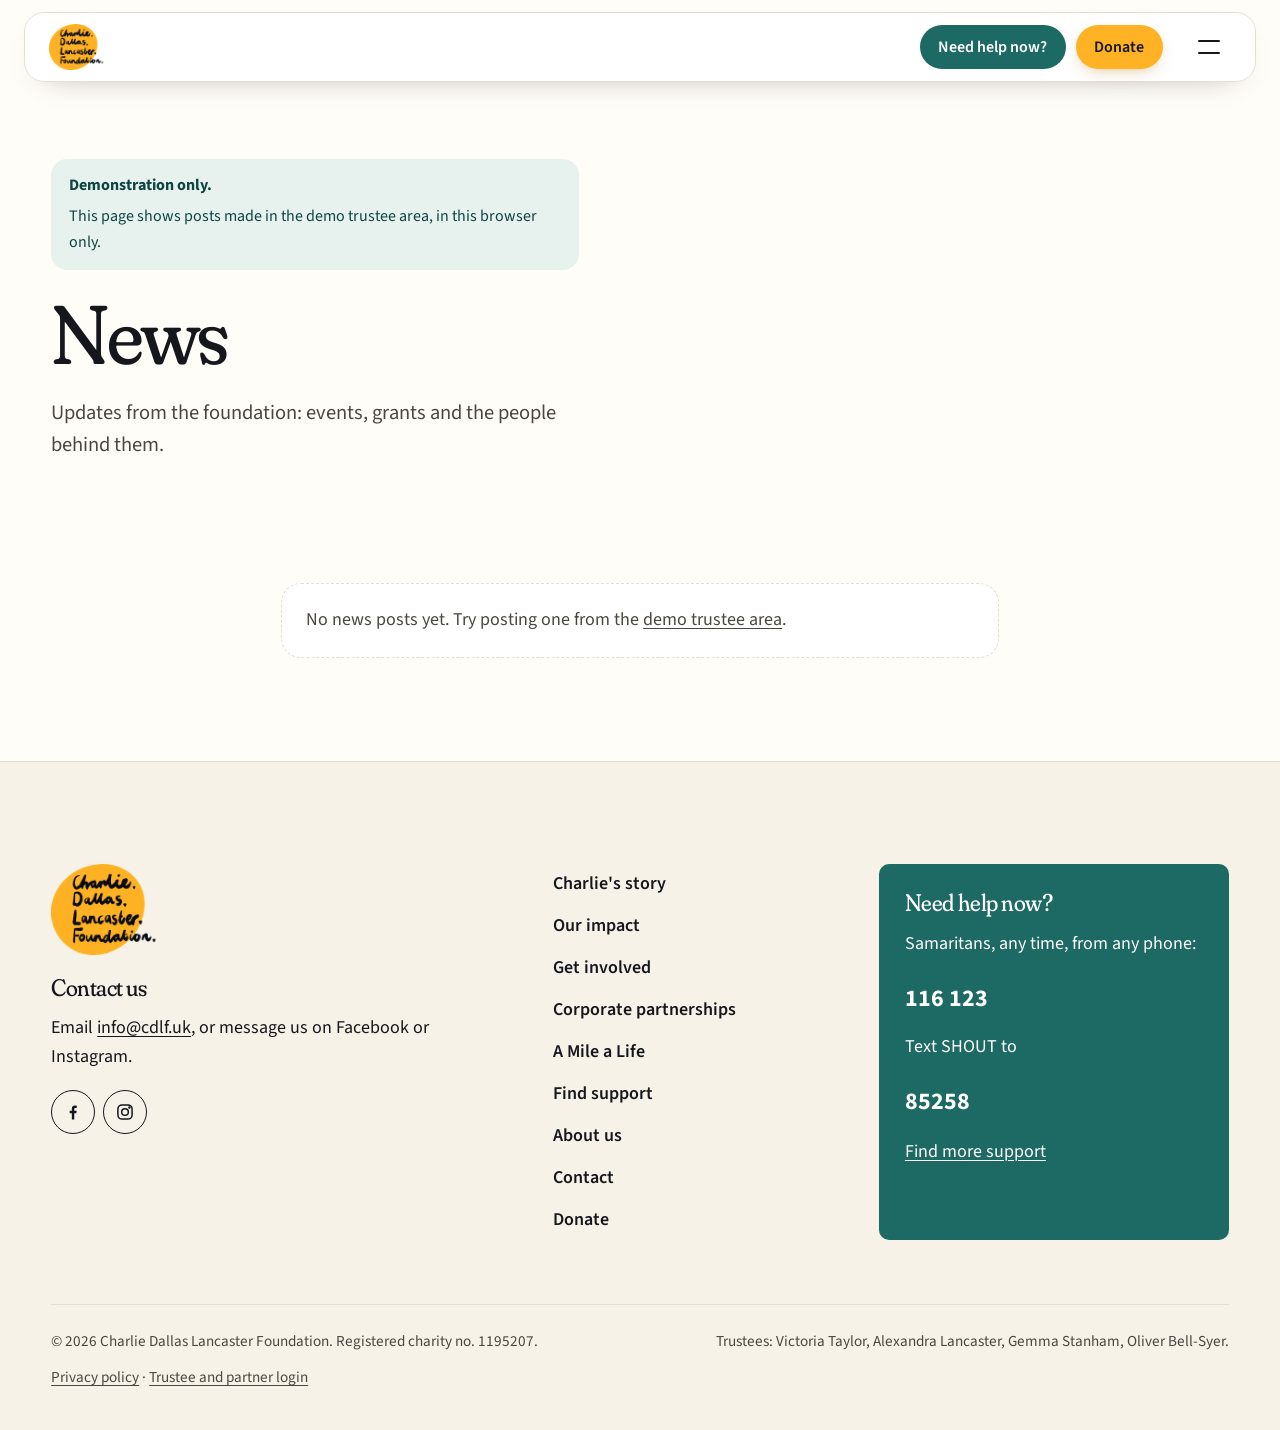
<file: news/index.html>
<!doctype html>
<html lang="en-GB">
<head>
<meta charset="utf-8">
<meta name="viewport" content="width=device-width, initial-scale=1">
<!-- DEMO PAGE: always noindex, never in the sitemap. Remove or replace this page before launch (see LAUNCH.md). -->
<meta name="robots" content="noindex, nofollow">
<title>News (Demo) | CDLF</title>
<meta name="description" content="News from the Charlie Dallas Lancaster Foundation (demonstration page).">
<link rel="icon" href="../favicon.ico" sizes="32x32">
<link rel="icon" href="../assets/icon-192.png" type="image/png" sizes="192x192">
<link rel="apple-touch-icon" href="../assets/apple-touch-icon.png">
<link rel="manifest" href="../site.webmanifest">
<meta name="theme-color" content="#FFB224">
<link rel="preconnect" href="https://fonts.googleapis.com">
<link rel="preconnect" href="https://fonts.gstatic.com" crossorigin>
<link href="https://fonts.googleapis.com/css2?family=Fraunces:opsz,wght,SOFT@48..144,340..420,100&family=Source+Sans+3:wght@400;600;700&display=swap" rel="stylesheet">
<script>document.documentElement.classList.add('js');</script>
<link rel="stylesheet" href="../assets/site.css">
</head>
<body data-demo-page="news">
<a class="skip" href="#main">Skip to content</a>

<header class="site-header" id="top">
  <div class="wrap bar">
    <a class="brand" href="../" aria-label="Charlie Dallas Lancaster Foundation, home">
      <img src="../assets/logo.png" alt="" width="260" height="196">
    </a>
    <!-- Shown only without JavaScript; otherwise the same links live in the drop-down menu. -->
    <nav class="nav" aria-label="Main">
      <a href="../charlies-story/">Charlie's story</a>
      <a href="../our-impact/">Our impact</a>
      <a href="../get-involved/">Get involved</a>
      <a href="../a-mile-a-life/">A Mile a Life</a>
      <a href="../help/">Find support</a>
      <a href="../contact/">Contact</a>
    </nav>
    <div class="actions">
      <a class="btn btn-help" href="../help/" data-crisis><span class="lbl-long">Need help now?</span><span class="lbl-short" aria-hidden="true">Need help?</span></a>
      <a class="btn btn-donate" href="../get-involved/#donate">Donate</a>
    </div>
    <button class="menu-btn" type="button" aria-expanded="false" aria-controls="site-menu" aria-label="Menu">
      <span class="burger" aria-hidden="true"><span></span><span></span></span>
    </button>
  </div>
  <!-- Drop-down menu (all screen sizes): the header grows downwards to show the page links. -->
  <div class="menu-panel" id="site-menu" inert>
    <div class="menu-inner">
      <div class="menu-grid">
        <nav class="menu-links" aria-label="Pages">
          <a href="../charlies-story/" style="--i:0">Charlie's story</a>
          <a href="../our-impact/" style="--i:1">Our impact</a>
          <a href="../get-involved/" style="--i:2">Get involved</a>
          <a href="../corporate-partnerships/" style="--i:3">Corporate partnerships</a>
          <a href="../a-mile-a-life/" style="--i:4">A Mile a Life</a>
          <a href="../help/" style="--i:5">Find support</a>
          <a href="../about/" style="--i:6">About us</a>
          <a href="../contact/" style="--i:7">Contact</a>
        </nav>
        <div class="menu-meta">
          <p>Get in touch: <a href="mailto:info@cdlf.uk">info@cdlf.uk</a></p>
          <p>Registered charity no. 1195207</p>
          <div class="social">
            <a href="https://www.facebook.com/CDLF.UK/" aria-label="CDLF on Facebook"><svg viewBox="0 0 24 24" fill="currentColor" aria-hidden="true"><path d="M13.5 21v-7.5h2.5l.4-3h-2.9V8.6c0-.9.3-1.5 1.5-1.5h1.5V4.4c-.3 0-1.2-.1-2.2-.1-2.2 0-3.7 1.3-3.7 3.8v2.4H8v3h2.6V21z"/></svg></a>
            <a href="https://www.instagram.com/c.d.l.foundation/" aria-label="CDLF on Instagram"><svg viewBox="0 0 24 24" fill="none" stroke="currentColor" stroke-width="1.8" aria-hidden="true"><rect x="3.5" y="3.5" width="17" height="17" rx="5"/><circle cx="12" cy="12" r="4"/><circle cx="17.3" cy="6.7" r=".6" fill="currentColor"/></svg></a>
          </div>
        </div>
      </div>
    </div>
  </div>
</header>

<main id="main">

  <section class="page-hero" aria-labelledby="page-title">
    <div class="wrap">
      <p class="demo-banner" role="note" style="margin-bottom:24px"><strong>Demonstration only.</strong> <span>This page shows posts made in the demo trustee area, in this browser only.</span></p>
      <h1 class="page-title" id="page-title">News</h1>
      <p class="lede" style="max-width:56ch">Updates from the foundation: events, grants and the people behind them.</p>
    </div>
  </section>

  <section class="section" style="padding-top:0" aria-label="Posts">
    <div class="wrap" style="max-width:820px">
      <div class="empty-note" data-news-empty><p>No news posts yet. Try posting one from the <a href="../login/">demo trustee area</a>.</p></div>
      <div class="posts" data-news-list></div>
    </div>
  </section>

</main>

<footer class="site-footer" id="contact-us">
  <div class="wrap">
    <div class="foot-grid">
      <div>
        <img src="../assets/logo.png" alt="Charlie Dallas Lancaster Foundation" width="120" style="width:120px">
        <h2 class="foot-title">Contact us</h2>
        <p>Email <a href="mailto:info@cdlf.uk">info@cdlf.uk</a>, or message us on Facebook or Instagram.</p>
        <div class="social">
          <a href="https://www.facebook.com/CDLF.UK/" aria-label="CDLF on Facebook"><svg viewBox="0 0 24 24" fill="currentColor" aria-hidden="true"><path d="M13.5 21v-7.5h2.5l.4-3h-2.9V8.6c0-.9.3-1.5 1.5-1.5h1.5V4.4c-.3 0-1.2-.1-2.2-.1-2.2 0-3.7 1.3-3.7 3.8v2.4H8v3h2.6V21z"/></svg></a>
          <a href="https://www.instagram.com/c.d.l.foundation/" aria-label="CDLF on Instagram"><svg viewBox="0 0 24 24" fill="none" stroke="currentColor" stroke-width="1.8" aria-hidden="true"><rect x="3.5" y="3.5" width="17" height="17" rx="5"/><circle cx="12" cy="12" r="4"/><circle cx="17.3" cy="6.7" r=".6" fill="currentColor"/></svg></a>
        </div>
      </div>
      <nav aria-label="Footer">
        <ul class="foot-links">
          <li><a href="../charlies-story/">Charlie's story</a></li>
          <li><a href="../our-impact/">Our impact</a></li>
          <li><a href="../get-involved/">Get involved</a></li>
          <li><a href="../corporate-partnerships/">Corporate partnerships</a></li>
          <li><a href="../a-mile-a-life/">A Mile a Life</a></li>
          <li><a href="../help/">Find support</a></li>
          <li><a href="../about/">About us</a></li>
          <li><a href="../contact/">Contact</a></li>
          <li><a href="../get-involved/#donate">Donate</a></li>
        </ul>
      </nav>
      <div class="foot-help help-surface">
        <h2>Need help now?</h2>
        <p>Samaritans, any time, from any phone:</p>
        <a class="num" href="tel:116123">116 123</a>
        <p style="margin-top:12px">Text SHOUT to</p>
        <a class="num" href="sms:85258?&amp;body=SHOUT">85258</a>
        <p style="margin:14px 0 0"><a href="../help/">Find more support</a></p>
      </div>
    </div>
    <div class="legal">
      <p>&copy; 2026 Charlie Dallas Lancaster Foundation. Registered charity no. 1195207.</p>
      <p>Trustees: Victoria Taylor, Alexandra Lancaster, Gemma Stanham, Oliver Bell-Syer.</p>
      <p><a href="https://cdlf.uk/privacy-policy/">Privacy policy</a> &middot; <a href="../login/">Trustee and partner login</a></p>
    </div>
  </div>
</footer>

<dialog class="film-dialog" id="film-dialog" aria-label="Film, with sound">
  <button class="close" type="button" data-close-film>
    <svg viewBox="0 0 24 24" fill="none" stroke="currentColor" stroke-width="2.2" stroke-linecap="round" aria-hidden="true"><path d="M6 6l12 12M18 6L6 18"/></svg>
    Close
  </button>
  <div class="film-frame"></div>
</dialog>

<!-- Crisis numbers overlay. The trigger links to the help page, so it still works without JavaScript. -->
<dialog class="crisis" id="crisis" aria-labelledby="crisis-title">
  <div class="crisis-inner">
    <div class="crisis-top">
      <h2 id="crisis-title">Need help now?</h2>
      <button class="close" type="button" data-close-crisis aria-label="Close">
        <svg viewBox="0 0 24 24" fill="none" stroke="currentColor" stroke-width="2" stroke-linecap="round"><path d="M6 6l12 12M18 6L6 18"/></svg>
      </button>
    </div>
    <p class="now">If someone's life is at risk, call 999 or go to A&amp;E.</p>
    <div class="crisis-tiles">
      <a class="crisis-tile" href="tel:116123"><span class="who">Samaritans</span><span class="how">116 123</span><span class="when">Any time, from any phone</span></a>
      <a class="crisis-tile" href="sms:85258?&amp;body=SHOUT"><span class="who">Shout</span><span class="how">Text SHOUT to 85258</span><span class="when">Any time, day or night</span></a>
      <a class="crisis-tile" href="tel:111"><span class="who">NHS 111</span><span class="how">111</span><span class="when">Choose the mental health option</span></a>
      <a class="crisis-tile" href="tel:0800585858"><span class="who">CALM</span><span class="how">0800 58 58 58</span><span class="when">5pm to midnight, every day</span></a>
    </div>
    <a class="text-link more" href="../help/">Find more support</a>
  </div>
</dialog>

<script src="../assets/site.js"></script>
<script src="../assets/demo.js"></script>
</body>
</html>
</file>
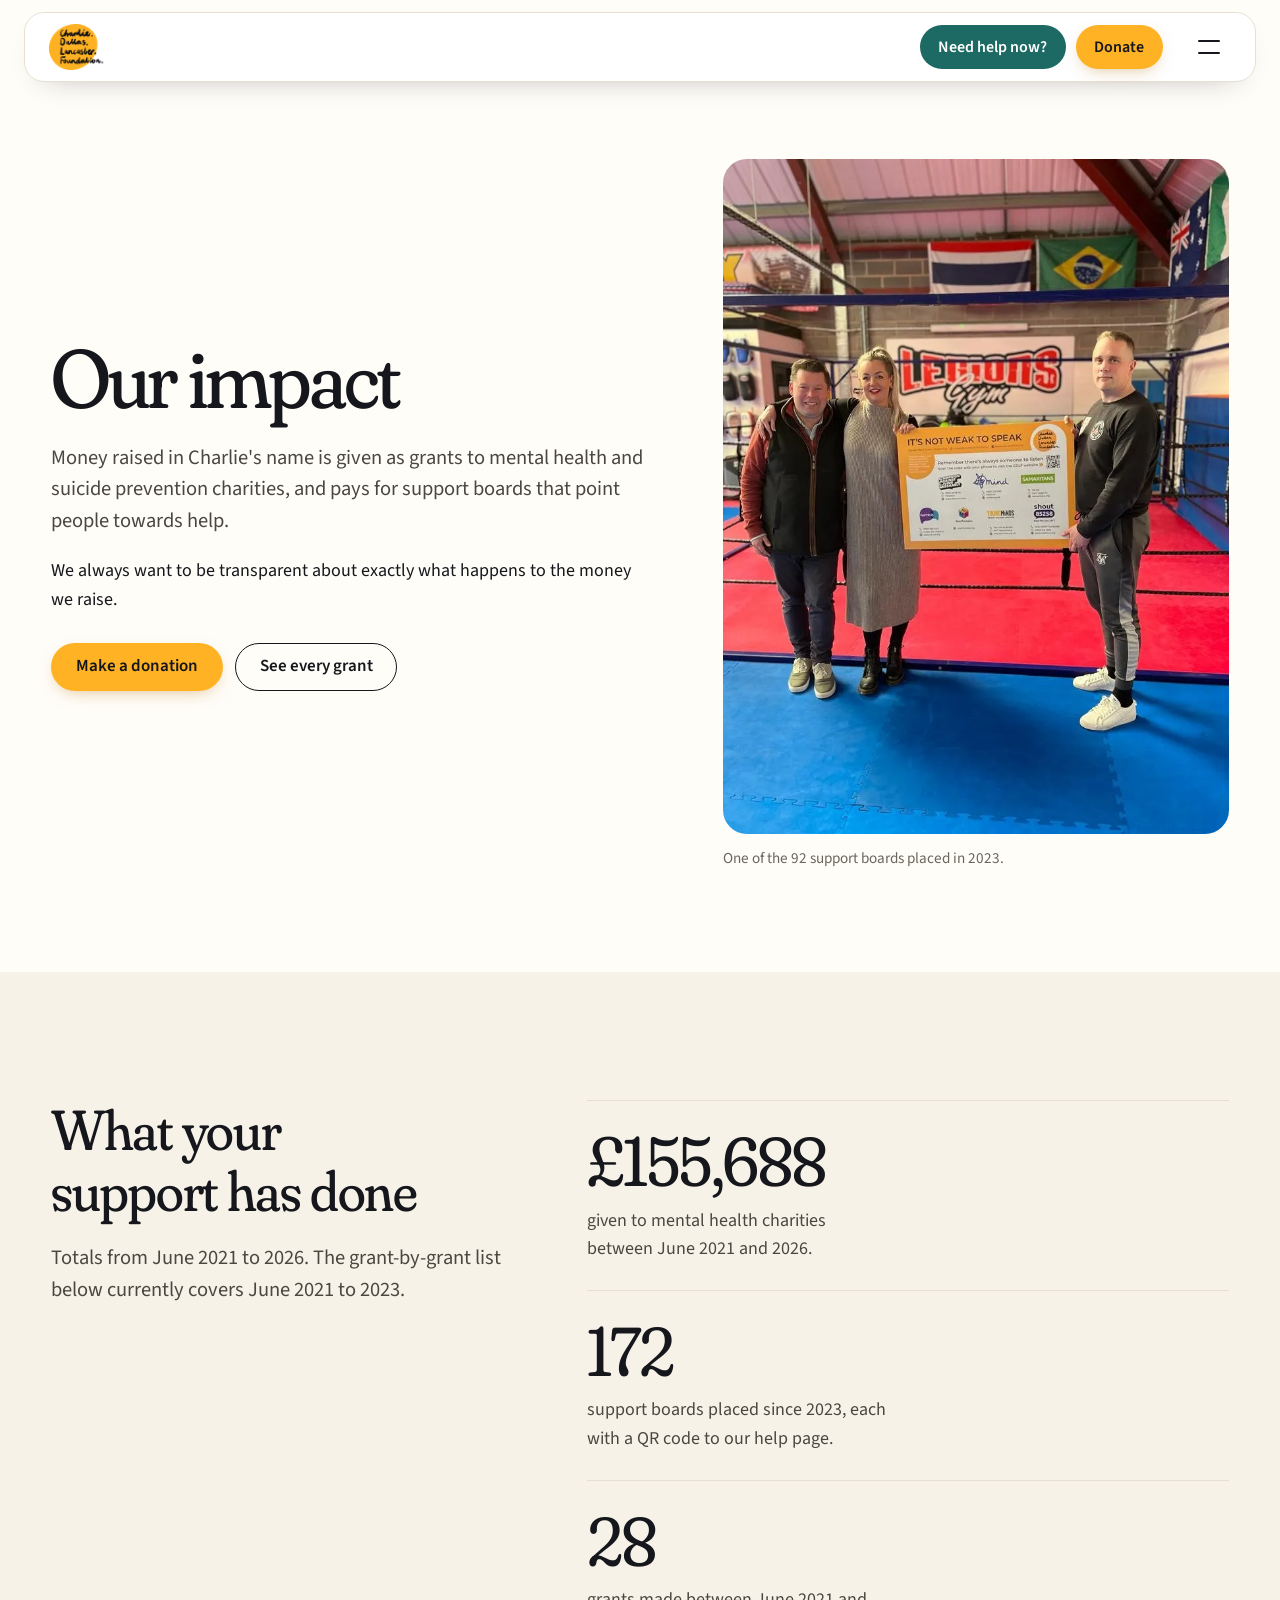
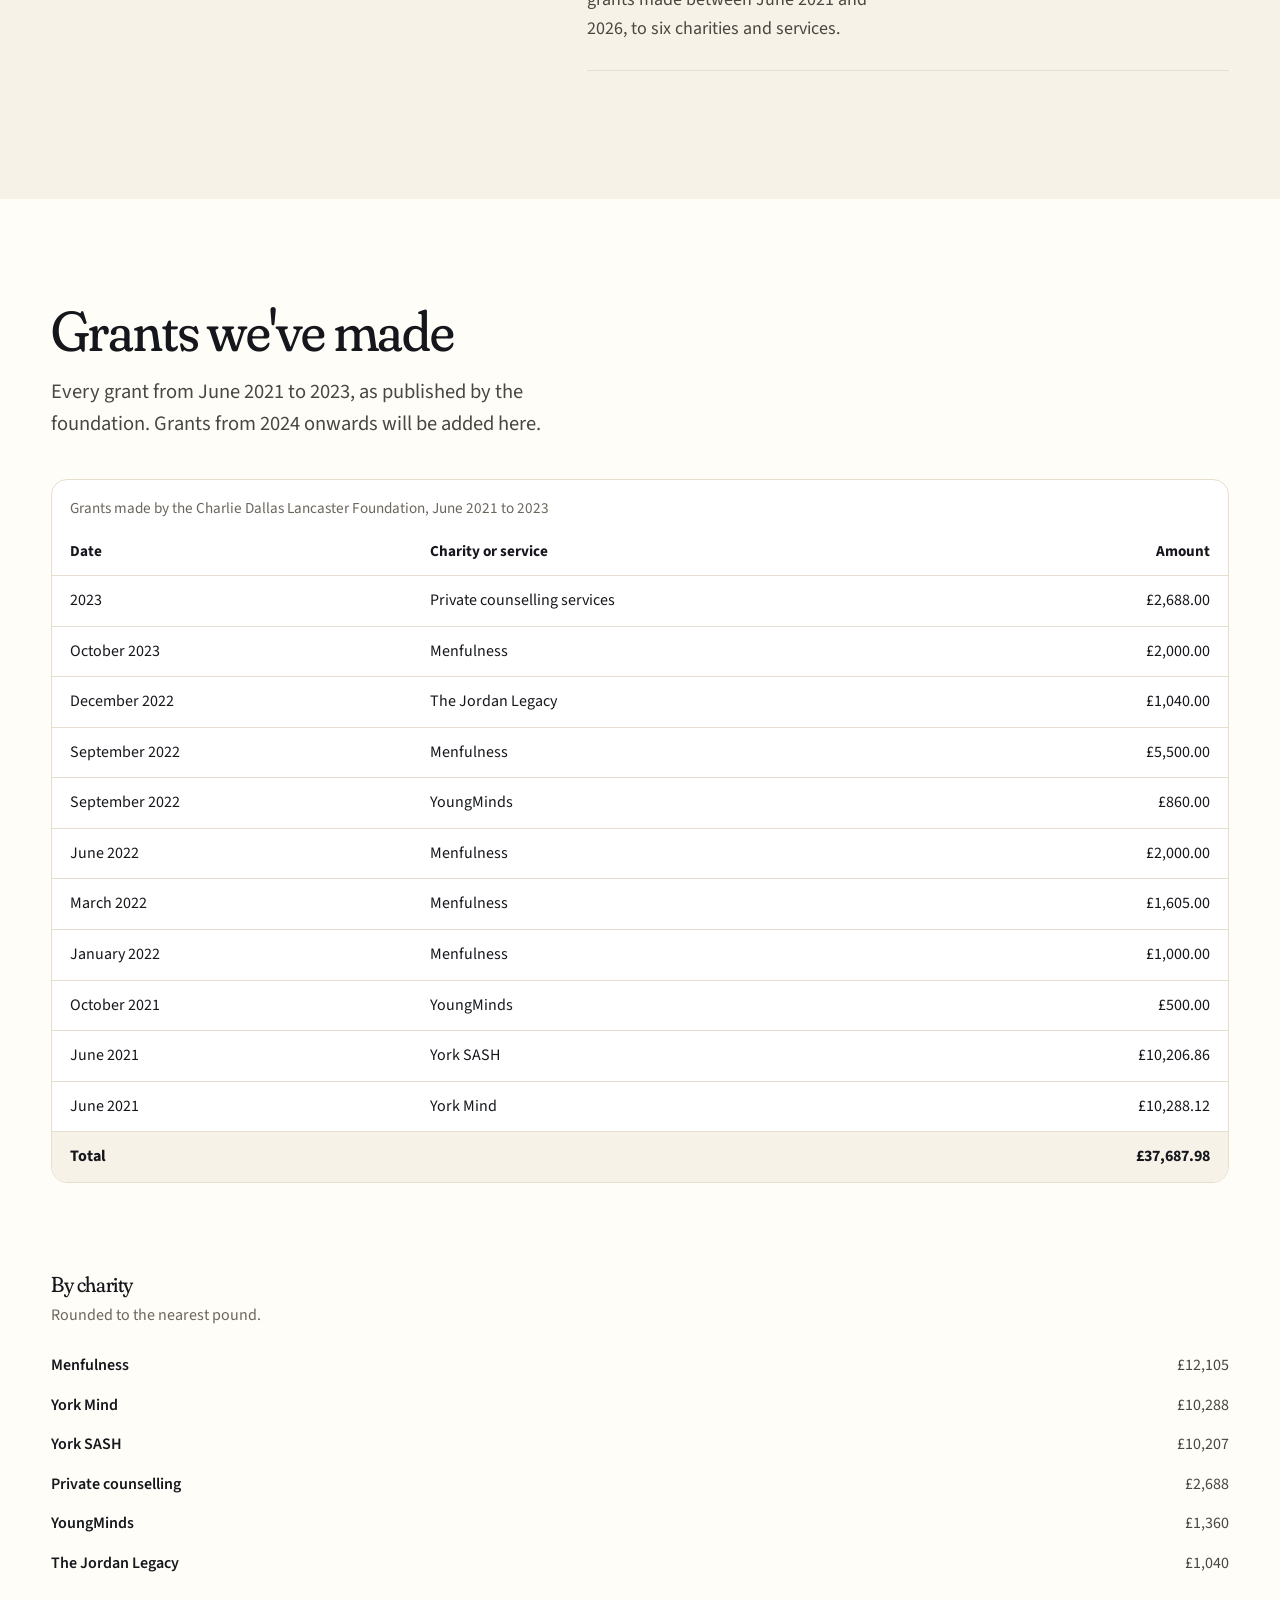
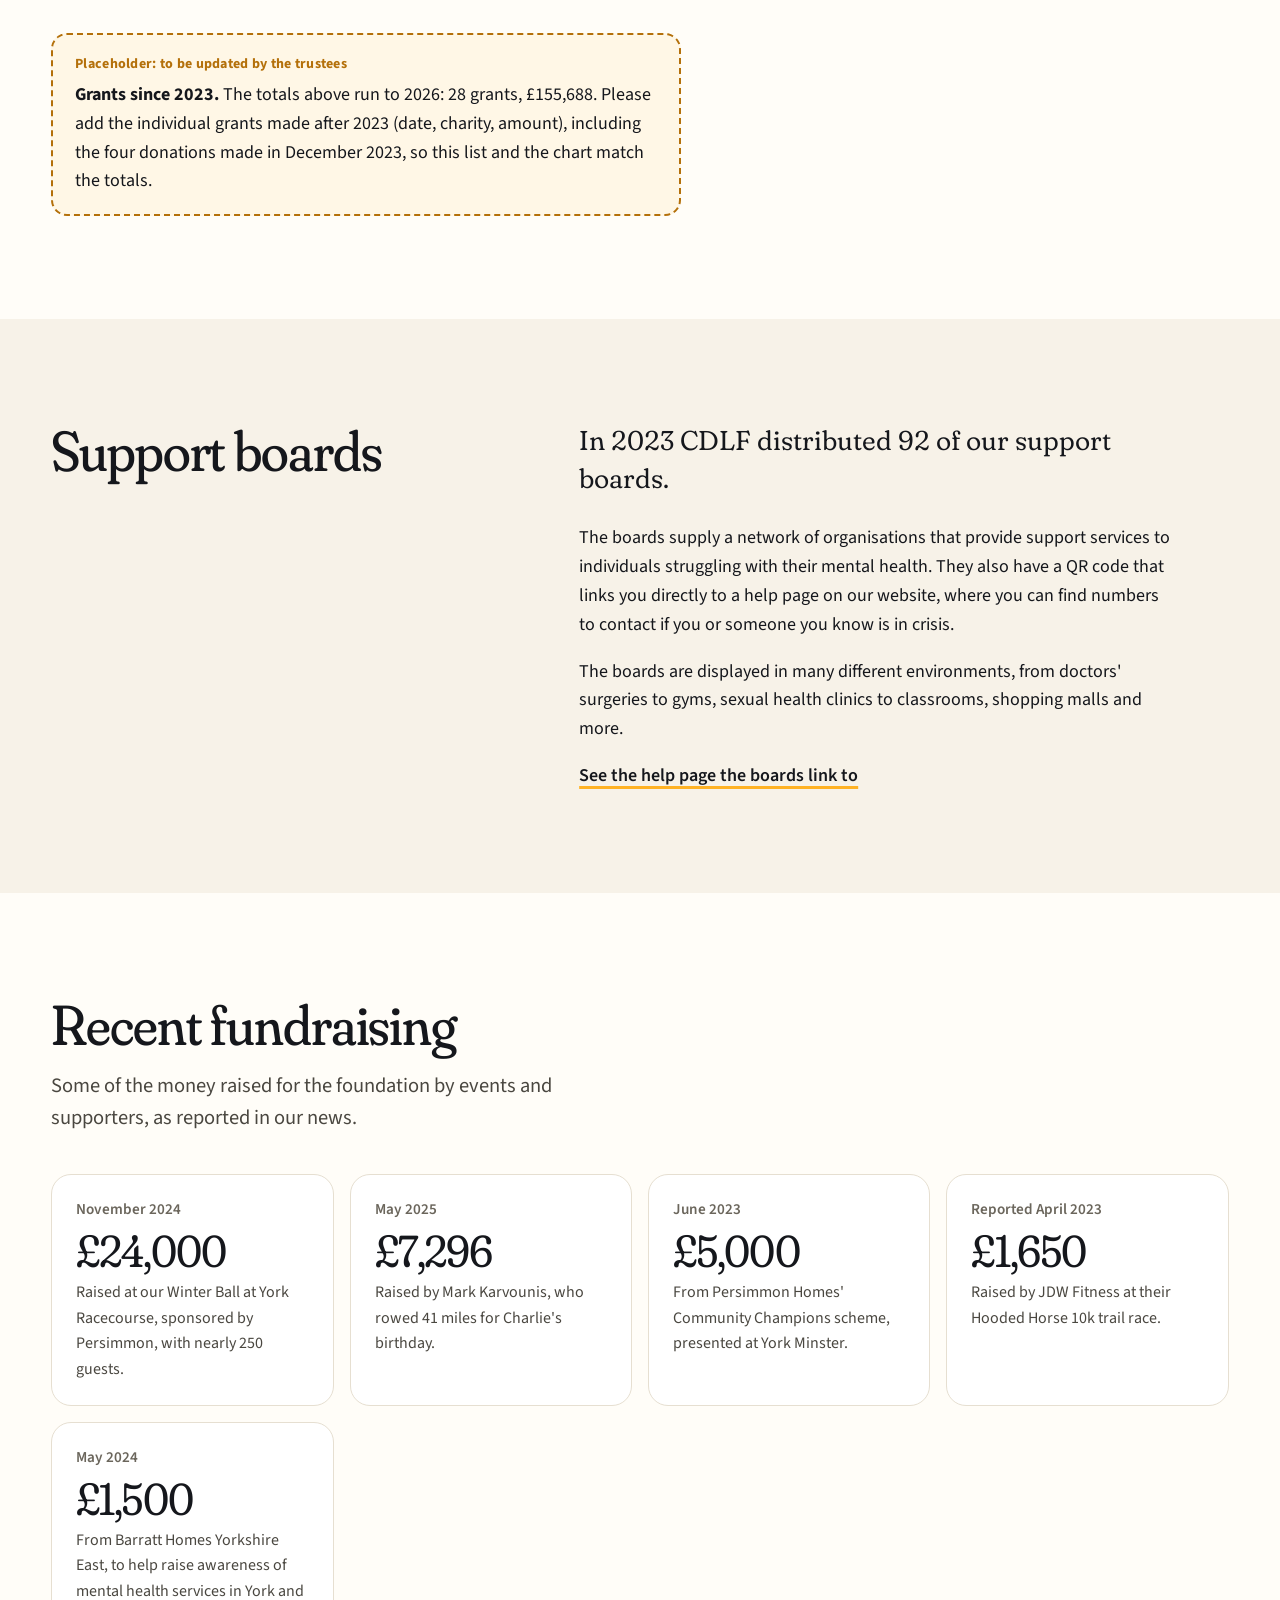
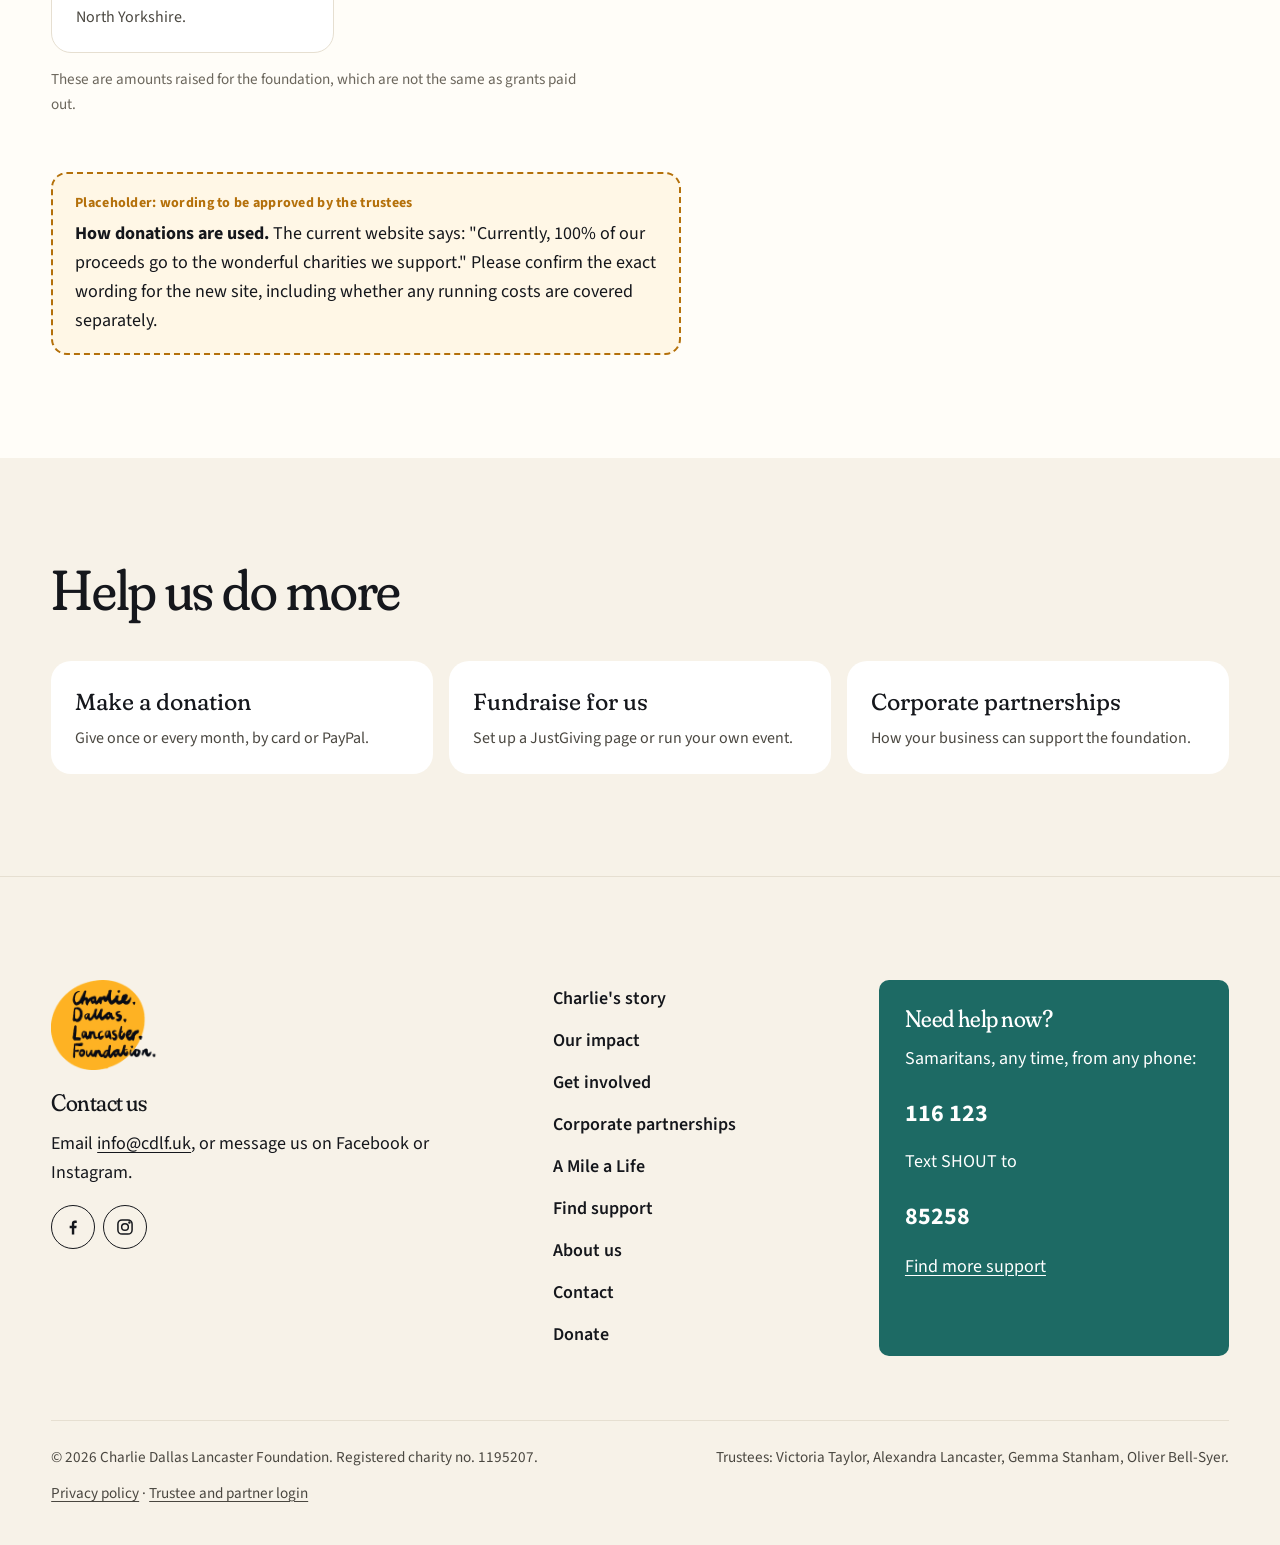
<file: our-impact/index.html>
<!doctype html>
<html lang="en-GB">
<head>
<meta charset="utf-8">
<meta name="viewport" content="width=device-width, initial-scale=1">
<!-- PREVIEW-ONLY: keeps the GitHub Pages preview out of search engines. Remove this line on the production site (see LAUNCH.md). -->
<meta name="robots" content="noindex, nofollow">
<title>Our Impact: Grants and Support Boards | CDLF</title>
<meta name="description" content="Every grant the Charlie Dallas Lancaster Foundation has published, our support boards across York, and recent fundraising for mental health charities.">
<!-- Production URLs: these point at the live domain on purpose, never at the GitHub Pages preview. -->
<link rel="canonical" href="https://cdlf.uk/our-impact/">
<meta property="og:type" content="website">
<meta property="og:site_name" content="Charlie Dallas Lancaster Foundation">
<meta property="og:locale" content="en_GB">
<meta property="og:title" content="Our impact | Charlie Dallas Lancaster Foundation">
<meta property="og:description" content="Every grant the Charlie Dallas Lancaster Foundation has published, our support boards across York, and recent fundraising for mental health charities.">
<meta property="og:url" content="https://cdlf.uk/our-impact/">
<meta property="og:image" content="https://cdlf.uk/assets/og-image.jpg">
<meta property="og:image:width" content="1200">
<meta property="og:image:height" content="630">
<meta property="og:image:alt" content="The Charlie Dallas Lancaster Foundation logo: hand-lettered words on a sunflower-yellow circle.">
<meta name="twitter:card" content="summary_large_image">
<link rel="icon" href="../favicon.ico" sizes="32x32">
<link rel="icon" href="../assets/icon-192.png" type="image/png" sizes="192x192">
<link rel="apple-touch-icon" href="../assets/apple-touch-icon.png">
<link rel="manifest" href="../site.webmanifest">
<meta name="theme-color" content="#FFB224">
<link rel="preconnect" href="https://fonts.googleapis.com">
<link rel="preconnect" href="https://fonts.gstatic.com" crossorigin>
<link href="https://fonts.googleapis.com/css2?family=Fraunces:opsz,wght,SOFT@48..144,340..420,100&family=Source+Sans+3:wght@400;600;700&display=swap" rel="stylesheet">
<script type="application/ld+json">
{
  "@context": "https://schema.org",
  "@graph": [
    {
      "@type": "WebPage",
      "@id": "https://cdlf.uk/our-impact/#webpage",
      "url": "https://cdlf.uk/our-impact/",
      "name": "Our impact",
      "inLanguage": "en-GB",
      "isPartOf": { "@id": "https://cdlf.uk/#website" },
      "about": { "@id": "https://cdlf.uk/#organization" }
    },
    {
      "@type": "BreadcrumbList",
      "itemListElement": [
        { "@type": "ListItem", "position": 1, "name": "Home", "item": "https://cdlf.uk/" },
        { "@type": "ListItem", "position": 2, "name": "Our impact", "item": "https://cdlf.uk/our-impact/" }
      ]
    }
  ]
}
</script>
<script>document.documentElement.classList.add('js');</script>
<link rel="stylesheet" href="../assets/site.css">
</head>
<body>
<a class="skip" href="#main">Skip to content</a>

<header class="site-header" id="top">
  <div class="wrap bar">
    <a class="brand" href="../" aria-label="Charlie Dallas Lancaster Foundation, home">
      <img src="../assets/logo.png" alt="" width="260" height="196">
    </a>
    <!-- Shown only without JavaScript; otherwise the same links live in the drop-down menu. -->
    <nav class="nav" aria-label="Main">
      <a href="../charlies-story/">Charlie's story</a>
      <a href="../our-impact/">Our impact</a>
      <a href="../get-involved/">Get involved</a>
      <a href="../a-mile-a-life/">A Mile a Life</a>
      <a href="../help/">Find support</a>
      <a href="../contact/">Contact</a>
    </nav>
    <div class="actions">
      <a class="btn btn-help" href="../help/" data-crisis><span class="lbl-long">Need help now?</span><span class="lbl-short" aria-hidden="true">Need help?</span></a>
      <a class="btn btn-donate" href="../get-involved/#donate">Donate</a>
    </div>
    <button class="menu-btn" type="button" aria-expanded="false" aria-controls="site-menu" aria-label="Menu">
      <span class="burger" aria-hidden="true"><span></span><span></span></span>
    </button>
  </div>
  <!-- Drop-down menu (all screen sizes): the header grows downwards to show the page links. -->
  <div class="menu-panel" id="site-menu" inert>
    <div class="menu-inner">
      <div class="menu-grid">
        <nav class="menu-links" aria-label="Pages">
          <a href="../charlies-story/" style="--i:0">Charlie's story</a>
          <a href="../our-impact/" style="--i:1" aria-current="page">Our impact</a>
          <a href="../get-involved/" style="--i:2">Get involved</a>
          <a href="../corporate-partnerships/" style="--i:3">Corporate partnerships</a>
          <a href="../a-mile-a-life/" style="--i:4">A Mile a Life</a>
          <a href="../help/" style="--i:5">Find support</a>
          <a href="../about/" style="--i:6">About us</a>
          <a href="../contact/" style="--i:7">Contact</a>
        </nav>
        <div class="menu-meta">
          <p>Get in touch: <a href="mailto:info@cdlf.uk">info@cdlf.uk</a></p>
          <p>Registered charity no. 1195207</p>
          <div class="social">
            <a href="https://www.facebook.com/CDLF.UK/" aria-label="CDLF on Facebook"><svg viewBox="0 0 24 24" fill="currentColor" aria-hidden="true"><path d="M13.5 21v-7.5h2.5l.4-3h-2.9V8.6c0-.9.3-1.5 1.5-1.5h1.5V4.4c-.3 0-1.2-.1-2.2-.1-2.2 0-3.7 1.3-3.7 3.8v2.4H8v3h2.6V21z"/></svg></a>
            <a href="https://www.instagram.com/c.d.l.foundation/" aria-label="CDLF on Instagram"><svg viewBox="0 0 24 24" fill="none" stroke="currentColor" stroke-width="1.8" aria-hidden="true"><rect x="3.5" y="3.5" width="17" height="17" rx="5"/><circle cx="12" cy="12" r="4"/><circle cx="17.3" cy="6.7" r=".6" fill="currentColor"/></svg></a>
          </div>
        </div>
      </div>
    </div>
  </div>
</header>

<main id="main">

  <section class="page-hero" aria-labelledby="page-title">
    <div class="wrap page-hero-grid">
      <div>
        <h1 class="page-title" id="page-title">Our impact</h1>
        <p class="lede">Money raised in Charlie's name is given as grants to mental health and suicide prevention charities, and pays for support boards that point people towards help.</p>
        <p>We always want to be transparent about exactly what happens to the money we raise.</p>
        <div class="hero-cta">
          <a class="btn btn-donate" href="../get-involved/#donate">Make a donation</a>
          <a class="btn btn-quiet" href="#grants">See every grant</a>
        </div>
      </div>
      <figure class="page-photo">
        <img src="../assets/impact-support-board-768.webp" srcset="../assets/impact-support-board-480.webp 480w, ../assets/impact-support-board-768.webp 768w" sizes="(max-width: 860px) 100vw, 40vw" width="768" height="1024" fetchpriority="high" alt="Three people stand beside a CDLF support board on display in a boxing gym.">
        <figcaption>One of the 92 support boards placed in 2023.</figcaption>
      </figure>
    </div>
  </section>

  <!-- IMPACT FIGURES: keep in step with the home page and keep each date range. Never present a dated total as current. -->
  <section class="impact" aria-labelledby="figures-title">
    <div class="wrap">
      <div class="impact-top">
        <div>
          <h2 id="figures-title">What your support has done</h2>
          <p class="lede">Totals from June 2021 to 2026. The grant-by-grant list below currently covers June 2021 to 2023.</p>
        </div>
        <div class="figures">
          <div class="figure" data-figure="given"><strong>£155,688</strong><span>given to mental health charities between June 2021 and 2026.</span></div>
          <div class="figure" data-figure="boards"><strong>172</strong><span>support boards placed since 2023, each with a QR code to our help page.</span></div>
          <div class="figure" data-figure="grants"><strong>28</strong><span>grants made between June 2021 and 2026, to six charities and services.</span></div>
        </div>
      </div>
    </div>
  </section>

  <section class="section" id="grants" aria-labelledby="grants-title">
    <div class="wrap">
      <div class="section-head">
        <h2 id="grants-title">Grants we've made</h2>
        <p class="lede">Every grant from June 2021 to 2023, as published by the foundation. Grants from 2024 onwards will be added here.</p>
      </div>
      <div class="table-wrap">
        <table class="data-table">
          <caption>Grants made by the Charlie Dallas Lancaster Foundation, June 2021 to 2023</caption>
          <thead><tr><th scope="col">Date</th><th scope="col">Charity or service</th><th scope="col" class="num">Amount</th></tr></thead>
          <tbody>
            <tr><td>2023</td><td>Private counselling services</td><td class="num">£2,688.00</td></tr>
            <tr><td>October 2023</td><td>Menfulness</td><td class="num">£2,000.00</td></tr>
            <tr><td>December 2022</td><td>The Jordan Legacy</td><td class="num">£1,040.00</td></tr>
            <tr><td>September 2022</td><td>Menfulness</td><td class="num">£5,500.00</td></tr>
            <tr><td>September 2022</td><td>YoungMinds</td><td class="num">£860.00</td></tr>
            <tr><td>June 2022</td><td>Menfulness</td><td class="num">£2,000.00</td></tr>
            <tr><td>March 2022</td><td>Menfulness</td><td class="num">£1,605.00</td></tr>
            <tr><td>January 2022</td><td>Menfulness</td><td class="num">£1,000.00</td></tr>
            <tr><td>October 2021</td><td>YoungMinds</td><td class="num">£500.00</td></tr>
            <tr><td>June 2021</td><td>York SASH</td><td class="num">£10,206.86</td></tr>
            <tr><td>June 2021</td><td>York Mind</td><td class="num">£10,288.12</td></tr>
          </tbody>
          <tfoot><tr><th scope="row" colspan="2">Total</th><td class="num">£37,687.98</td></tr></tfoot>
        </table>
      </div>

      <div class="grants">
        <h3>By charity</h3>
        <p class="sub">Rounded to the nearest pound.</p>
        <ul class="bars">
          <li><span class="name">Menfulness</span><span class="track"><span class="fill" style="--w:100%"></span></span><span class="val">£12,105</span></li>
          <li><span class="name">York Mind</span><span class="track"><span class="fill" style="--w:85%"></span></span><span class="val">£10,288</span></li>
          <li><span class="name">York SASH</span><span class="track"><span class="fill" style="--w:84.3%"></span></span><span class="val">£10,207</span></li>
          <li><span class="name">Private counselling</span><span class="track"><span class="fill" style="--w:22.2%"></span></span><span class="val">£2,688</span></li>
          <li><span class="name">YoungMinds</span><span class="track"><span class="fill" style="--w:11.2%"></span></span><span class="val">£1,360</span></li>
          <li><span class="name">The Jordan Legacy</span><span class="track"><span class="fill" style="--w:8.6%"></span></span><span class="val">£1,040</span></li>
        </ul>
      </div>

      <!-- PLACEHOLDER (trustees): add the individual grants made after 2023 so the list and chart match the totals (£155,688, 28 grants). -->
      <div class="tbc" role="note">
        <p class="tbc-label">Placeholder: to be updated by the trustees</p>
        <p><strong>Grants since 2023.</strong> The totals above run to 2026: 28 grants, £155,688. Please add the individual grants made after 2023 (date, charity, amount), including the four donations made in December 2023, so this list and the chart match the totals.</p>
      </div>
    </div>
  </section>

  <section class="section section-alt" aria-labelledby="boards-title">
    <div class="wrap split">
      <div>
        <h2 id="boards-title">Support boards</h2>
      </div>
      <div class="prose">
        <p>In 2023 CDLF distributed 92 of our support boards.</p>
        <p>The boards supply a network of organisations that provide support services to individuals struggling with their mental health. They also have a QR code that links you directly to a help page on our website, where you can find numbers to contact if you or someone you know is in crisis.</p>
        <p>The boards are displayed in many different environments, from doctors' surgeries to gyms, sexual health clinics to classrooms, shopping malls and more.</p>
        <div class="link-row"><a class="text-link" href="../help/">See the help page the boards link to</a></div>
      </div>
    </div>
  </section>

  <section class="section" aria-labelledby="raised-title">
    <div class="wrap">
      <div class="section-head">
        <h2 id="raised-title">Recent fundraising</h2>
        <p class="lede">Some of the money raised for the foundation by events and supporters, as reported in our news.</p>
      </div>
      <ul class="highlights">
        <li class="highlight"><span class="when">November 2024</span><strong>£24,000</strong><p>Raised at our Winter Ball at York Racecourse, sponsored by Persimmon, with nearly 250 guests.</p></li>
        <li class="highlight"><span class="when">May 2025</span><strong>£7,296</strong><p>Raised by Mark Karvounis, who rowed 41 miles for Charlie's birthday.</p></li>
        <li class="highlight"><span class="when">June 2023</span><strong>£5,000</strong><p>From Persimmon Homes' Community Champions scheme, presented at York Minster.</p></li>
        <li class="highlight"><span class="when">Reported April 2023</span><strong>£1,650</strong><p>Raised by JDW Fitness at their Hooded Horse 10k trail race.</p></li>
        <li class="highlight"><span class="when">May 2024</span><strong>£1,500</strong><p>From Barratt Homes Yorkshire East, to help raise awareness of mental health services in York and North Yorkshire.</p></li>
      </ul>
      <p class="note-small">These are amounts raised for the foundation, which are not the same as grants paid out.</p>

      <!-- PLACEHOLDER (trustees): approved wording on how donations are used. -->
      <div class="tbc" role="note">
        <p class="tbc-label">Placeholder: wording to be approved by the trustees</p>
        <p><strong>How donations are used.</strong> The current website says: "Currently, 100% of our proceeds go to the wonderful charities we support." Please confirm the exact wording for the new site, including whether any running costs are covered separately.</p>
      </div>
    </div>
  </section>

  <section class="section section-alt" aria-labelledby="next-title">
    <div class="wrap">
      <h2 id="next-title" class="section-head">Help us do more</h2>
      <div class="next-links">
        <a class="next-link" href="../get-involved/#donate"><strong>Make a donation</strong><span>Give once or every month, by card or PayPal.</span></a>
        <a class="next-link" href="../get-involved/"><strong>Fundraise for us</strong><span>Set up a JustGiving page or run your own event.</span></a>
        <a class="next-link" href="../corporate-partnerships/"><strong>Corporate partnerships</strong><span>How your business can support the foundation.</span></a>
      </div>
    </div>
  </section>
</main>

<footer class="site-footer" id="contact-us">
  <div class="wrap">
    <div class="foot-grid">
      <div>
        <img src="../assets/logo.png" alt="Charlie Dallas Lancaster Foundation" width="120" style="width:120px">
        <h2 class="foot-title">Contact us</h2>
        <p>Email <a href="mailto:info@cdlf.uk">info@cdlf.uk</a>, or message us on Facebook or Instagram.</p>
        <div class="social">
          <a href="https://www.facebook.com/CDLF.UK/" aria-label="CDLF on Facebook"><svg viewBox="0 0 24 24" fill="currentColor" aria-hidden="true"><path d="M13.5 21v-7.5h2.5l.4-3h-2.9V8.6c0-.9.3-1.5 1.5-1.5h1.5V4.4c-.3 0-1.2-.1-2.2-.1-2.2 0-3.7 1.3-3.7 3.8v2.4H8v3h2.6V21z"/></svg></a>
          <a href="https://www.instagram.com/c.d.l.foundation/" aria-label="CDLF on Instagram"><svg viewBox="0 0 24 24" fill="none" stroke="currentColor" stroke-width="1.8" aria-hidden="true"><rect x="3.5" y="3.5" width="17" height="17" rx="5"/><circle cx="12" cy="12" r="4"/><circle cx="17.3" cy="6.7" r=".6" fill="currentColor"/></svg></a>
        </div>
      </div>
      <nav aria-label="Footer">
        <ul class="foot-links">
          <li><a href="../charlies-story/">Charlie's story</a></li>
          <li><a href="../our-impact/">Our impact</a></li>
          <li><a href="../get-involved/">Get involved</a></li>
          <li><a href="../corporate-partnerships/">Corporate partnerships</a></li>
          <li><a href="../a-mile-a-life/">A Mile a Life</a></li>
          <li><a href="../help/">Find support</a></li>
          <li><a href="../about/">About us</a></li>
          <li><a href="../contact/">Contact</a></li>
          <li><a href="../get-involved/#donate">Donate</a></li>
        </ul>
      </nav>
      <div class="foot-help help-surface">
        <h2>Need help now?</h2>
        <p>Samaritans, any time, from any phone:</p>
        <a class="num" href="tel:116123">116 123</a>
        <p style="margin-top:12px">Text SHOUT to</p>
        <a class="num" href="sms:85258?&amp;body=SHOUT">85258</a>
        <p style="margin:14px 0 0"><a href="../help/">Find more support</a></p>
      </div>
    </div>
    <div class="legal">
      <p>&copy; 2026 Charlie Dallas Lancaster Foundation. Registered charity no. 1195207.</p>
      <p>Trustees: Victoria Taylor, Alexandra Lancaster, Gemma Stanham, Oliver Bell-Syer.</p>
      <p><a href="https://cdlf.uk/privacy-policy/">Privacy policy</a> &middot; <a href="../login/">Trustee and partner login</a></p>
    </div>
  </div>
</footer>

<dialog class="film-dialog" id="film-dialog" aria-label="Film, with sound">
  <button class="close" type="button" data-close-film>
    <svg viewBox="0 0 24 24" fill="none" stroke="currentColor" stroke-width="2.2" stroke-linecap="round" aria-hidden="true"><path d="M6 6l12 12M18 6L6 18"/></svg>
    Close
  </button>
  <div class="film-frame"></div>
</dialog>

<!-- Crisis numbers overlay. The trigger links to the help page, so it still works without JavaScript. -->
<dialog class="crisis" id="crisis" aria-labelledby="crisis-title">
  <div class="crisis-inner">
    <div class="crisis-top">
      <h2 id="crisis-title">Need help now?</h2>
      <button class="close" type="button" data-close-crisis aria-label="Close">
        <svg viewBox="0 0 24 24" fill="none" stroke="currentColor" stroke-width="2" stroke-linecap="round"><path d="M6 6l12 12M18 6L6 18"/></svg>
      </button>
    </div>
    <p class="now">If someone's life is at risk, call 999 or go to A&amp;E.</p>
    <div class="crisis-tiles">
      <a class="crisis-tile" href="tel:116123"><span class="who">Samaritans</span><span class="how">116 123</span><span class="when">Any time, from any phone</span></a>
      <a class="crisis-tile" href="sms:85258?&amp;body=SHOUT"><span class="who">Shout</span><span class="how">Text SHOUT to 85258</span><span class="when">Any time, day or night</span></a>
      <a class="crisis-tile" href="tel:111"><span class="who">NHS 111</span><span class="how">111</span><span class="when">Choose the mental health option</span></a>
      <a class="crisis-tile" href="tel:0800585858"><span class="who">CALM</span><span class="how">0800 58 58 58</span><span class="when">5pm to midnight, every day</span></a>
    </div>
    <a class="text-link more" href="../help/">Find more support</a>
  </div>
</dialog>

<script src="../assets/site.js"></script>
</body>
</html>
</file>
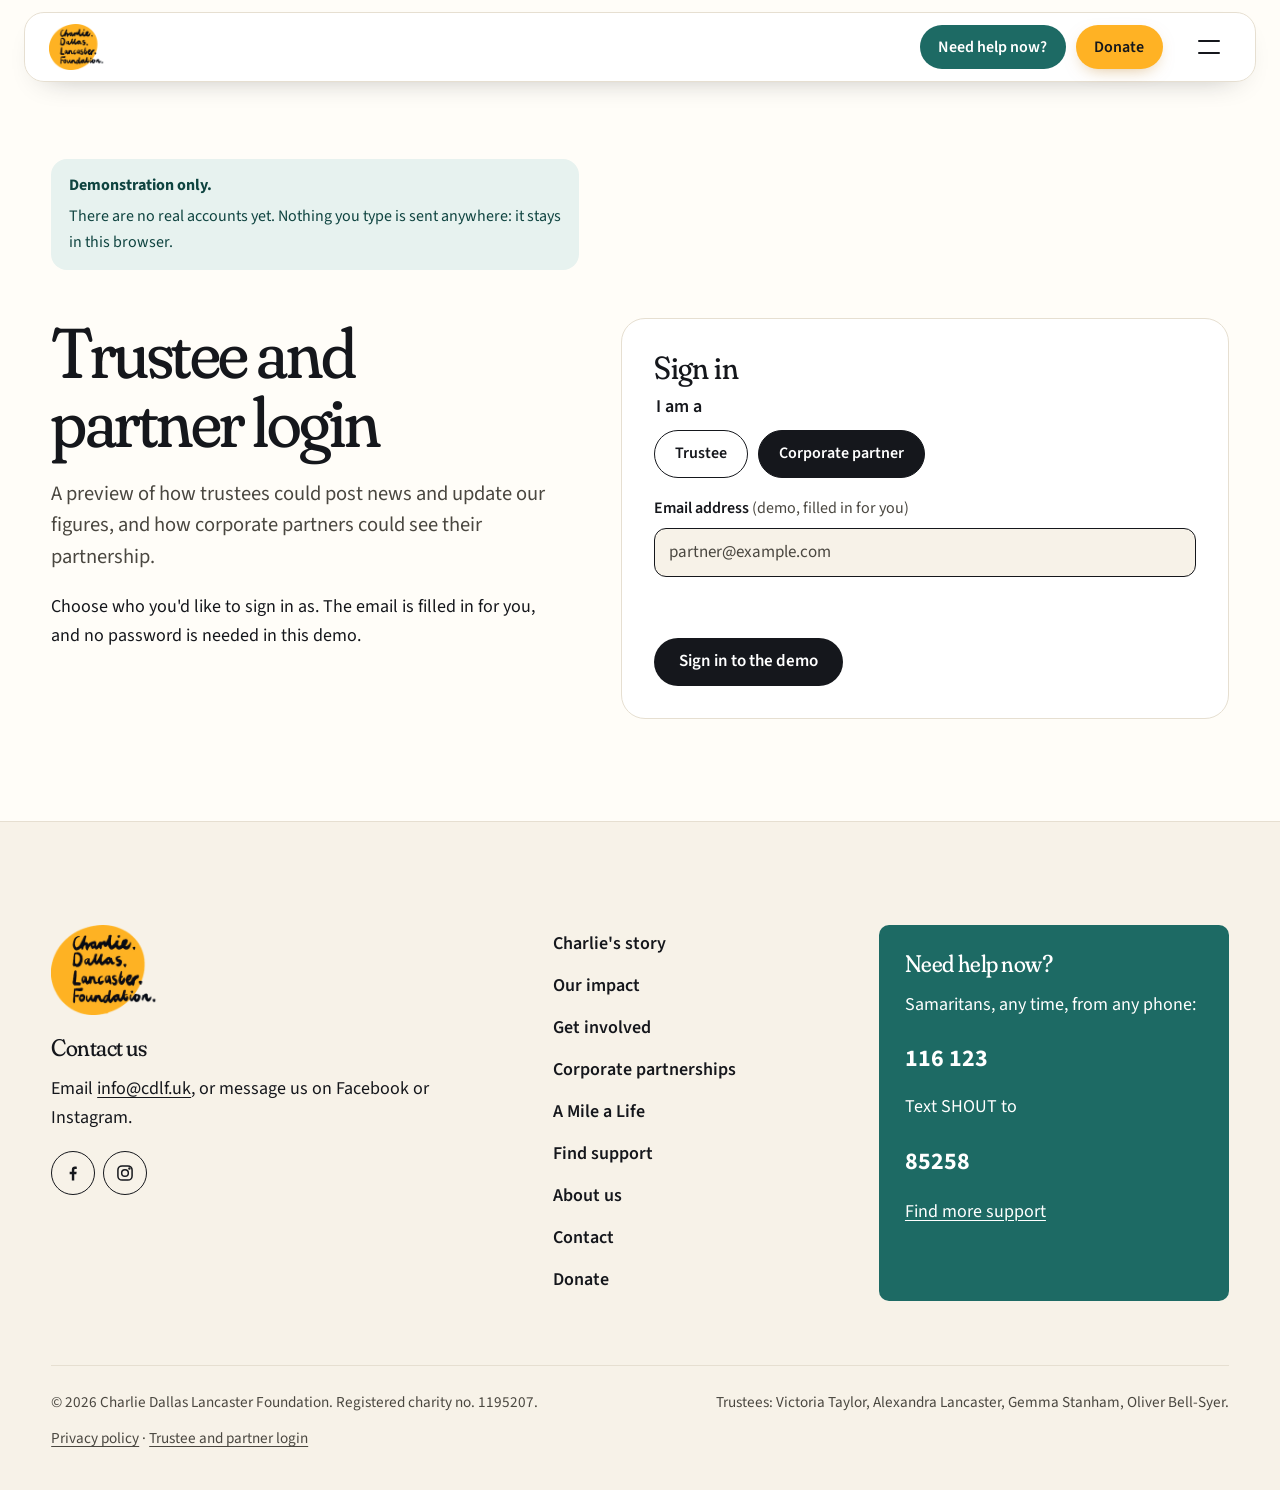
<file: partners/index.html>
<!doctype html>
<html lang="en-GB">
<head>
<meta charset="utf-8">
<meta name="viewport" content="width=device-width, initial-scale=1">
<!-- DEMO PAGE: always noindex, never in the sitemap. Remove or replace this page before launch (see LAUNCH.md). -->
<meta name="robots" content="noindex, nofollow">
<title>Partner Area (Demo) | CDLF</title>
<meta name="description" content="Demonstration corporate partner area.">
<link rel="icon" href="../favicon.ico" sizes="32x32">
<link rel="icon" href="../assets/icon-192.png" type="image/png" sizes="192x192">
<link rel="apple-touch-icon" href="../assets/apple-touch-icon.png">
<link rel="manifest" href="../site.webmanifest">
<meta name="theme-color" content="#FFB224">
<link rel="preconnect" href="https://fonts.googleapis.com">
<link rel="preconnect" href="https://fonts.gstatic.com" crossorigin>
<link href="https://fonts.googleapis.com/css2?family=Fraunces:opsz,wght,SOFT@48..144,340..420,100&family=Source+Sans+3:wght@400;600;700&display=swap" rel="stylesheet">
<script>document.documentElement.classList.add('js');</script>
<link rel="stylesheet" href="../assets/site.css">
</head>
<body data-demo-page="partners">
<a class="skip" href="#main">Skip to content</a>

<header class="site-header" id="top">
  <div class="wrap bar">
    <a class="brand" href="../" aria-label="Charlie Dallas Lancaster Foundation, home">
      <img src="../assets/logo.png" alt="" width="260" height="196">
    </a>
    <!-- Shown only without JavaScript; otherwise the same links live in the drop-down menu. -->
    <nav class="nav" aria-label="Main">
      <a href="../charlies-story/">Charlie's story</a>
      <a href="../our-impact/">Our impact</a>
      <a href="../get-involved/">Get involved</a>
      <a href="../a-mile-a-life/">A Mile a Life</a>
      <a href="../help/">Find support</a>
      <a href="../contact/">Contact</a>
    </nav>
    <div class="actions">
      <a class="btn btn-help" href="../help/" data-crisis><span class="lbl-long">Need help now?</span><span class="lbl-short" aria-hidden="true">Need help?</span></a>
      <a class="btn btn-donate" href="../get-involved/#donate">Donate</a>
    </div>
    <button class="menu-btn" type="button" aria-expanded="false" aria-controls="site-menu" aria-label="Menu">
      <span class="burger" aria-hidden="true"><span></span><span></span></span>
    </button>
  </div>
  <!-- Drop-down menu (all screen sizes): the header grows downwards to show the page links. -->
  <div class="menu-panel" id="site-menu" inert>
    <div class="menu-inner">
      <div class="menu-grid">
        <nav class="menu-links" aria-label="Pages">
          <a href="../charlies-story/" style="--i:0">Charlie's story</a>
          <a href="../our-impact/" style="--i:1">Our impact</a>
          <a href="../get-involved/" style="--i:2">Get involved</a>
          <a href="../corporate-partnerships/" style="--i:3">Corporate partnerships</a>
          <a href="../a-mile-a-life/" style="--i:4">A Mile a Life</a>
          <a href="../help/" style="--i:5">Find support</a>
          <a href="../about/" style="--i:6">About us</a>
          <a href="../contact/" style="--i:7">Contact</a>
        </nav>
        <div class="menu-meta">
          <p>Get in touch: <a href="mailto:info@cdlf.uk">info@cdlf.uk</a></p>
          <p>Registered charity no. 1195207</p>
          <div class="social">
            <a href="https://www.facebook.com/CDLF.UK/" aria-label="CDLF on Facebook"><svg viewBox="0 0 24 24" fill="currentColor" aria-hidden="true"><path d="M13.5 21v-7.5h2.5l.4-3h-2.9V8.6c0-.9.3-1.5 1.5-1.5h1.5V4.4c-.3 0-1.2-.1-2.2-.1-2.2 0-3.7 1.3-3.7 3.8v2.4H8v3h2.6V21z"/></svg></a>
            <a href="https://www.instagram.com/c.d.l.foundation/" aria-label="CDLF on Instagram"><svg viewBox="0 0 24 24" fill="none" stroke="currentColor" stroke-width="1.8" aria-hidden="true"><rect x="3.5" y="3.5" width="17" height="17" rx="5"/><circle cx="12" cy="12" r="4"/><circle cx="17.3" cy="6.7" r=".6" fill="currentColor"/></svg></a>
          </div>
        </div>
      </div>
    </div>
  </div>
</header>

<main id="main">

  <section class="demo-wrap">
    <div class="wrap">
      <p class="demo-banner" role="note"><strong>Demonstration only.</strong> <span>This shows an example partner. The business, dates and progress are made up for the demo, and the packages are still subject to trustee approval.</span></p>
      <noscript><p class="form-msg err">This demo needs JavaScript switched on. <a href="../login/?role=partner">Back to the login page</a>.</p></noscript>

      <div class="dash-head">
        <div>
          <h1 id="page-title">Partner area</h1>
          <p>Signed in as <strong data-demo-name>Example Business Ltd</strong>.</p>
        </div>
        <button class="btn btn-quiet" type="button" data-demo-signout>Sign out</button>
      </div>

      <div class="partner-summary">
        <section class="tier-card" aria-labelledby="tier-title">
          <p class="note-small">Your partnership (example)</p>
          <h2 id="tier-title">Community Partner</h2>
          <p>£500 per year</p>
          <p>1 January 2027 to 31 December 2027</p>
        </section>
        <section class="dash-card badge-preview" aria-labelledby="badge-title">
          <h2 id="badge-title">Your partner badge</h2>
          <canvas data-badge="Community Partner" data-badge-year="2027" role="img" aria-label="Draft Community Partner badge with the CDLF logo"></canvas>
          <p class="note-small">Draft design for the demo. The final badge would be designed and approved by the trustees.</p>
          <a class="btn btn-quiet" href="#" download="cdlf-community-partner-badge-draft.png" data-badge-download hidden>Download draft badge (PNG)</a>
        </section>
      </div>

      <section class="dash-card" aria-labelledby="benefits-title">
        <h2 id="benefits-title">Your benefits</h2>
        <p class="hint">What's included in a Community Partnership, and where each one is up to (example progress).</p>
        <ul class="benefit-status">
          <li><span>Recognition on the CDLF corporate partners webpage</span><span>Listed once approved</span></li>
          <li><span>Digital Community Partner badge</span><span>Ready to download</span></li>
          <li><span>Annual CDLF impact update</span><span>Sent each year</span></li>
          <li><span>Opportunities to take part in fundraising activities</span><span>See <a href="../a-mile-a-life/">A Mile a Life</a></span></li>
        </ul>
      </section>

      <section class="dash-card" aria-labelledby="impact-title">
        <h2 id="impact-title">The difference partners help make</h2>
        <div class="figures">
          <div class="figure"><strong data-partner-figure="given">£155,688</strong><span>given to mental health charities between June 2021 and <span data-partner-figure="period">2026</span>.</span></div>
          <div class="figure"><strong data-partner-figure="boards">172</strong><span>support boards placed since 2023, each with a QR code to our help page.</span></div>
          <div class="figure"><strong data-partner-figure="grants">28</strong><span>grants made between June 2021 and <span data-partner-figure="period">2026</span>.</span></div>
        </div>
      </section>

      <section class="dash-card" aria-labelledby="contact-title">
        <h2 id="contact-title">Questions about your partnership?</h2>
        <p>Email <a href="mailto:info@cdlf.uk">info@cdlf.uk</a> and one of the trustees will get back to you.</p>
      </section>
    </div>
  </section>

</main>

<footer class="site-footer" id="contact-us">
  <div class="wrap">
    <div class="foot-grid">
      <div>
        <img src="../assets/logo.png" alt="Charlie Dallas Lancaster Foundation" width="120" style="width:120px">
        <h2 class="foot-title">Contact us</h2>
        <p>Email <a href="mailto:info@cdlf.uk">info@cdlf.uk</a>, or message us on Facebook or Instagram.</p>
        <div class="social">
          <a href="https://www.facebook.com/CDLF.UK/" aria-label="CDLF on Facebook"><svg viewBox="0 0 24 24" fill="currentColor" aria-hidden="true"><path d="M13.5 21v-7.5h2.5l.4-3h-2.9V8.6c0-.9.3-1.5 1.5-1.5h1.5V4.4c-.3 0-1.2-.1-2.2-.1-2.2 0-3.7 1.3-3.7 3.8v2.4H8v3h2.6V21z"/></svg></a>
          <a href="https://www.instagram.com/c.d.l.foundation/" aria-label="CDLF on Instagram"><svg viewBox="0 0 24 24" fill="none" stroke="currentColor" stroke-width="1.8" aria-hidden="true"><rect x="3.5" y="3.5" width="17" height="17" rx="5"/><circle cx="12" cy="12" r="4"/><circle cx="17.3" cy="6.7" r=".6" fill="currentColor"/></svg></a>
        </div>
      </div>
      <nav aria-label="Footer">
        <ul class="foot-links">
          <li><a href="../charlies-story/">Charlie's story</a></li>
          <li><a href="../our-impact/">Our impact</a></li>
          <li><a href="../get-involved/">Get involved</a></li>
          <li><a href="../corporate-partnerships/">Corporate partnerships</a></li>
          <li><a href="../a-mile-a-life/">A Mile a Life</a></li>
          <li><a href="../help/">Find support</a></li>
          <li><a href="../about/">About us</a></li>
          <li><a href="../contact/">Contact</a></li>
          <li><a href="../get-involved/#donate">Donate</a></li>
        </ul>
      </nav>
      <div class="foot-help help-surface">
        <h2>Need help now?</h2>
        <p>Samaritans, any time, from any phone:</p>
        <a class="num" href="tel:116123">116 123</a>
        <p style="margin-top:12px">Text SHOUT to</p>
        <a class="num" href="sms:85258?&amp;body=SHOUT">85258</a>
        <p style="margin:14px 0 0"><a href="../help/">Find more support</a></p>
      </div>
    </div>
    <div class="legal">
      <p>&copy; 2026 Charlie Dallas Lancaster Foundation. Registered charity no. 1195207.</p>
      <p>Trustees: Victoria Taylor, Alexandra Lancaster, Gemma Stanham, Oliver Bell-Syer.</p>
      <p><a href="https://cdlf.uk/privacy-policy/">Privacy policy</a> &middot; <a href="../login/">Trustee and partner login</a></p>
    </div>
  </div>
</footer>

<dialog class="film-dialog" id="film-dialog" aria-label="Film, with sound">
  <button class="close" type="button" data-close-film>
    <svg viewBox="0 0 24 24" fill="none" stroke="currentColor" stroke-width="2.2" stroke-linecap="round" aria-hidden="true"><path d="M6 6l12 12M18 6L6 18"/></svg>
    Close
  </button>
  <div class="film-frame"></div>
</dialog>

<!-- Crisis numbers overlay. The trigger links to the help page, so it still works without JavaScript. -->
<dialog class="crisis" id="crisis" aria-labelledby="crisis-title">
  <div class="crisis-inner">
    <div class="crisis-top">
      <h2 id="crisis-title">Need help now?</h2>
      <button class="close" type="button" data-close-crisis aria-label="Close">
        <svg viewBox="0 0 24 24" fill="none" stroke="currentColor" stroke-width="2" stroke-linecap="round"><path d="M6 6l12 12M18 6L6 18"/></svg>
      </button>
    </div>
    <p class="now">If someone's life is at risk, call 999 or go to A&amp;E.</p>
    <div class="crisis-tiles">
      <a class="crisis-tile" href="tel:116123"><span class="who">Samaritans</span><span class="how">116 123</span><span class="when">Any time, from any phone</span></a>
      <a class="crisis-tile" href="sms:85258?&amp;body=SHOUT"><span class="who">Shout</span><span class="how">Text SHOUT to 85258</span><span class="when">Any time, day or night</span></a>
      <a class="crisis-tile" href="tel:111"><span class="who">NHS 111</span><span class="how">111</span><span class="when">Choose the mental health option</span></a>
      <a class="crisis-tile" href="tel:0800585858"><span class="who">CALM</span><span class="how">0800 58 58 58</span><span class="when">5pm to midnight, every day</span></a>
    </div>
    <a class="text-link more" href="../help/">Find more support</a>
  </div>
</dialog>

<script src="../assets/site.js"></script>
<script src="../assets/demo.js"></script>
</body>
</html>
</file>
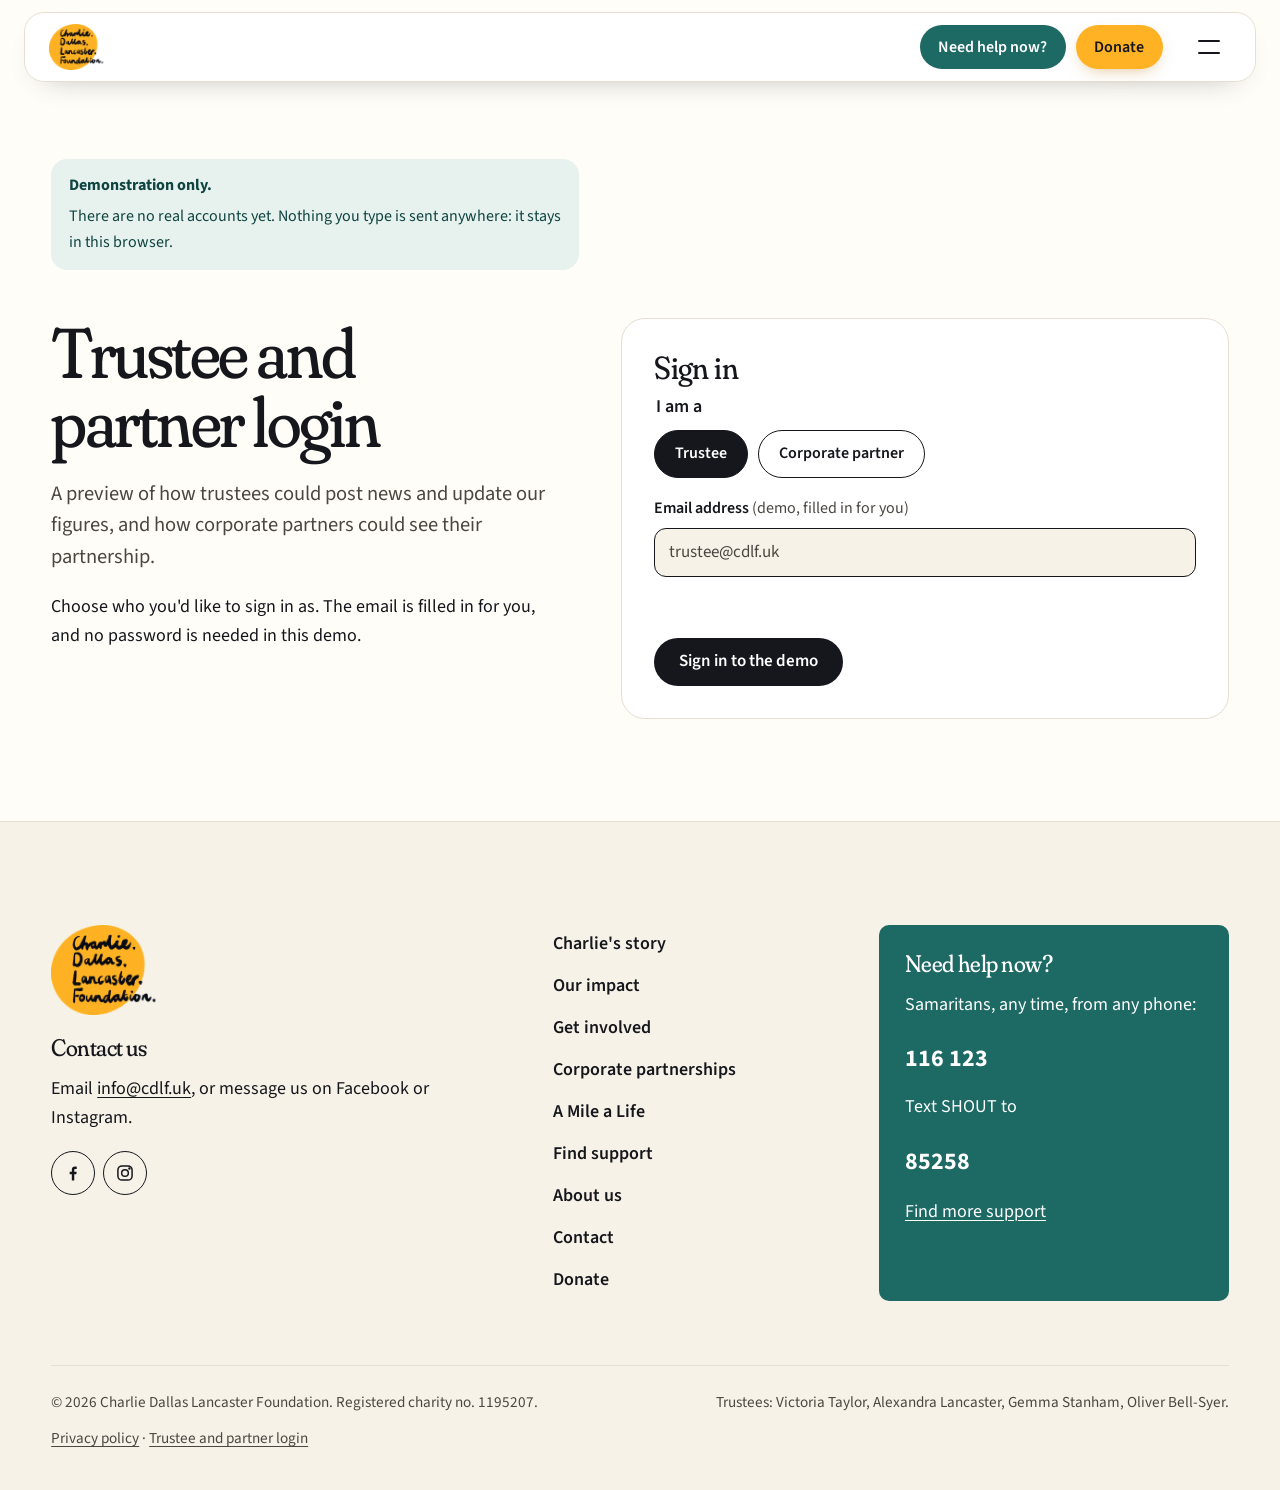
<file: trustees/index.html>
<!doctype html>
<html lang="en-GB">
<head>
<meta charset="utf-8">
<meta name="viewport" content="width=device-width, initial-scale=1">
<!-- DEMO PAGE: always noindex, never in the sitemap. Remove or replace this page before launch (see LAUNCH.md). -->
<meta name="robots" content="noindex, nofollow">
<title>Trustee Area (Demo) | CDLF</title>
<meta name="description" content="Demonstration trustee area: post news and update impact figures.">
<link rel="icon" href="../favicon.ico" sizes="32x32">
<link rel="icon" href="../assets/icon-192.png" type="image/png" sizes="192x192">
<link rel="apple-touch-icon" href="../assets/apple-touch-icon.png">
<link rel="manifest" href="../site.webmanifest">
<meta name="theme-color" content="#FFB224">
<link rel="preconnect" href="https://fonts.googleapis.com">
<link rel="preconnect" href="https://fonts.gstatic.com" crossorigin>
<link href="https://fonts.googleapis.com/css2?family=Fraunces:opsz,wght,SOFT@48..144,340..420,100&family=Source+Sans+3:wght@400;600;700&display=swap" rel="stylesheet">
<script>document.documentElement.classList.add('js');</script>
<link rel="stylesheet" href="../assets/site.css">
</head>
<body data-demo-page="trustees">
<a class="skip" href="#main">Skip to content</a>

<header class="site-header" id="top">
  <div class="wrap bar">
    <a class="brand" href="../" aria-label="Charlie Dallas Lancaster Foundation, home">
      <img src="../assets/logo.png" alt="" width="260" height="196">
    </a>
    <!-- Shown only without JavaScript; otherwise the same links live in the drop-down menu. -->
    <nav class="nav" aria-label="Main">
      <a href="../charlies-story/">Charlie's story</a>
      <a href="../our-impact/">Our impact</a>
      <a href="../get-involved/">Get involved</a>
      <a href="../a-mile-a-life/">A Mile a Life</a>
      <a href="../help/">Find support</a>
      <a href="../contact/">Contact</a>
    </nav>
    <div class="actions">
      <a class="btn btn-help" href="../help/" data-crisis><span class="lbl-long">Need help now?</span><span class="lbl-short" aria-hidden="true">Need help?</span></a>
      <a class="btn btn-donate" href="../get-involved/#donate">Donate</a>
    </div>
    <button class="menu-btn" type="button" aria-expanded="false" aria-controls="site-menu" aria-label="Menu">
      <span class="burger" aria-hidden="true"><span></span><span></span></span>
    </button>
  </div>
  <!-- Drop-down menu (all screen sizes): the header grows downwards to show the page links. -->
  <div class="menu-panel" id="site-menu" inert>
    <div class="menu-inner">
      <div class="menu-grid">
        <nav class="menu-links" aria-label="Pages">
          <a href="../charlies-story/" style="--i:0">Charlie's story</a>
          <a href="../our-impact/" style="--i:1">Our impact</a>
          <a href="../get-involved/" style="--i:2">Get involved</a>
          <a href="../corporate-partnerships/" style="--i:3">Corporate partnerships</a>
          <a href="../a-mile-a-life/" style="--i:4">A Mile a Life</a>
          <a href="../help/" style="--i:5">Find support</a>
          <a href="../about/" style="--i:6">About us</a>
          <a href="../contact/" style="--i:7">Contact</a>
        </nav>
        <div class="menu-meta">
          <p>Get in touch: <a href="mailto:info@cdlf.uk">info@cdlf.uk</a></p>
          <p>Registered charity no. 1195207</p>
          <div class="social">
            <a href="https://www.facebook.com/CDLF.UK/" aria-label="CDLF on Facebook"><svg viewBox="0 0 24 24" fill="currentColor" aria-hidden="true"><path d="M13.5 21v-7.5h2.5l.4-3h-2.9V8.6c0-.9.3-1.5 1.5-1.5h1.5V4.4c-.3 0-1.2-.1-2.2-.1-2.2 0-3.7 1.3-3.7 3.8v2.4H8v3h2.6V21z"/></svg></a>
            <a href="https://www.instagram.com/c.d.l.foundation/" aria-label="CDLF on Instagram"><svg viewBox="0 0 24 24" fill="none" stroke="currentColor" stroke-width="1.8" aria-hidden="true"><rect x="3.5" y="3.5" width="17" height="17" rx="5"/><circle cx="12" cy="12" r="4"/><circle cx="17.3" cy="6.7" r=".6" fill="currentColor"/></svg></a>
          </div>
        </div>
      </div>
    </div>
  </div>
</header>

<main id="main">

  <section class="demo-wrap">
    <div class="wrap">
      <p class="demo-banner" role="note"><strong>Demonstration only.</strong> <span>Posts and figures are saved in this browser only. Other people won't see them, and nothing is published to the real website.</span></p>
      <noscript><p class="form-msg err">This demo needs JavaScript switched on. <a href="../login/">Back to the login page</a>.</p></noscript>

      <div class="dash-head">
        <div>
          <h1 id="page-title">Trustee area</h1>
          <p>Signed in as <strong data-demo-name>Demo trustee</strong>.</p>
        </div>
        <button class="btn btn-quiet" type="button" data-demo-signout>Sign out</button>
      </div>

      <section class="dash-card" aria-labelledby="new-post-title">
        <h2 id="new-post-title">Post some news</h2>
        <p class="hint">Write up to 1,000 words and add up to 6 photos. When you publish, it appears on the News page.</p>
        <form class="composer" data-composer novalidate>
          <div class="composer-top">
            <span class="avatar" aria-hidden="true"><img src="../assets/logo-lettering-400.webp" alt=""></span>
            <div><strong>Charlie Dallas Lancaster Foundation</strong><span>Posting to the News page</span></div>
          </div>
          <label class="sr-only" for="post-title">Headline (optional)</label>
          <input class="headline" id="post-title" type="text" maxlength="120" placeholder="Headline (optional)">
          <label class="sr-only" for="post-text">Your post</label>
          <textarea id="post-text" placeholder="What would you like to share?" aria-describedby="post-count"></textarea>
          <div class="photo-grid" aria-live="polite"></div>
          <div class="composer-bar">
            <span class="count" id="post-count" aria-live="polite">0 / 1,000 words</span>
            <span class="note-small" data-photo-count></span>
            <div class="add-photos">
              <input id="post-photos" type="file" accept="image/*" multiple>
              <label class="btn btn-quiet" for="post-photos"><svg class="ic" viewBox="0 0 24 24" fill="none" stroke="currentColor" stroke-width="1.8" aria-hidden="true"><rect x="3" y="5" width="18" height="14" rx="3"/><circle cx="9" cy="10" r="1.6"/><path d="M21 16l-5-5-8 8"/></svg>Add photos</label>
            </div>
            <button class="btn btn-donate" type="submit">Publish</button>
          </div>
          <p class="form-msg" role="status"></p>
        </form>
      </section>

      <section class="dash-card" aria-labelledby="figures-title">
        <h2 id="figures-title">Update our figures</h2>
        <p class="hint">These are the impact figures shown on Home, Our impact, Corporate partnerships and A Mile a Life. <span data-figures-updated></span></p>
        <form class="figures-form" data-figures novalidate>
          <div class="field"><label for="fig-given">Total given (£)</label><input id="fig-given" name="given" inputmode="numeric"></div>
          <div class="field"><label for="fig-period">Up to (year)</label><input id="fig-period" name="period" inputmode="numeric" maxlength="4"></div>
          <div class="field"><label for="fig-boards">Support boards placed</label><input id="fig-boards" name="boards" inputmode="numeric"></div>
          <div class="field"><label for="fig-grants">Grants made</label><input id="fig-grants" name="grants" inputmode="numeric"></div>
          <div class="field"><label for="fig-charities">Charities and services funded</label><input id="fig-charities" name="charities" inputmode="numeric"></div>
          <fieldset>
            <legend>Latest A Mile a Life</legend>
            <div class="field"><label for="fig-amal-year">Year</label><input id="fig-amal-year" name="amalYear" inputmode="numeric" maxlength="4"></div>
            <div class="field"><label for="fig-amal-miles">Miles covered</label><input id="fig-amal-miles" name="amalMiles" inputmode="numeric"></div>
          </fieldset>
          <div class="actions-row">
            <button class="btn btn-ink" type="submit">Save figures</button>
            <button class="btn btn-quiet" type="button" data-figures-reset>Reset to published figures</button>
            <p class="form-msg" role="status"></p>
          </div>
        </form>
      </section>

      <section aria-labelledby="your-posts-title">
        <h2 id="your-posts-title" style="margin-bottom:14px">Your posts</h2>
        <div class="empty-note" data-feed-empty><p>No posts yet. Anything you publish above appears here and on the <a href="../news/">News page</a>.</p></div>
        <div class="posts" data-feed></div>
      </section>
    </div>
  </section>

</main>

<footer class="site-footer" id="contact-us">
  <div class="wrap">
    <div class="foot-grid">
      <div>
        <img src="../assets/logo.png" alt="Charlie Dallas Lancaster Foundation" width="120" style="width:120px">
        <h2 class="foot-title">Contact us</h2>
        <p>Email <a href="mailto:info@cdlf.uk">info@cdlf.uk</a>, or message us on Facebook or Instagram.</p>
        <div class="social">
          <a href="https://www.facebook.com/CDLF.UK/" aria-label="CDLF on Facebook"><svg viewBox="0 0 24 24" fill="currentColor" aria-hidden="true"><path d="M13.5 21v-7.5h2.5l.4-3h-2.9V8.6c0-.9.3-1.5 1.5-1.5h1.5V4.4c-.3 0-1.2-.1-2.2-.1-2.2 0-3.7 1.3-3.7 3.8v2.4H8v3h2.6V21z"/></svg></a>
          <a href="https://www.instagram.com/c.d.l.foundation/" aria-label="CDLF on Instagram"><svg viewBox="0 0 24 24" fill="none" stroke="currentColor" stroke-width="1.8" aria-hidden="true"><rect x="3.5" y="3.5" width="17" height="17" rx="5"/><circle cx="12" cy="12" r="4"/><circle cx="17.3" cy="6.7" r=".6" fill="currentColor"/></svg></a>
        </div>
      </div>
      <nav aria-label="Footer">
        <ul class="foot-links">
          <li><a href="../charlies-story/">Charlie's story</a></li>
          <li><a href="../our-impact/">Our impact</a></li>
          <li><a href="../get-involved/">Get involved</a></li>
          <li><a href="../corporate-partnerships/">Corporate partnerships</a></li>
          <li><a href="../a-mile-a-life/">A Mile a Life</a></li>
          <li><a href="../help/">Find support</a></li>
          <li><a href="../about/">About us</a></li>
          <li><a href="../contact/">Contact</a></li>
          <li><a href="../get-involved/#donate">Donate</a></li>
        </ul>
      </nav>
      <div class="foot-help help-surface">
        <h2>Need help now?</h2>
        <p>Samaritans, any time, from any phone:</p>
        <a class="num" href="tel:116123">116 123</a>
        <p style="margin-top:12px">Text SHOUT to</p>
        <a class="num" href="sms:85258?&amp;body=SHOUT">85258</a>
        <p style="margin:14px 0 0"><a href="../help/">Find more support</a></p>
      </div>
    </div>
    <div class="legal">
      <p>&copy; 2026 Charlie Dallas Lancaster Foundation. Registered charity no. 1195207.</p>
      <p>Trustees: Victoria Taylor, Alexandra Lancaster, Gemma Stanham, Oliver Bell-Syer.</p>
      <p><a href="https://cdlf.uk/privacy-policy/">Privacy policy</a> &middot; <a href="../login/">Trustee and partner login</a></p>
    </div>
  </div>
</footer>

<dialog class="film-dialog" id="film-dialog" aria-label="Film, with sound">
  <button class="close" type="button" data-close-film>
    <svg viewBox="0 0 24 24" fill="none" stroke="currentColor" stroke-width="2.2" stroke-linecap="round" aria-hidden="true"><path d="M6 6l12 12M18 6L6 18"/></svg>
    Close
  </button>
  <div class="film-frame"></div>
</dialog>

<!-- Crisis numbers overlay. The trigger links to the help page, so it still works without JavaScript. -->
<dialog class="crisis" id="crisis" aria-labelledby="crisis-title">
  <div class="crisis-inner">
    <div class="crisis-top">
      <h2 id="crisis-title">Need help now?</h2>
      <button class="close" type="button" data-close-crisis aria-label="Close">
        <svg viewBox="0 0 24 24" fill="none" stroke="currentColor" stroke-width="2" stroke-linecap="round"><path d="M6 6l12 12M18 6L6 18"/></svg>
      </button>
    </div>
    <p class="now">If someone's life is at risk, call 999 or go to A&amp;E.</p>
    <div class="crisis-tiles">
      <a class="crisis-tile" href="tel:116123"><span class="who">Samaritans</span><span class="how">116 123</span><span class="when">Any time, from any phone</span></a>
      <a class="crisis-tile" href="sms:85258?&amp;body=SHOUT"><span class="who">Shout</span><span class="how">Text SHOUT to 85258</span><span class="when">Any time, day or night</span></a>
      <a class="crisis-tile" href="tel:111"><span class="who">NHS 111</span><span class="how">111</span><span class="when">Choose the mental health option</span></a>
      <a class="crisis-tile" href="tel:0800585858"><span class="who">CALM</span><span class="how">0800 58 58 58</span><span class="when">5pm to midnight, every day</span></a>
    </div>
    <a class="text-link more" href="../help/">Find more support</a>
  </div>
</dialog>

<script src="../assets/site.js"></script>
<script src="../assets/demo.js"></script>
</body>
</html>
</file>
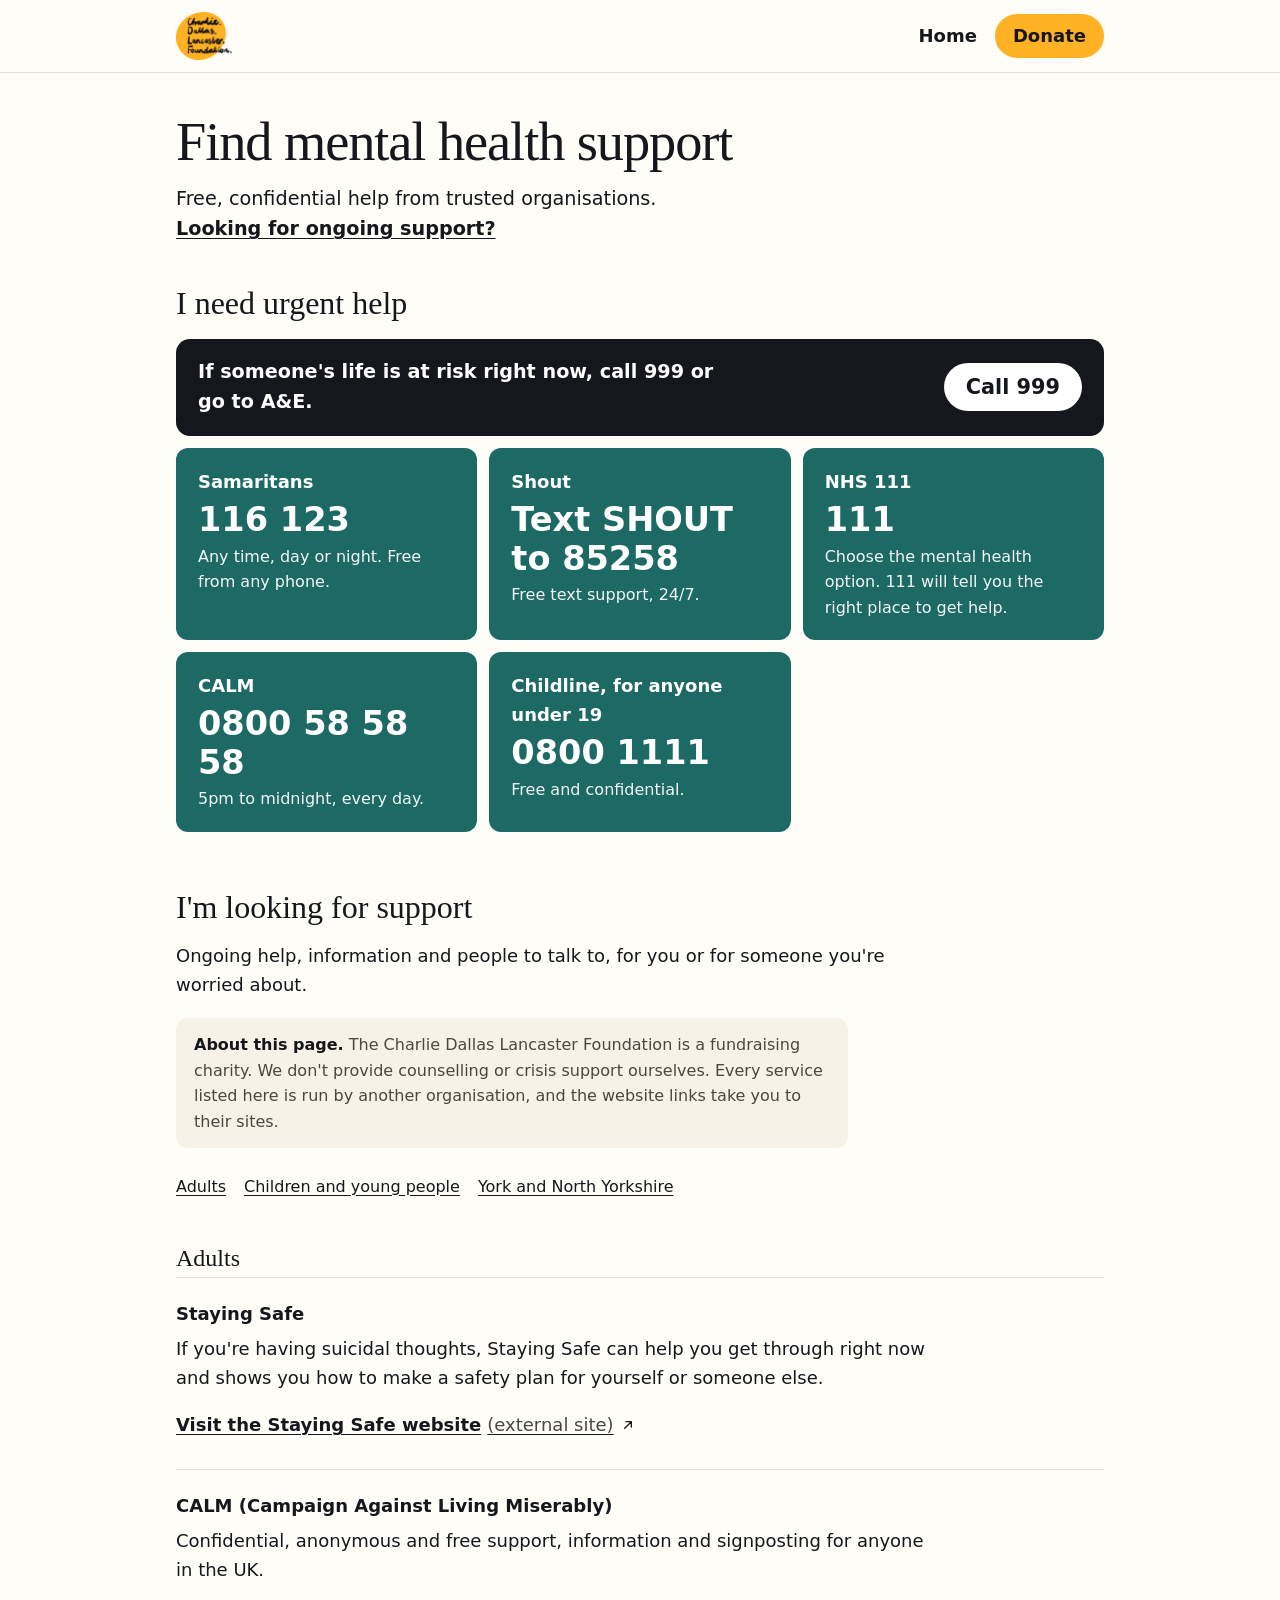
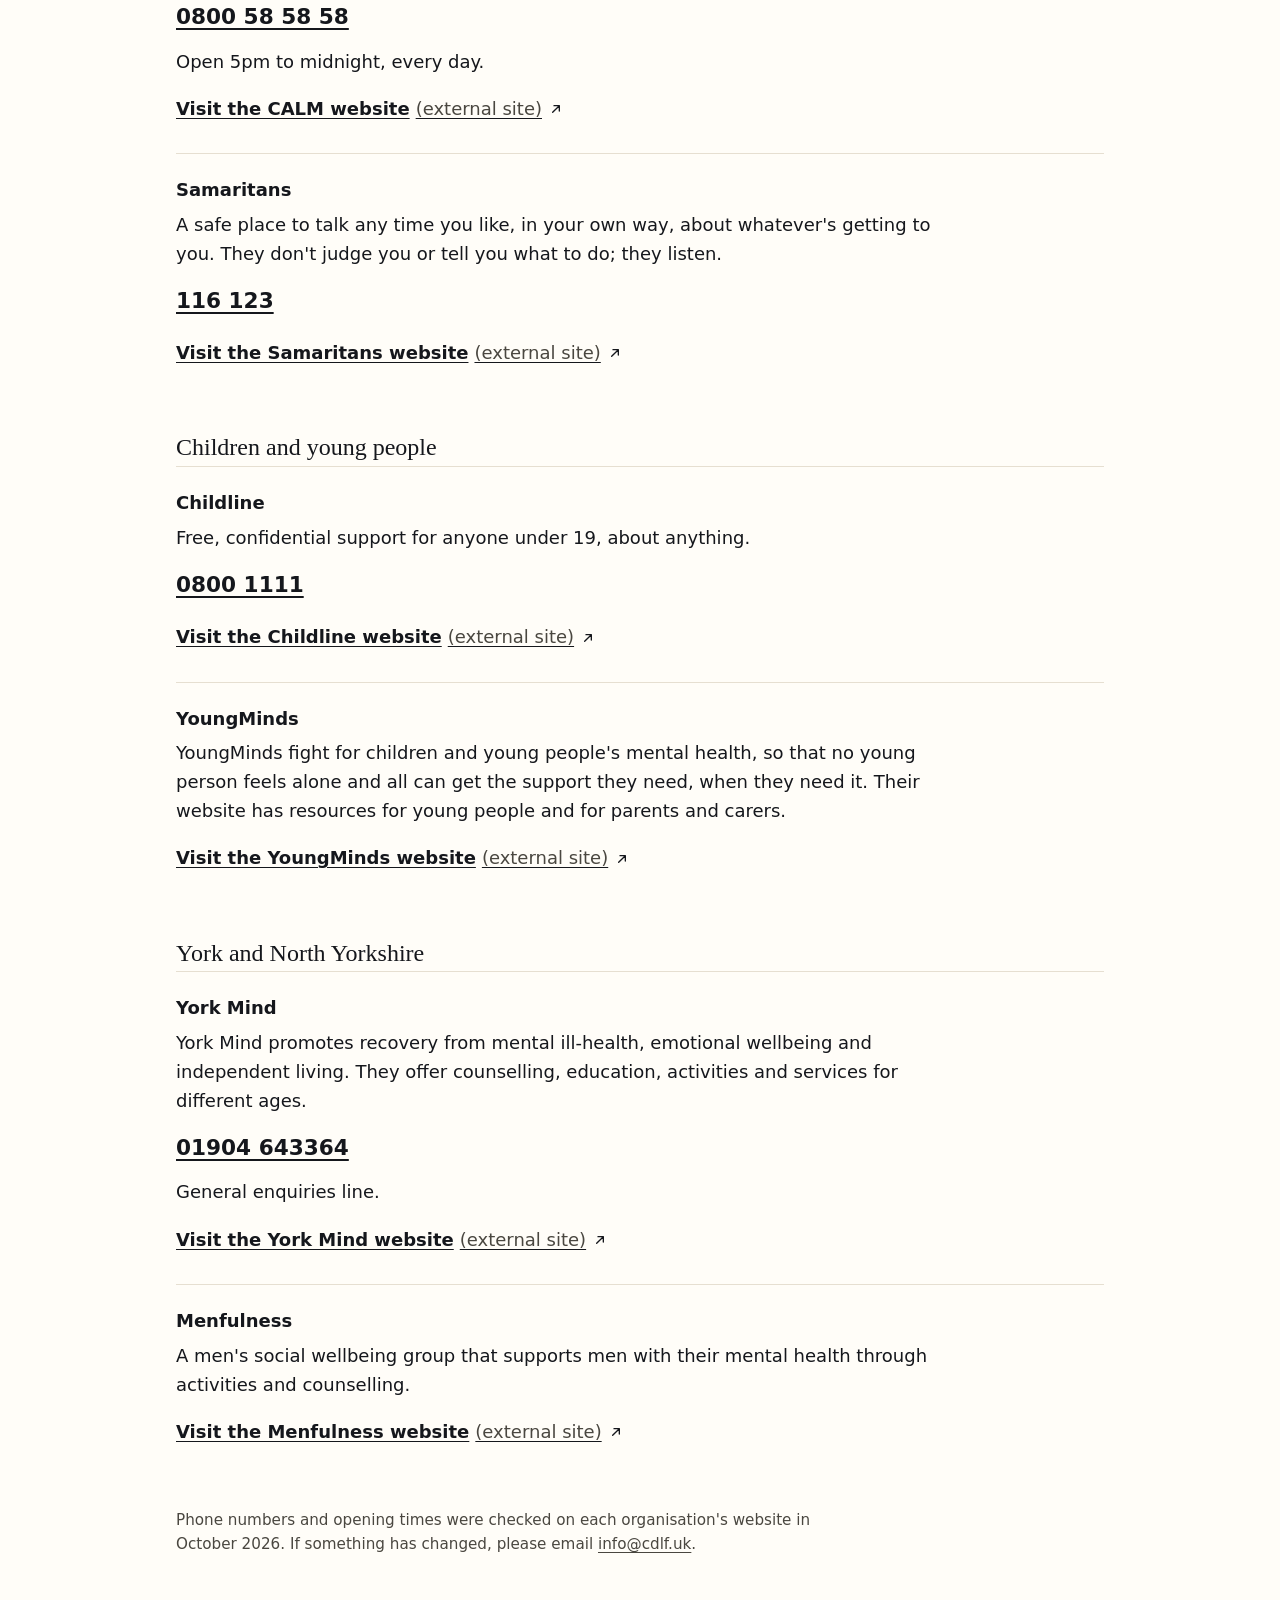
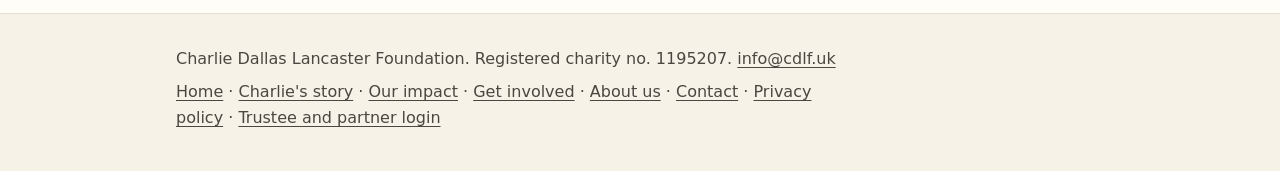
<file: help.html>
<!doctype html>
<html lang="en-GB">
<head>
<meta charset="utf-8">
<meta name="viewport" content="width=device-width, initial-scale=1">
<meta name="robots" content="noindex">
<title>Find mental health support | CDLF</title>
<!-- The help page moved to /help/. This keeps old links working, with no JavaScript needed. -->
<meta http-equiv="refresh" content="0; url=help/">
<link rel="canonical" href="https://cdlf.uk/help/">
</head>
<body>
<p><a href="help/">Find mental health support</a>. If you need help right now, call Samaritans free on <a href="tel:116123">116 123</a>, or call 999 if someone's life is at risk.</p>
</body>
</html>
</file>
<file: assets/site.css>
/* CDLF shared styles: tokens, header and menu, buttons, cards, sections, footer and dialogs. Used by every page except the no-JavaScript help page. */
:root {
  --sun: #FFB224;          /* logo disc */
  --sun-deep: #B4700A;     /* data marks, small accents on white */
  --ink: #15171C;          /* logo lettering */
  --ink-2: #4A4740;        /* secondary text, 8.9:1 on paper */
  --ink-3: #6B665C;        /* muted text, 5.6:1 on paper */
  --paper: #FFFDF8;        /* warm white */
  --paper-2: #F7F2E8;      /* soft warm grey */
  --line: #E6DFD1;
  --help: #1D6A64;         /* calm teal, 6.2:1 with white */
  --help-ink: #0F4440;
  --help-wash: #E7F2EF;
  --serif: "Fraunces", Georgia, "Times New Roman", serif;
  --sans: "Source Sans 3", "Segoe UI", system-ui, sans-serif;
  --gutter: clamp(16px, 4vw, 56px);
  /* Section spacing scale: every section uses one of these three. */
  --space-s: clamp(48px, 6vw, 80px);
  --space-m: clamp(64px, 8vw, 112px);
  --space-l: clamp(80px, 10vw, 144px);
  --max: 1280px;
  --ease: cubic-bezier(.16, 1, .3, 1);
  color-scheme: light;
}
*, *::before, *::after { box-sizing: border-box; }
/* No CSS smooth scrolling: it breaks ScrollTrigger's measurements. In-page links glide via JS instead. */
html { -webkit-text-size-adjust: 100%; }
section[id], [id="main"] { scroll-margin-top: 100px; }
body {
  margin: 0; background: var(--paper); color: var(--ink);
  font-family: var(--sans); font-size: 1.125rem; line-height: 1.6;
  font-feature-settings: "kern", "liga"; text-rendering: optimizeLegibility;
  overflow-x: clip;
}
@media (max-width: 640px) { body { font-size: 1.0625rem; } }
img { display: block; max-width: 100%; height: auto; }
a { color: inherit; text-underline-offset: .18em; text-decoration-thickness: 1px; }
a:hover { text-decoration-thickness: 2px; }
::selection { background: var(--sun); color: var(--ink); }
:focus-visible { outline: 3px solid var(--ink); outline-offset: 3px; border-radius: 4px; }
.help-surface :focus-visible, .on-dark :focus-visible { outline-color: #fff; }
::-webkit-scrollbar { width: 12px; }
::-webkit-scrollbar-track { background: var(--paper-2); }
::-webkit-scrollbar-thumb { background: #CFC6B4; border-radius: 6px; border: 3px solid var(--paper-2); }
[hidden] { display: none !important; }   /* component display rules (e.g. .btn) must never un-hide hidden elements */
.sr-only { position: absolute; width: 1px; height: 1px; padding: 0; margin: -1px; overflow: hidden; clip: rect(0 0 0 0); white-space: nowrap; border: 0; }
.skip { position: absolute; left: 16px; top: -100px; z-index: 100; background: var(--ink); color: #fff; padding: 12px 18px; border-radius: 8px; }
.skip:focus { top: 12px; }
.wrap { max-width: var(--max); margin: 0 auto; padding: 0 var(--gutter); }

/* Type */
h1, h2, h3 { font-family: var(--serif); font-weight: 400; font-variation-settings: "SOFT" 100, "opsz" 96; letter-spacing: -0.02em; line-height: 1.08; margin: 0; text-wrap: balance; }
h2 { font-size: clamp(2.1rem, 4.4vw, 3.75rem); }
h3 { font-size: clamp(1.5rem, 2.2vw, 1.9rem); line-height: 1.15; }
p { margin: 0 0 1em; max-width: 66ch; }
.lede { font-size: clamp(1.2rem, 1.6vw, 1.35rem); color: var(--ink-2); line-height: 1.55; }

/* Buttons */
.btn { display: inline-flex; align-items: center; justify-content: center; gap: .55em; min-height: 48px; padding: 0 1.4em; border-radius: 999px; font: 600 1.0625rem/1 var(--sans); text-decoration: none; border: 1.5px solid transparent; cursor: pointer; transition: background-color .25s, color .25s, border-color .25s, transform .4s var(--ease), box-shadow .4s var(--ease); }
.btn:hover { transform: translateY(-2px); }
.btn-donate { background: var(--sun); color: var(--ink); box-shadow: 0 6px 18px -8px rgba(180, 112, 10, .55); }
.btn-donate:hover { background: #FFBE45; box-shadow: 0 10px 24px -10px rgba(180, 112, 10, .7); }
.btn-help { background: var(--help); color: #fff; }
.btn-help:hover { background: var(--help-ink); }
.btn-quiet { border-color: var(--ink); color: var(--ink); background: transparent; }
.btn-quiet:hover { background: var(--ink); color: var(--paper); }
.btn svg { width: 18px; height: 18px; flex: none; }

/* Header */
/* Floating header bar */
.site-header { position: sticky; top: 12px; z-index: 50; width: calc(100% - 2 * clamp(10px, 2vw, 24px)); max-width: 1400px; margin: 12px auto 0; background: rgba(255, 255, 255, .94); backdrop-filter: saturate(1.4) blur(12px); -webkit-backdrop-filter: saturate(1.4) blur(12px); border: 1px solid var(--line); border-radius: 20px; box-shadow: 0 12px 32px -22px rgba(21, 23, 28, .45); transition: box-shadow .3s; }
.site-header.scrolled { box-shadow: 0 16px 36px -20px rgba(21, 23, 28, .5); }
.site-header .wrap { max-width: none; padding: 0 clamp(12px, 2vw, 24px); }
.bar { display: flex; align-items: center; gap: 24px; height: 68px; }
.brand { display: flex; align-items: center; flex: none; }
.brand img { width: 62px; height: auto; }
.nav { display: flex; gap: clamp(14px, 1.8vw, 28px); margin-left: auto; }
.nav a { text-decoration: none; font-weight: 600; font-size: 1rem; padding: 10px 0; position: relative; }
.nav a::after { content: ""; position: absolute; left: 0; right: 0; bottom: 4px; height: 2px; background: var(--sun); transform: scaleX(0); transform-origin: left; transition: transform .45s var(--ease); }
.nav a:hover::after { transform: scaleX(1); }
.actions { display: flex; gap: 10px; align-items: center; }
.actions .btn { min-height: 44px; padding: 0 1.1em; font-size: 1rem; }
/* With JavaScript, every page link lives in the drop-down menu at all widths; without it, the inline links stay. */
.js .nav { display: none; }
.js .actions { margin-left: auto; }
.menu-btn { display: none; width: 44px; height: 44px; border: 0; background: transparent; border-radius: 50%; cursor: pointer; color: var(--ink); place-items: center; transition: background-color .25s; }
.js .menu-btn { display: grid; }
.menu-btn:hover { background: var(--paper-2); }
.burger { position: relative; display: block; width: 22px; height: 14px; }
.burger span { position: absolute; left: 0; right: 0; height: 2px; border-radius: 2px; background: currentColor; transition: transform .4s var(--ease); }
.burger span:first-child { top: 0; }
.burger span:last-child { bottom: 0; }
.menu-open .burger span:first-child { transform: translateY(6px) rotate(45deg); }
.menu-open .burger span:last-child { transform: translateY(-6px) rotate(-45deg); }
@media (max-width: 1080px) {
  .nav { display: none; }
  .actions { margin-left: auto; }
}

/* Drop-down menu: the header itself grows downwards to reveal the page links. */
.menu-panel { display: grid; grid-template-rows: 0fr; visibility: hidden; transition: grid-template-rows .55s var(--ease), visibility 0s .55s; }
.menu-open .menu-panel { grid-template-rows: 1fr; visibility: visible; transition: grid-template-rows .55s var(--ease); }
.menu-panel > .menu-inner { min-height: 0; overflow: hidden; }
.menu-grid { display: grid; grid-template-columns: minmax(0, 2fr) minmax(0, 1fr); gap: 24px clamp(24px, 5vw, 72px); margin: 0 clamp(12px, 2vw, 24px); padding: 22px 0 28px; border-top: 1px solid var(--line); max-height: calc(100svh - 120px); overflow-y: auto; }
.menu-links { display: grid; grid-template-columns: repeat(2, minmax(0, 1fr)); gap: 2px 32px; align-content: start; }
.menu-links a { font-family: var(--serif); font-variation-settings: "SOFT" 100; font-size: clamp(1.6rem, 2.6vw, 2.3rem); line-height: 1.2; letter-spacing: -.015em; text-decoration: none; padding: 8px 0; width: fit-content; background: linear-gradient(var(--sun), var(--sun)) 0 92% / 0 3px no-repeat; transition: background-size .45s var(--ease), opacity .4s var(--ease), transform .5s var(--ease); }
.menu-links a:hover { background-size: 100% 3px; }
.menu-meta { display: grid; gap: 10px; align-content: start; font-size: 1rem; color: var(--ink-2); }
.menu-meta p { margin: 0; }
.menu-meta a { font-weight: 600; color: var(--ink); }
.menu-meta .social { margin-top: 6px; }
/* Links settle in one after another as the panel opens. */
.menu-links a { opacity: 0; transform: translateY(8px); }
.menu-open .menu-links a { opacity: 1; transform: none; transition-delay: calc(var(--i, 0) * 45ms + 120ms); }
@media (max-width: 760px) {
  .menu-grid { grid-template-columns: 1fr; padding-top: 14px; }
  .menu-links { grid-template-columns: 1fr; }
  .menu-links a { font-size: clamp(1.7rem, 8vw, 2.2rem); padding: 6px 0; }
}
@media (prefers-reduced-motion: reduce) {
  .menu-panel, .menu-open .menu-panel, .menu-links a, .burger span { transition: none !important; }
  .menu-links a { opacity: 1; transform: none; }
}
.actions .btn { white-space: nowrap; }
.lbl-short { display: none; }
@media (max-width: 420px) {
  .brand img { width: 44px; }
  .actions { gap: 6px; }
  .actions .btn { padding: 0 .75em; font-size: .9375rem; }
  .bar { gap: 6px; }
  .menu-btn { width: 44px; margin-right: -6px; }
}
/* Smallest phones (320-359px): shorter help label and tighter header so nothing leaves the bar. */
@media (max-width: 359px) {
  .lbl-long { position: absolute; width: 1px; height: 1px; overflow: hidden; clip: rect(0 0 0 0); white-space: nowrap; }
  .lbl-short { display: inline; }
  .site-header .wrap { padding: 0 10px; }
  .brand img { width: 40px; }
  .actions .btn { padding: 0 .7em; font-size: .9rem; }
  .menu-btn { margin-right: -4px; }
}

/* Hero */
.hero { position: relative; padding: var(--space-s) 0 var(--space-m); }
.hero-grid { display: grid; grid-template-columns: minmax(0, 7fr) minmax(0, 5fr); gap: clamp(32px, 5vw, 80px); align-items: center; }
.hero-name { font-family: var(--sans); font-weight: 600; font-size: 1.0625rem; letter-spacing: 0; color: var(--ink-2); margin-bottom: clamp(20px, 3vw, 36px); font-variation-settings: normal; }
.hero-name-sub { display: block; margin-top: 6px; font-weight: 400; font-size: 1rem; color: var(--ink-2); max-width: 46ch; line-height: 1.5; }
.hero-quote { margin: 0; }
/* Charlie's words, hand-written in the spirit of the logo lettering */
.hero-quote blockquote { margin: 0; font-family: "Caveat Brush", "Segoe Print", cursive; font-weight: 400; font-size: clamp(2.3rem, 5.2vw, 5.1rem); line-height: 1.1; letter-spacing: 0; }
.hero-quote blockquote p { max-width: none; margin: 0; }
.hero-quote .ln { display: block; white-space: nowrap; }
.hero-quote .w { display: inline-block; white-space: nowrap; }
.hero-quote .ch { display: inline-block; }
.hero-quote .q { color: var(--sun-deep); }
@media (max-width: 560px) { .hero-quote .ln { white-space: normal; display: inline; } .hero-quote .ln::after { content: " "; } }
.hero-quote figcaption { margin-top: 28px; font-size: 1.0625rem; color: var(--ink-2); display: flex; align-items: center; gap: 14px; }
.hero-quote figcaption::before { content: ""; width: 40px; height: 1.5px; background: var(--ink); }
.hero-cta { display: flex; flex-wrap: wrap; gap: 12px; margin-top: clamp(32px, 4vw, 48px); }
/* The logo, rebuilt: a live painted disc (Three.js) under the original hand lettering */
.hero-logo { position: relative; justify-self: center; width: min(112%, 660px); aspect-ratio: 1; margin: -4% 0; }
.hero-logo > * { position: absolute; inset: 0; width: 100%; height: 100%; }
.sun-canvas { pointer-events: none; }
.sun-fallback { background: radial-gradient(circle at 44.1% 50%, var(--sun) 32.5%, transparent 32.8%); }
.sun-canvas + .sun-fallback { display: none; }
.hero-logo .lettering { z-index: 1; }
@media (max-width: 860px) {
  .hero-grid { grid-template-columns: 1fr; gap: 8px; }
  .hero-logo { order: -1; width: min(70%, 320px); margin-left: -6%; justify-self: start; }
}

/* Mission */
.mission { padding: var(--space-l) 0; }
.mission-statement { font-family: var(--serif); font-weight: 350; font-variation-settings: "SOFT" 100, "opsz" 72; font-size: clamp(1.7rem, 3.3vw, 2.9rem); line-height: 1.22; letter-spacing: -0.015em; max-width: 30ch; margin: 0 0 clamp(56px, 8vw, 112px); text-wrap: pretty; }
.mission-grid { display: grid; grid-template-columns: minmax(0, 5fr) minmax(0, 6fr); gap: clamp(32px, 6vw, 104px); align-items: end; }
.mission-photo { margin: 0; }
.mission-photo img { width: 100%; border-radius: 20px; }
.mission-photo figcaption, .cap { margin-top: 12px; font-size: .95rem; color: var(--ink-3); }
.mission-copy h2 { font-size: clamp(1.9rem, 3.2vw, 2.8rem); margin-bottom: 28px; max-width: 18ch; }
.text-link { font-weight: 600; text-decoration: underline; text-decoration-color: var(--sun); text-decoration-thickness: 3px; text-underline-offset: .25em; }
.text-link:hover { text-decoration-color: var(--ink); }
@media (max-width: 860px) { .mission-grid { grid-template-columns: 1fr; } }

/* Ways in */
.ways { padding: 0 0 var(--space-l); }
.ways-head { display: flex; justify-content: space-between; align-items: end; gap: 24px; margin-bottom: clamp(28px, 4vw, 48px); }
.bento { display: grid; grid-template-columns: repeat(12, minmax(0, 1fr)); grid-template-rows: auto auto; gap: 16px; }
.tile { border-radius: 24px; padding: clamp(24px, 3vw, 40px); position: relative; overflow: hidden; transition: transform .6s var(--ease), box-shadow .6s var(--ease); }
.tile:hover { transform: translateY(-4px); box-shadow: 0 24px 40px -28px rgba(21, 23, 28, .45); }
.tile h3 { margin-bottom: 14px; }
.tile p { color: inherit; }
.tile-donate { grid-column: span 7; grid-row: span 2; color: #fff; min-height: 640px; display: flex; flex-direction: column; justify-content: flex-end; background: var(--ink); }
.tile-donate img { position: absolute; inset: 0; width: 100%; height: 100%; object-fit: cover; object-position: 50% 30%; transition: transform 1.2s var(--ease); }
.tile-donate:hover img { transform: scale(1.03); }
/* The text block carries its own dark backing, so it stays readable however tall the copy grows. */
.tile-donate .tile-body { margin: 0 calc(-1 * clamp(24px, 3vw, 40px)) calc(-1 * clamp(24px, 3vw, 40px)); padding: 96px clamp(24px, 3vw, 40px) clamp(24px, 3vw, 40px); background: linear-gradient(180deg, rgba(21,23,28,0) 0, rgba(21,23,28,.88) 86px, rgba(21,23,28,.93) 100%); border-radius: 0 0 24px 24px; }
.tile-donate > *:not(img) { position: relative; z-index: 1; }
.tile-donate h3 { font-size: clamp(2rem, 3.4vw, 3rem); }
.tile-donate p { max-width: 36ch; }
.tile-donate .cap-on { position: absolute; top: 18px; left: 18px; z-index: 1; font-size: .9rem; color: #fff; background: rgba(21, 23, 28, .62); padding: 4px 12px; border-radius: 999px; }
.tile-involved { grid-column: span 5; background: var(--paper-2); }
.tile-help { grid-column: span 5; background: var(--help); color: #fff; }
.tile-help a { color: #fff; }
.tile-list { list-style: none; padding: 0; margin: 18px 0 0; display: grid; gap: 4px; }
.tile-list a { display: flex; justify-content: space-between; align-items: center; min-height: 44px; text-decoration: none; border-top: 1px solid currentColor; border-color: rgba(21,23,28,.14); font-weight: 600; }
.tile-help .tile-list a { border-color: rgba(255,255,255,.28); }
.tile-list a span:last-child { font-weight: 400; opacity: .9; }
.tile-list svg { width: 18px; height: 18px; }
.tile-list a:hover span:first-child { text-decoration: underline; }
@media (max-width: 960px) {
  .tile-donate, .tile-involved, .tile-help { grid-column: 1 / -1; grid-row: auto; }
  /* Phones and tablets: the photo sits in full at the top of the card, with the text on solid dark below. */
  .tile-donate { min-height: 0; justify-content: flex-start; }
  .tile-donate img { position: relative; inset: auto; display: block; width: calc(100% + 2 * clamp(24px, 3vw, 40px)); max-width: none; height: clamp(240px, 62vw, 380px); margin: calc(-1 * clamp(24px, 3vw, 40px)) calc(-1 * clamp(24px, 3vw, 40px)) 0; object-position: 50% 28%; }
  .tile-donate .tile-body { padding-top: 22px; background: var(--ink); border-radius: 0 0 24px 24px; }
}

/* Impact */
.impact { background: var(--paper-2); padding: var(--space-l) 0; }
.impact-top { display: grid; grid-template-columns: minmax(0, 5fr) minmax(0, 7fr); gap: clamp(32px, 6vw, 96px); align-items: start; }
.impact h2 { margin-bottom: 20px; }
.figures { display: grid; gap: 0; }
.figure { display: grid; grid-template-columns: minmax(0, 1fr); gap: 10px; padding: 26px 0; border-top: 1px solid var(--line); }
.figure:last-child { border-bottom: 1px solid var(--line); }
.figure strong { font-family: var(--serif); font-weight: 380; font-variation-settings: "SOFT" 100, "opsz" 144; font-size: clamp(2.6rem, 5.4vw, 4.6rem); line-height: 1; letter-spacing: -0.03em; font-variant-numeric: tabular-nums lining-nums; min-width: 4.2ch; }
.figure span { color: var(--ink-2); max-width: 34ch; }
@media (max-width: 860px) { .impact-top { grid-template-columns: 1fr; } }
.grants { margin-top: clamp(56px, 7vw, 96px); }
.grants h3 { font-size: 1.35rem; margin-bottom: 6px; }
.grants .sub { color: var(--ink-3); font-size: 1rem; margin-bottom: 24px; }
.bars { list-style: none; margin: 0; padding: 0; display: grid; gap: 14px; }
.bars li { display: grid; grid-template-columns: minmax(150px, 13rem) minmax(0, 1fr) 6.5rem; gap: 18px; align-items: center; }
.bars .name { font-weight: 600; font-size: 1rem; }
.bars .track { height: 12px; position: relative; }
.bars .fill { height: 100%; background: var(--sun-deep); border-radius: 0 4px 4px 0; width: var(--w); }
.bars .val { font-variant-numeric: tabular-nums; text-align: right; color: var(--ink-2); font-size: 1rem; }
@media (max-width: 640px) {
  .bars li { grid-template-columns: 1fr auto; gap: 6px 12px; }
  .bars .track { grid-column: 1 / -1; grid-row: 2; }
}

/* A Mile a Life */
.amal { padding: var(--space-l) 0 0; }
.amal-head { display: grid; grid-template-columns: minmax(0, 6fr) minmax(0, 5fr); gap: clamp(28px, 6vw, 96px); align-items: end; margin-bottom: clamp(8px, 1.5vw, 24px); }
.amal-title { font-size: clamp(3rem, 8.5vw, 7.5rem); letter-spacing: -0.035em; line-height: .95; }
.amal-dates { font-family: var(--serif); font-size: clamp(1.3rem, 2vw, 1.7rem); color: var(--ink-2); margin-top: 16px; font-variation-settings: "SOFT" 100; }
.amal-stage { height: 100vh; height: 100svh; display: grid; place-items: center; overflow: hidden; }
.amal-frame { width: 100%; height: 100%; clip-path: inset(var(--clip, 0%) round 28px); will-change: clip-path; }
.amal-frame img { width: 100%; height: 100%; object-fit: cover; object-position: 55% 45%; transform: scale(var(--zoom, 1)); will-change: transform; }
.amal-stage .cap { position: absolute; }
.amal-body { display: grid; grid-template-columns: minmax(0, 5fr) minmax(0, 6fr); gap: clamp(28px, 6vw, 96px); padding: var(--space-m) 0; }
.amal-body .big { font-family: var(--serif); font-size: clamp(1.5rem, 2.4vw, 2.1rem); line-height: 1.28; font-variation-settings: "SOFT" 100, "opsz" 48; font-weight: 360; max-width: 22ch; }
.amal-actions { display: flex; flex-wrap: wrap; gap: 12px; margin-top: 28px; }
/* Montage: big tiles for the high-resolution photos, small tiles for the 600px ones */
.montage { display: grid; grid-template-columns: repeat(12, minmax(0, 1fr)); grid-auto-rows: clamp(140px, 15vw, 220px); grid-auto-flow: row dense; gap: 14px; padding-bottom: clamp(20px, 3vw, 32px); }
.montage figure { position: relative; margin: 0; overflow: hidden; border-radius: 20px; background: var(--paper-2); }
.montage img { width: 100%; height: 100%; object-fit: cover; transition: transform 1.2s var(--ease); }
.montage figure:hover img { transform: scale(1.03); }
.montage figcaption { position: absolute; left: 12px; bottom: 12px; right: 12px; width: fit-content; max-width: calc(100% - 24px); font-size: .9rem; line-height: 1.35; color: #fff; background: rgba(21, 23, 28, .62); padding: 5px 12px; border-radius: 12px; }
.m-persimmon { grid-column: 1 / 9; grid-row: span 2; }
.m-persimmon img { object-position: 50% 40%; }
.m-boy { grid-column: 9 / 13; grid-row: span 3; }
.m-street { grid-column: 1 / 5; }
.m-shirts { grid-column: 5 / 9; }
.m-samms { grid-column: 1 / 5; }
.m-walker { grid-column: 5 / 13; }
.m-walker img { object-position: 50% 25%; }
@media (max-width: 860px) {
  .amal-head, .amal-body { grid-template-columns: 1fr; }
  .montage { grid-template-columns: 1fr 1fr; grid-auto-rows: clamp(130px, 38vw, 200px); gap: 10px; }
  .m-persimmon, .m-walker { grid-column: 1 / -1; grid-row: span 2; }
  .m-boy { grid-column: 2; grid-row: span 2; }
  .m-street, .m-shirts, .m-samms { grid-column: 1; grid-row: span 1; }
  .m-samms { grid-column: 1 / -1; }
}
.strava { width: 20px; height: 20px; }

/* Film: full-width rounded card, playing silently on a loop */
.reel { padding: 0 clamp(10px, 2vw, 24px); }
.reel-card { position: relative; max-width: 1400px; margin: 0 auto; border-radius: 28px; overflow: hidden; background: var(--paper-2); height: min(56.25vw, calc(100svh - 110px)); min-height: 320px; container-type: size; isolation: isolate; }
.reel-media { position: absolute; inset: 0; }
/* "Cover" sizing for a 16:9 source in any card shape. */
.reel-media video { position: absolute; inset: 0; width: 100%; height: 100%; object-fit: cover; opacity: 0; transition: opacity .9s var(--ease); }
.reel-media video.ready { opacity: 1; }
.reel-media img, .reel-media iframe { position: absolute; top: 50%; left: 50%; width: max(100cqw, 177.78cqh); height: max(100cqh, 56.25cqw); max-width: none; transform: translate(-50%, -50%); border: 0; object-fit: cover; }
/* The video is zoomed a little past the card edges so YouTube's title bar and logo fall outside it. */
.reel-media iframe { pointer-events: none; opacity: 0; transform: translate(-50%, -50%) scale(1.2); transition: opacity .9s var(--ease); }
.reel-media iframe.ready { opacity: 1; }
/* Blocks pointer events so YouTube's hover chrome never appears, and lifts the title just enough to read. */
.reel-shade { position: absolute; inset: 0; z-index: 1; background: linear-gradient(180deg, rgba(21,23,28,0) 62%, rgba(21,23,28,.38) 100%); }
.reel-bar { position: absolute; left: 0; right: 0; bottom: 0; z-index: 2; padding: clamp(18px, 3vw, 40px); display: flex; justify-content: space-between; align-items: end; gap: 16px; flex-wrap: wrap; color: #fff; }
.reel-bar h2 { color: #fff; font-size: clamp(2rem, 4vw, 3.4rem); text-shadow: 0 2px 24px rgba(21, 23, 28, .45); }
.reel-bar p { color: rgba(255,255,255,.92); margin: 8px 0 0; }
.reel-controls { display: flex; gap: 10px; flex-wrap: wrap; }
.btn-light { background: #fff; color: var(--ink); }
.btn-light:hover { background: var(--sun); }
.btn-outline-light { border-color: rgba(255,255,255,.85); color: #fff; background: rgba(21,23,28,.25); }
.btn-outline-light:hover { background: #fff; color: var(--ink); }
.reel :focus-visible { outline-color: #fff; }
@media (max-width: 640px) { .reel-card { border-radius: 20px; height: auto; aspect-ratio: 4 / 5; min-height: 0; } }
.btn-outline-light { backdrop-filter: blur(8px); -webkit-backdrop-filter: blur(8px); }

/* Watch with sound: the full player in a dialog */
dialog.film-dialog { border: 0; padding: 0; background: transparent; width: min(1280px, calc(100vw - 32px)); max-height: calc(100dvh - 32px); overflow: visible; }
dialog.film-dialog::backdrop { background: rgba(21, 23, 28, .82); backdrop-filter: blur(8px); }
.film-frame { aspect-ratio: 16 / 9; width: 100%; border-radius: 20px; overflow: hidden; background: var(--ink); }
.film-frame iframe { width: 100%; height: 100%; border: 0; display: block; }
.film-dialog .close { display: flex; align-items: center; gap: 8px; margin: 0 0 12px auto; min-height: 44px; padding: 0 16px; border-radius: 999px; border: 0; background: #fff; color: var(--ink); font: 600 1rem/1 var(--sans); cursor: pointer; }
.film-dialog .close svg { width: 16px; height: 16px; }
.film-dialog :focus-visible { outline-color: #fff; }

/* Stay in touch: the one bold brand-colour panel */
.signup-panel { padding: 0 clamp(10px, 2vw, 24px) var(--space-m); }
.panel { max-width: 1400px; margin: 0 auto; background: var(--sun); border-radius: 28px; overflow: hidden; display: grid; grid-template-columns: minmax(0, 6fr) minmax(0, 5fr); }
.panel-copy { padding: clamp(32px, 5vw, 72px); }
.panel-copy h2 { margin-bottom: 16px; }
.panel-copy p { color: var(--ink); }
.panel img { width: 100%; height: 100%; max-height: 520px; object-fit: cover; object-position: 50% 30%; min-height: 320px; }
.btn-ink { background: var(--ink); color: #fff; }
.btn-ink:hover { background: #2B2E35; }
@media (max-width: 860px) { .panel { grid-template-columns: 1fr; } .panel img { max-height: 380px; } }

/* Partners */
.partners { padding: var(--space-m) 0; }
.partners-head { display: flex; justify-content: space-between; align-items: end; gap: 24px; flex-wrap: wrap; margin-bottom: 40px; }
.partners-head p { color: var(--ink-2); margin: 0; max-width: 46ch; }
.logos { list-style: none; margin: 0; padding: 0; display: grid; grid-template-columns: repeat(auto-fit, minmax(150px, 1fr)); border-top: 1px solid var(--line); border-left: 1px solid var(--line); }
.logos li { border-right: 1px solid var(--line); border-bottom: 1px solid var(--line); }
.logos a { display: grid; place-items: center; height: 140px; padding: 24px; background: #fff; transition: background-color .3s; }
.logos a:hover { background: var(--paper-2); }
.logos img { max-height: 64px; max-width: 140px; width: auto; object-fit: contain; }

/* Footer */
.site-footer { background: var(--paper-2); padding: var(--space-m) 0 40px; border-top: 1px solid var(--line); }
.foot-grid { display: grid; grid-template-columns: minmax(0, 5fr) minmax(0, 3fr) minmax(0, 4fr); gap: clamp(32px, 5vw, 72px); }
.foot-grid h2 { font-size: 1.5rem; margin-bottom: 14px; }
.foot-links { list-style: none; padding: 0; margin: 0; display: grid; gap: 2px; }
.foot-links a { display: inline-flex; min-height: 40px; align-items: center; text-decoration: none; font-weight: 600; }
.foot-links a:hover { text-decoration: underline; }
.foot-help { background: var(--help); color: #fff; border-radius: 10px; padding: 26px; }
.foot-help h2 { color: #fff; }
.foot-help a { color: #fff; }
.foot-help .num { font-size: 1.5rem; font-weight: 700; display: block; text-decoration: none; min-height: 44px; line-height: 44px; }
.foot-help .num:hover { text-decoration: underline; }
.legal { margin-top: 64px; padding-top: 24px; border-top: 1px solid var(--line); display: flex; flex-wrap: wrap; justify-content: space-between; gap: 12px 32px; font-size: .95rem; color: var(--ink-2); }
.legal p { margin: 0; max-width: none; }
.social { display: flex; gap: 8px; margin-top: 16px; }
.social a { width: 44px; height: 44px; border-radius: 50%; display: grid; place-items: center; border: 1.5px solid var(--ink); transition: background-color .25s, color .25s; }
.social a:hover { background: var(--ink); color: var(--paper); }
.social svg { width: 20px; height: 20px; }
@media (max-width: 960px) { .foot-grid { grid-template-columns: 1fr; } }

/* Crisis dialog */
dialog.crisis { border: 0; padding: 0; border-radius: 14px; width: min(640px, calc(100vw - 32px)); max-height: calc(100dvh - 32px); background: var(--paper); color: var(--ink); box-shadow: 0 40px 80px -30px rgba(21, 23, 28, .5); }
dialog.crisis::backdrop { background: rgba(21, 23, 28, .55); backdrop-filter: blur(3px); }
.crisis-inner { padding: clamp(24px, 4vw, 40px); }
.crisis-top { display: flex; justify-content: space-between; align-items: start; gap: 16px; }
.crisis h2 { font-size: clamp(1.8rem, 4vw, 2.4rem); }
.crisis .close { width: 44px; height: 44px; border-radius: 50%; border: 1.5px solid var(--ink); background: transparent; cursor: pointer; display: grid; place-items: center; flex: none; color: var(--ink); }
.crisis .close svg { width: 18px; height: 18px; }
.crisis .now { margin: 14px 0 22px; font-weight: 600; }
.crisis-tiles { display: grid; grid-template-columns: 1fr 1fr; gap: 10px; }
.crisis-tile { display: block; text-decoration: none; background: var(--help-wash); border-radius: 10px; padding: 16px 18px; min-height: 44px; transition: background-color .2s; }
.crisis-tile:hover { background: #D5EAE5; }
.crisis-tile .who { display: block; font-weight: 600; font-size: 1rem; color: var(--help-ink); }
.crisis-tile .how { display: block; font-size: 1.6rem; font-weight: 700; line-height: 1.2; margin: 2px 0; color: var(--ink); font-variant-numeric: tabular-nums; }
.crisis-tile .when { display: block; font-size: .95rem; color: var(--ink-2); }
.crisis .more { display: inline-block; margin-top: 20px; }
.crisis-tile:last-child:nth-child(odd) { grid-column: 1 / -1; }
@media (max-width: 520px) { .crisis-tiles { grid-template-columns: 1fr; } }

/* Motion defaults: visible unless JS + motion are both on */
.motion [data-reveal] { opacity: 0; }
.motion .hero-quote blockquote, .motion .hero-name, .motion .hero-cta, .motion .hero-logo .lettering, .motion .hero-quote figcaption { opacity: 0; }

/* ---------- Refinements (October 2026): shared pieces used across pages ---------- */

/* Pairs of text links under a paragraph */
.link-row { display: flex; flex-wrap: wrap; gap: 12px 28px; margin-top: 10px; }

/* Lines in the tile list read white on the photo card */
.tile-donate .tile-list { margin-top: 20px; }
.tile-donate .tile-list a { border-color: rgba(255, 255, 255, .3); color: #fff; }

/* Placeholder awaiting trustee approval: deliberately obvious, easy to find (search for class="tbc") */
.tbc { margin-top: clamp(32px, 5vw, 56px); border: 2px dashed var(--sun-deep); border-radius: 16px; padding: 18px 22px; background: rgba(255, 178, 36, .08); max-width: 70ch; }
.tbc p { margin: 0; }
.tbc p + p { margin-top: 6px; }
.tbc-label { font-size: .875rem; font-weight: 700; letter-spacing: .02em; color: var(--sun-deep); }

/* A Mile a Life: how to take part */
.steps-title { font-size: 1.35rem; margin-bottom: 14px; }
.steps { list-style: none; margin: 0; padding: 0; display: grid; gap: 12px; counter-reset: step; }
.steps li { position: relative; padding-left: 46px; min-height: 32px; counter-increment: step; max-width: 56ch; }
.steps li::before { content: counter(step); position: absolute; left: 0; top: 0; width: 32px; height: 32px; border-radius: 50%; background: var(--sun); color: var(--ink); font-weight: 700; font-size: .95rem; display: grid; place-items: center; }
.amal-after { display: grid; gap: 6px; padding-bottom: var(--space-l); color: var(--ink-2); }
.amal-after p { margin: 0; }

/* Stay in touch: follow buttons */
.panel-actions { display: flex; flex-wrap: wrap; gap: 10px; margin-top: 22px; }
.foot-title { margin-top: 20px; }

/* ---------- Inner pages (e.g. Corporate partnerships) ---------- */
.page-hero { padding: var(--space-s) 0 var(--space-m); }
.page-hero-grid { display: grid; grid-template-columns: minmax(0, 6fr) minmax(0, 5fr); gap: clamp(32px, 5vw, 72px); align-items: center; }
.page-title { font-size: clamp(2.6rem, 6.5vw, 5.4rem); letter-spacing: -0.035em; line-height: .98; margin-bottom: 22px; }
.page-hero .hero-cta { margin-top: 28px; }
.page-photo { margin: 0; }
.page-photo img { width: 100%; border-radius: 24px; }
.page-photo figcaption { margin-top: 12px; font-size: .95rem; color: var(--ink-3); }
.section { padding: var(--space-m) 0; }
.section-head { max-width: 62ch; margin-bottom: clamp(24px, 4vw, 40px); }
.section-head h2 { margin-bottom: 14px; }
.points { list-style: none; margin: 0; padding: 0; display: grid; grid-template-columns: repeat(3, minmax(0, 1fr)); gap: 0 clamp(24px, 4vw, 56px); }
.points li { border-top: 1px solid var(--line); padding: 22px 0 8px; }
.points h3 { margin-bottom: 10px; }
.points p { color: var(--ink-2); margin: 0; }
.ways-grid { display: grid; grid-template-columns: repeat(2, minmax(0, 1fr)); gap: 16px; }
.ways-grid .tile { display: flex; flex-direction: column; }
.ways-grid .tile p { color: var(--ink-2); }
.ways-grid .tile .tile-list { margin-top: auto; padding-top: 12px; }
.example { margin-top: clamp(28px, 4vw, 44px); display: grid; grid-template-columns: minmax(0, 5fr) minmax(0, 7fr); gap: clamp(20px, 4vw, 48px); align-items: center; }
.example img { width: 100%; border-radius: 20px; }
.example h3 { margin-bottom: 10px; }
@media (max-width: 860px) {
  .page-hero-grid, .example { grid-template-columns: 1fr; }
  .page-photo { order: -1; }
  .points, .ways-grid { grid-template-columns: 1fr; }
}

/* Accessible enquiry form (on the yellow panel) */
.enquiry { display: grid; grid-template-columns: repeat(2, minmax(0, 1fr)); gap: 16px; margin-top: 8px; }
.field { display: grid; gap: 6px; align-content: start; }
.field-wide { grid-column: 1 / -1; }
.field label { font-weight: 600; font-size: 1rem; color: var(--ink); }
.field .opt { font-weight: 400; color: var(--ink-2); }
.field input, .field textarea { width: 100%; min-height: 48px; border: 1.5px solid var(--ink); border-radius: 12px; padding: 10px 14px; font: inherit; font-size: 1.0625rem; background: #fff; color: var(--ink); }
.field textarea { min-height: 140px; resize: vertical; }
.field input:focus-visible, .field textarea:focus-visible { outline: 3px solid var(--ink); outline-offset: 2px; }
.field [aria-invalid="true"] { border-color: #A1281D; box-shadow: 0 0 0 1px #A1281D; }
.field-error { min-height: 1.2em; font-size: .95rem; font-weight: 600; color: #8E1F15; margin: 0; }
.consent { grid-column: 1 / -1; display: grid; grid-template-columns: 28px minmax(0, 1fr); gap: 4px 10px; align-items: start; }
.consent input { width: 24px; height: 24px; margin: 2px 0 0; accent-color: var(--ink); }
.consent label { font-weight: 400; }
.consent .field-error { grid-column: 2; }
.form-foot { grid-column: 1 / -1; display: flex; flex-wrap: wrap; align-items: center; gap: 12px 18px; }
.form-note { margin: 0; font-size: .95rem; color: var(--ink); max-width: 46ch; }
.form-status { grid-column: 1 / -1; margin: 0; font-weight: 600; min-height: 1.5em; }
@media (max-width: 640px) { .enquiry { grid-template-columns: 1fr; } }
/* Yellow panel holding a form: copy on the left, form on the right */
.panel-form { grid-template-columns: minmax(0, 4fr) minmax(0, 7fr); align-items: start; }
.panel-form .enquiry { padding-left: clamp(28px, 3vw, 40px); }
@media (max-width: 860px) { .panel-form { grid-template-columns: 1fr; } .panel-form .enquiry { padding-top: 0; } }

/* ---------- Internal pages: story, impact, get involved, A Mile a Life, about, contact ---------- */

/* Long-form reading column */
.prose { max-width: 66ch; }
.prose p { font-size: 1.125rem; }
.prose p:first-child { font-family: var(--serif); font-variation-settings: "SOFT" 100, "opsz" 48; font-size: clamp(1.35rem, 2.2vw, 1.7rem); line-height: 1.4; font-weight: 360; color: var(--ink); }
.split { display: grid; grid-template-columns: minmax(0, 5fr) minmax(0, 7fr); gap: clamp(28px, 5vw, 80px); align-items: start; }
.split-sticky { position: sticky; top: 110px; }
@media (max-width: 860px) { .split { grid-template-columns: 1fr; } .split-sticky { position: static; } }

/* Photo gallery: CSS columns keep every photo at its natural shape (photos of Charlie are never cropped) */
.gallery { columns: 3 260px; column-gap: 14px; }
.gallery figure { break-inside: avoid; margin: 0 0 14px; }
.gallery img { width: 100%; border-radius: 16px; }
.gallery figcaption { margin-top: 8px; font-size: .95rem; color: var(--ink-3); }

/* Memories: the first paragraph shows, the rest opens in place (no JavaScript needed) */
.memories { display: grid; grid-template-columns: repeat(2, minmax(0, 1fr)); gap: 16px; align-items: start; }
.memory { background: #fff; border: 1px solid var(--line); border-radius: 20px; padding: clamp(22px, 3vw, 32px); }
.memory h3 { margin-bottom: 2px; }
.memory .role { color: var(--ink-3); font-size: 1rem; margin-bottom: 14px; }
.memory p { color: var(--ink-2); }
.memory details { margin-top: 4px; }
.memory summary { cursor: pointer; font-weight: 600; min-height: 44px; display: inline-flex; align-items: center; gap: 8px; text-decoration: underline; text-decoration-color: var(--sun); text-decoration-thickness: 3px; text-underline-offset: .25em; list-style: none; }
.memory summary::-webkit-details-marker { display: none; }
.memory summary::after { content: "+"; font-weight: 700; }
.memory details[open] summary::after { content: "\2212"; }
.memory details[open] summary { margin-bottom: 10px; }
.memories-friends { margin-top: 16px; }
@media (max-width: 760px) { .memories { grid-template-columns: 1fr; } }

/* Team cards */
.team { display: grid; grid-template-columns: repeat(4, minmax(0, 1fr)); gap: 16px; }
.person { display: flex; flex-direction: column; gap: 6px; }
.person img { width: 100%; aspect-ratio: 1; object-fit: cover; border-radius: 20px; margin-bottom: 8px; }
.person h3 { font-size: 1.4rem; }
.person .role { color: var(--sun-deep); font-weight: 600; font-size: .98rem; margin: 0; }
.person p { color: var(--ink-2); font-size: 1rem; margin: 0; }
.person .text-link { margin-top: 4px; font-size: 1rem; }
.team-ambassadors { grid-template-columns: repeat(3, minmax(0, 1fr)); }
.team-ambassadors .person img { aspect-ratio: 4 / 3; }
@media (max-width: 1000px) { .team { grid-template-columns: repeat(2, minmax(0, 1fr)); } }
@media (max-width: 760px) { .team-ambassadors { grid-template-columns: 1fr; } }
@media (max-width: 480px) { .team { grid-template-columns: 1fr; } .team .person img { max-width: 320px; } }

/* Partner list */
.partner-list { list-style: none; margin: 0; padding: 0; display: grid; grid-template-columns: repeat(2, minmax(0, 1fr)); gap: 0 clamp(24px, 4vw, 56px); }
.partner-list li { display: grid; grid-template-columns: 120px minmax(0, 1fr); gap: 18px; align-items: center; border-top: 1px solid var(--line); padding: 18px 0; }
.partner-list img { max-width: 120px; max-height: 56px; width: auto; object-fit: contain; }
.partner-list h3 { font-size: 1.2rem; margin-bottom: 4px; }
.partner-list p { margin: 0; color: var(--ink-2); font-size: 1rem; }
@media (max-width: 760px) { .partner-list { grid-template-columns: 1fr; } .partner-list li { grid-template-columns: 88px minmax(0, 1fr); } .partner-list img { max-width: 88px; } }

/* Data table (grants) */
.table-wrap { overflow-x: auto; border: 1px solid var(--line); border-radius: 16px; background: #fff; }
.data-table { width: 100%; border-collapse: collapse; font-size: 1rem; }
.data-table caption { text-align: left; padding: 16px 18px 6px; color: var(--ink-3); font-size: .95rem; }
.data-table th, .data-table td { padding: 12px 18px; text-align: left; border-top: 1px solid var(--line); }
.data-table thead th { border-top: 0; font-weight: 700; font-size: .95rem; }
.data-table td.num, .data-table th.num { text-align: right; font-variant-numeric: tabular-nums; white-space: nowrap; }
.data-table tfoot th, .data-table tfoot td { font-weight: 700; background: var(--paper-2); }

/* Dated highlights (amounts raised, A Mile a Life years) */
.highlights { list-style: none; margin: 0; padding: 0; display: grid; grid-template-columns: repeat(auto-fit, minmax(230px, 1fr)); gap: 16px; }
.highlight { background: #fff; border: 1px solid var(--line); border-radius: 20px; padding: 22px 24px; display: grid; gap: 6px; align-content: start; }
.highlight .when { font-weight: 600; color: var(--ink-3); font-size: .95rem; }
.highlight strong { font-family: var(--serif); font-variation-settings: "SOFT" 100, "opsz" 144; font-weight: 380; font-size: clamp(2rem, 3.6vw, 2.8rem); line-height: 1.05; letter-spacing: -0.02em; font-variant-numeric: tabular-nums lining-nums; }
.highlight p { margin: 0; color: var(--ink-2); font-size: 1rem; }
.highlight a { font-size: 1rem; }
.note-small { color: var(--ink-3); font-size: .95rem; margin-top: 14px; }

/* Event cards with a photo */
.events { display: grid; grid-template-columns: repeat(3, minmax(0, 1fr)); gap: 16px; }
.event { background: #fff; border: 1px solid var(--line); border-radius: 20px; overflow: hidden; display: flex; flex-direction: column; }
.event img { width: 100%; aspect-ratio: 4 / 3; object-fit: cover; }
.event > div { padding: 20px 22px 24px; display: grid; gap: 6px; }
.event .when { font-weight: 600; color: var(--ink-3); font-size: .95rem; }
.event p { margin: 0; color: var(--ink-2); font-size: 1rem; }
@media (max-width: 900px) { .events { grid-template-columns: 1fr; } .event { display: grid; grid-template-columns: minmax(0, 2fr) minmax(0, 3fr); } .event img { height: 100%; } }
@media (max-width: 520px) { .event { display: flex; } }

/* Film poster with a play button (opens the shared film pop-up) */
.film-poster { position: relative; display: block; width: 100%; padding: 0; border: 0; border-radius: 24px; overflow: hidden; cursor: pointer; background: var(--ink); aspect-ratio: 16 / 9; }
.film-poster img { width: 100%; height: 100%; object-fit: cover; transition: transform 1s var(--ease); }
.film-poster:hover img { transform: scale(1.02); }
.film-poster .play { position: absolute; left: 50%; top: 50%; transform: translate(-50%, -50%); display: inline-flex; align-items: center; gap: 10px; min-height: 52px; padding: 0 24px; border-radius: 999px; background: #fff; color: var(--ink); font: 600 1.05rem/1 var(--sans); box-shadow: 0 12px 30px -12px rgba(21, 23, 28, .6); white-space: nowrap; }
.film-poster .play svg { width: 18px; height: 18px; }
.film-poster:focus-visible { outline: 3px solid var(--ink); outline-offset: 4px; }

/* Donation form */
.donate-card { background: #fff; border: 1px solid var(--line); border-radius: 24px; padding: clamp(22px, 3.5vw, 40px); box-shadow: 0 24px 50px -40px rgba(21, 23, 28, .5); }
.donate-card h2 { margin-bottom: 8px; }
.donate-form { display: grid; gap: 22px; margin-top: 18px; }
.donate-form fieldset { border: 0; margin: 0; padding: 0; min-width: 0; }
.donate-form legend { font-weight: 700; margin-bottom: 10px; padding: 0; }
.choice-row { display: flex; flex-wrap: wrap; gap: 10px; }
.choice { position: relative; display: inline-flex; }
.choice input { position: absolute; opacity: 0; inset: 0; width: 100%; height: 100%; margin: 0; cursor: pointer; }
.choice span { display: inline-flex; align-items: center; justify-content: center; min-height: 48px; min-width: 88px; padding: 0 20px; border: 1.5px solid var(--ink); border-radius: 999px; font-weight: 600; font-variant-numeric: tabular-nums; background: #fff; transition: background-color .2s, color .2s; }
.choice input:checked + span { background: var(--ink); color: #fff; }
.choice input:focus-visible + span { outline: 3px solid var(--sun-deep); outline-offset: 3px; }
.custom-amount { display: flex; align-items: center; gap: 10px; flex-wrap: wrap; margin-top: 12px; }
.custom-amount label { font-weight: 600; }
.money { display: inline-flex; align-items: center; border: 1.5px solid var(--ink); border-radius: 12px; background: #fff; padding-left: 14px; }
.money span { font-weight: 700; }
.money input { width: 7.5em; min-height: 48px; border: 0; padding: 0 12px 0 6px; font: inherit; font-size: 1.0625rem; background: transparent; color: var(--ink); border-radius: 12px; }
.money input:focus-visible { outline: none; }
.money:focus-within { outline: 3px solid var(--ink); outline-offset: 2px; }
.money:has([aria-invalid="true"]) { border-color: #A1281D; }
.donate-error { margin: 0; font-weight: 600; color: #8E1F15; min-height: 1.2em; }
.donate-form .btn { justify-self: start; }
.paypal-note { margin: 0; font-size: .98rem; color: var(--ink-2); max-width: 52ch; }

/* Contact page */
.contact-cards { display: grid; gap: 14px; }
.contact-card { background: #fff; border: 1px solid var(--line); border-radius: 20px; padding: 22px 24px; }
.contact-card h2 { font-size: 1.35rem; margin-bottom: 6px; }
.contact-card p { margin: 0 0 6px; color: var(--ink-2); }
.contact-card .big-link { font-size: 1.3rem; font-weight: 700; display: inline-flex; min-height: 44px; align-items: center; }
.contact-card.help-surface { background: var(--help); color: #fff; border-color: var(--help); }
.contact-card.help-surface h2, .contact-card.help-surface p, .contact-card.help-surface a { color: #fff; }
.enquiry select { width: 100%; min-height: 48px; border: 1.5px solid var(--ink); border-radius: 12px; padding: 0 14px; font: inherit; font-size: 1.0625rem; background: #fff; color: var(--ink); }
.enquiry select:focus-visible { outline: 3px solid var(--ink); outline-offset: 2px; }

/* Where next: links at the foot of a page to the natural next journey */
.next-links { display: grid; grid-template-columns: repeat(auto-fit, minmax(240px, 1fr)); gap: 16px; }
.next-link { display: grid; gap: 6px; text-decoration: none; background: var(--paper-2); border-radius: 20px; padding: 22px 24px; transition: transform .5s var(--ease), box-shadow .5s var(--ease); }
.next-link:hover { transform: translateY(-3px); box-shadow: 0 20px 36px -28px rgba(21, 23, 28, .45); }
.next-link strong { font-family: var(--serif); font-variation-settings: "SOFT" 100; font-weight: 400; font-size: 1.45rem; }
.next-link span { color: var(--ink-2); font-size: 1rem; }
.section-alt { background: var(--paper-2); }
.section-alt .next-link, .section-alt .memory, .section-alt .highlight { background: #fff; }

/* ---------- Corporate sponsorship programme (corporate partnerships page) ---------- */

/* Four benefits in a balanced two-column grid (reuses .points) */
.points-2 { grid-template-columns: repeat(2, minmax(0, 1fr)); }
.points-2 p + p { margin-top: 8px; color: var(--ink-3); font-size: 1rem; }
@media (max-width: 860px) { .points-2 { grid-template-columns: 1fr; } }

/* Partnership packages: equal cards, buttons aligned along the bottom */
.packages { display: grid; grid-template-columns: repeat(3, minmax(0, 1fr)); gap: 16px; align-items: stretch; }
.package { display: flex; flex-direction: column; gap: 10px; background: #fff; border: 1px solid var(--line); border-radius: 24px; padding: clamp(24px, 3vw, 36px); }
.package h3 { font-size: clamp(1.45rem, 2.2vw, 1.8rem); }
.package .price { margin: 0; font-family: var(--serif); font-variation-settings: "SOFT" 100, "opsz" 144; font-weight: 380; font-size: clamp(2.1rem, 3.4vw, 2.8rem); line-height: 1.05; letter-spacing: -0.02em; font-variant-numeric: lining-nums; }
.package .price span { font-family: var(--sans); font-size: 1rem; font-weight: 400; letter-spacing: 0; color: var(--ink-2); }
.package .includes { margin: 6px 0 0; font-weight: 600; font-size: 1rem; }
.ticks { list-style: none; margin: 0 0 14px; padding: 0; display: grid; gap: 10px; }
.ticks li { position: relative; padding-left: 28px; color: var(--ink-2); font-size: 1rem; line-height: 1.5; }
.ticks li::before { content: ""; position: absolute; left: 3px; top: .38em; width: 6px; height: 11px; border: solid var(--sun-deep); border-width: 0 2.5px 2.5px 0; transform: rotate(45deg); }
.package .btn { margin-top: auto; align-self: flex-start; }
.package-notes { margin-top: 18px; display: grid; gap: 4px; color: var(--ink-2); font-size: 1rem; max-width: 76ch; }
.package-notes p { margin: 0; }
@media (max-width: 1000px) { .packages { grid-template-columns: 1fr; } .package .btn { margin-top: 6px; } }

/* Partnership pack download */
.pack-card { margin-top: clamp(28px, 4vw, 44px); display: grid; grid-template-columns: minmax(0, 7fr) minmax(0, 5fr); gap: 18px clamp(24px, 4vw, 56px); align-items: center; background: var(--paper-2); border-radius: 24px; padding: clamp(22px, 3.5vw, 36px); }
.pack-card h3 { font-size: clamp(1.4rem, 2.2vw, 1.75rem); margin-bottom: 8px; }
.pack-card p { margin: 0; color: var(--ink-2); }
.pack-card .tbc { margin-top: 0; }
@media (max-width: 860px) { .pack-card { grid-template-columns: 1fr; } }

/* Three remaining "other ways" tiles in one row */
.ways-grid-3 { grid-template-columns: repeat(3, minmax(0, 1fr)); }
@media (max-width: 960px) { .ways-grid-3 { grid-template-columns: 1fr; } }

/* Corporate partner directory (rendered from assets/data/corporate-partners.json) */
.directory-empty { background: #fff; border: 1px dashed var(--line); border-radius: 20px; padding: 22px 24px; color: var(--ink-2); }
.directory-empty p { margin: 0; }
.partner-list .tier { color: var(--sun-deep); font-weight: 600; font-size: .95rem; margin: 0 0 4px; }
.partner-list .partner-name { display: grid; place-items: center; min-height: 56px; font-weight: 700; text-align: center; color: var(--ink); }

/* ---------- Trustee and partner area (demonstration) ---------- */

/* "This is a demo" strip at the top of every demo page */
.demo-banner { background: var(--help-wash); color: var(--help-ink); border-radius: 16px; padding: 14px 18px; display: flex; flex-wrap: wrap; gap: 6px 14px; align-items: center; font-size: 1rem; }
.demo-banner strong { font-weight: 700; }
.demo-wrap { padding: var(--space-s) 0 var(--space-m); }
.demo-wrap > .wrap { display: grid; gap: clamp(20px, 3vw, 32px); }

/* Login */
.auth { display: grid; grid-template-columns: minmax(0, 5fr) minmax(0, 6fr); gap: clamp(28px, 5vw, 72px); align-items: start; }
.auth .page-title { font-size: clamp(2.4rem, 5.6vw, 4.4rem); }
.auth-card form { display: grid; gap: 18px; margin-top: 8px; }
.auth-card .field input[readonly] { background: var(--paper-2); color: var(--ink-2); }
.auth-card .btn { justify-self: start; }
@media (max-width: 860px) { .auth { grid-template-columns: 1fr; } }

/* Dashboard header row */
.dash-head { display: flex; flex-wrap: wrap; justify-content: space-between; align-items: end; gap: 12px 24px; }
.dash-head h1 { font-size: clamp(2.2rem, 5vw, 3.6rem); }
.dash-head p { margin: 6px 0 0; color: var(--ink-2); }
.dash-head .btn { min-height: 44px; }
.dash-card { background: #fff; border: 1px solid var(--line); border-radius: 24px; padding: clamp(20px, 3vw, 32px); }
.dash-card > h2 { font-size: clamp(1.5rem, 2.6vw, 2rem); margin-bottom: 6px; }
.dash-card > .hint { margin: 0 0 18px; color: var(--ink-2); font-size: 1rem; }

/* Post composer, in the spirit of a social media post box */
.composer-top { display: flex; align-items: center; gap: 12px; margin-bottom: 14px; }
.avatar { width: 48px; height: 48px; border-radius: 50%; background: var(--sun); display: grid; place-items: center; flex: none; overflow: hidden; }
.avatar img { width: 120%; max-width: none; }
.composer-top strong { display: block; }
.composer-top span { color: var(--ink-3); font-size: .95rem; }
.composer input.headline { width: 100%; border: 0; border-bottom: 1px solid var(--line); padding: 10px 2px; font: 400 clamp(1.3rem, 2.2vw, 1.6rem)/1.3 var(--serif); font-variation-settings: "SOFT" 100; background: transparent; color: var(--ink); }
.composer textarea { width: 100%; min-height: 150px; border: 0; padding: 14px 2px; font: inherit; font-size: 1.125rem; line-height: 1.6; background: transparent; color: var(--ink); resize: vertical; }
.composer input.headline:focus-visible, .composer textarea:focus-visible { outline: 3px solid var(--ink); outline-offset: 2px; border-radius: 8px; }
.composer-bar { display: flex; flex-wrap: wrap; align-items: center; gap: 10px 16px; border-top: 1px solid var(--line); padding-top: 14px; }
.composer-bar .count { color: var(--ink-3); font-size: .95rem; font-variant-numeric: tabular-nums; margin-right: auto; }
.composer-bar .count.over { color: #8E1F15; font-weight: 700; }
.add-photos { position: relative; }
.add-photos input { position: absolute; width: 1px; height: 1px; opacity: 0; }
.add-photos label { cursor: pointer; }
.add-photos input:focus-visible + label { outline: 3px solid var(--ink); outline-offset: 3px; }
.btn svg.ic { width: 20px; height: 20px; }
.photo-grid { display: grid; grid-template-columns: repeat(3, minmax(0, 1fr)); gap: 12px; margin: 4px 0 16px; }
.photo-grid:empty { display: none; }
.photo-item { display: grid; gap: 6px; }
.photo-item .thumb { position: relative; }
.photo-item img { width: 100%; aspect-ratio: 1; object-fit: cover; border-radius: 14px; }
.photo-item button { position: absolute; top: 6px; right: 6px; width: 44px; height: 44px; border-radius: 50%; border: 0; background: rgba(21, 23, 28, .72); color: #fff; font-size: 1.3rem; line-height: 1; cursor: pointer; }
.photo-item input { width: 100%; min-height: 44px; border: 1.5px solid var(--line); border-radius: 10px; padding: 6px 10px; font: inherit; font-size: .95rem; }
.form-msg { margin: 0; font-weight: 600; min-height: 1.4em; }
.form-msg.err { color: #8E1F15; }
.form-msg.ok { color: var(--help-ink); }
@media (max-width: 560px) { .photo-grid { grid-template-columns: repeat(2, minmax(0, 1fr)); } }

/* Figures form */
.figures-form { display: grid; grid-template-columns: repeat(3, minmax(0, 1fr)); gap: 16px; }
.figures-form .field input { font-variant-numeric: tabular-nums; }
.figures-form .actions-row { grid-column: 1 / -1; display: flex; flex-wrap: wrap; gap: 10px 16px; align-items: center; }
.figures-form .actions-row .form-msg { flex-basis: 100%; }
.figures-form fieldset { grid-column: 1 / -1; border: 0; padding: 0; margin: 0; display: grid; grid-template-columns: repeat(3, minmax(0, 1fr)); gap: 16px; }
.figures-form legend { font-weight: 700; padding: 0; margin-bottom: 8px; }
@media (max-width: 860px) { .figures-form, .figures-form fieldset { grid-template-columns: 1fr 1fr; } }
@media (max-width: 520px) { .figures-form, .figures-form fieldset { grid-template-columns: 1fr; } }

/* Posts (dashboard list and the public News page) */
.posts { display: grid; gap: 16px; }
.post { background: #fff; border: 1px solid var(--line); border-radius: 24px; padding: clamp(20px, 3vw, 30px); display: grid; gap: 12px; }
.post-meta { display: flex; align-items: center; gap: 12px; color: var(--ink-3); font-size: .95rem; }
.post h2, .post h3 { font-size: clamp(1.4rem, 2.4vw, 1.9rem); }
.post-text p { margin: 0 0 .8em; color: var(--ink-2); }
.post-photos { display: grid; gap: 8px; grid-template-columns: repeat(3, minmax(0, 1fr)); }
.post-photos[data-count="1"] { grid-template-columns: 1fr; }
.post-photos[data-count="2"], .post-photos[data-count="4"] { grid-template-columns: repeat(2, minmax(0, 1fr)); }
.post-photos img { width: 100%; aspect-ratio: 4 / 3; object-fit: cover; border-radius: 14px; }
.post-photos[data-count="1"] img { aspect-ratio: auto; max-height: 520px; }
.post-actions { display: flex; flex-wrap: wrap; gap: 10px; }
.empty-note { background: #fff; border: 1px dashed var(--line); border-radius: 20px; padding: 22px 24px; color: var(--ink-2); }
.empty-note p { margin: 0; }

/* Partner area */
.partner-summary { display: grid; grid-template-columns: minmax(0, 7fr) minmax(0, 5fr); gap: 16px; }
.tier-card { background: var(--sun); border-radius: 24px; padding: clamp(22px, 3vw, 34px); display: grid; gap: 6px; }
.tier-card h2 { font-size: clamp(1.8rem, 3.4vw, 2.6rem); }
.tier-card p { margin: 0; color: var(--ink); }
.badge-preview { display: grid; justify-items: start; gap: 12px; }
.badge-preview canvas { width: 180px; height: 180px; }
.benefit-status { list-style: none; margin: 0; padding: 0; display: grid; gap: 0; }
.benefit-status li { display: flex; justify-content: space-between; gap: 16px; padding: 12px 0; border-top: 1px solid var(--line); }
.benefit-status li span:last-child { color: var(--ink-3); font-size: .95rem; text-align: right; }
@media (max-width: 860px) { .partner-summary { grid-template-columns: 1fr; } }

/* Note shown on public pages while demo figures from the trustee area are applied (preview only) */
.demo-figures-note { position: fixed; left: 16px; bottom: calc(16px + env(safe-area-inset-bottom, 0px)); z-index: 40; display: flex; align-items: center; gap: 10px; flex-wrap: wrap; max-width: calc(100vw - 32px); background: var(--ink); color: #fff; border-radius: 16px; padding: 10px 12px 10px 16px; font-size: .95rem; box-shadow: 0 16px 30px -18px rgba(21, 23, 28, .7); }
.demo-figures-note button { min-height: 40px; border: 0; border-radius: 999px; padding: 0 14px; background: #fff; color: var(--ink); font: 600 .95rem/1 var(--sans); cursor: pointer; }
</file>
